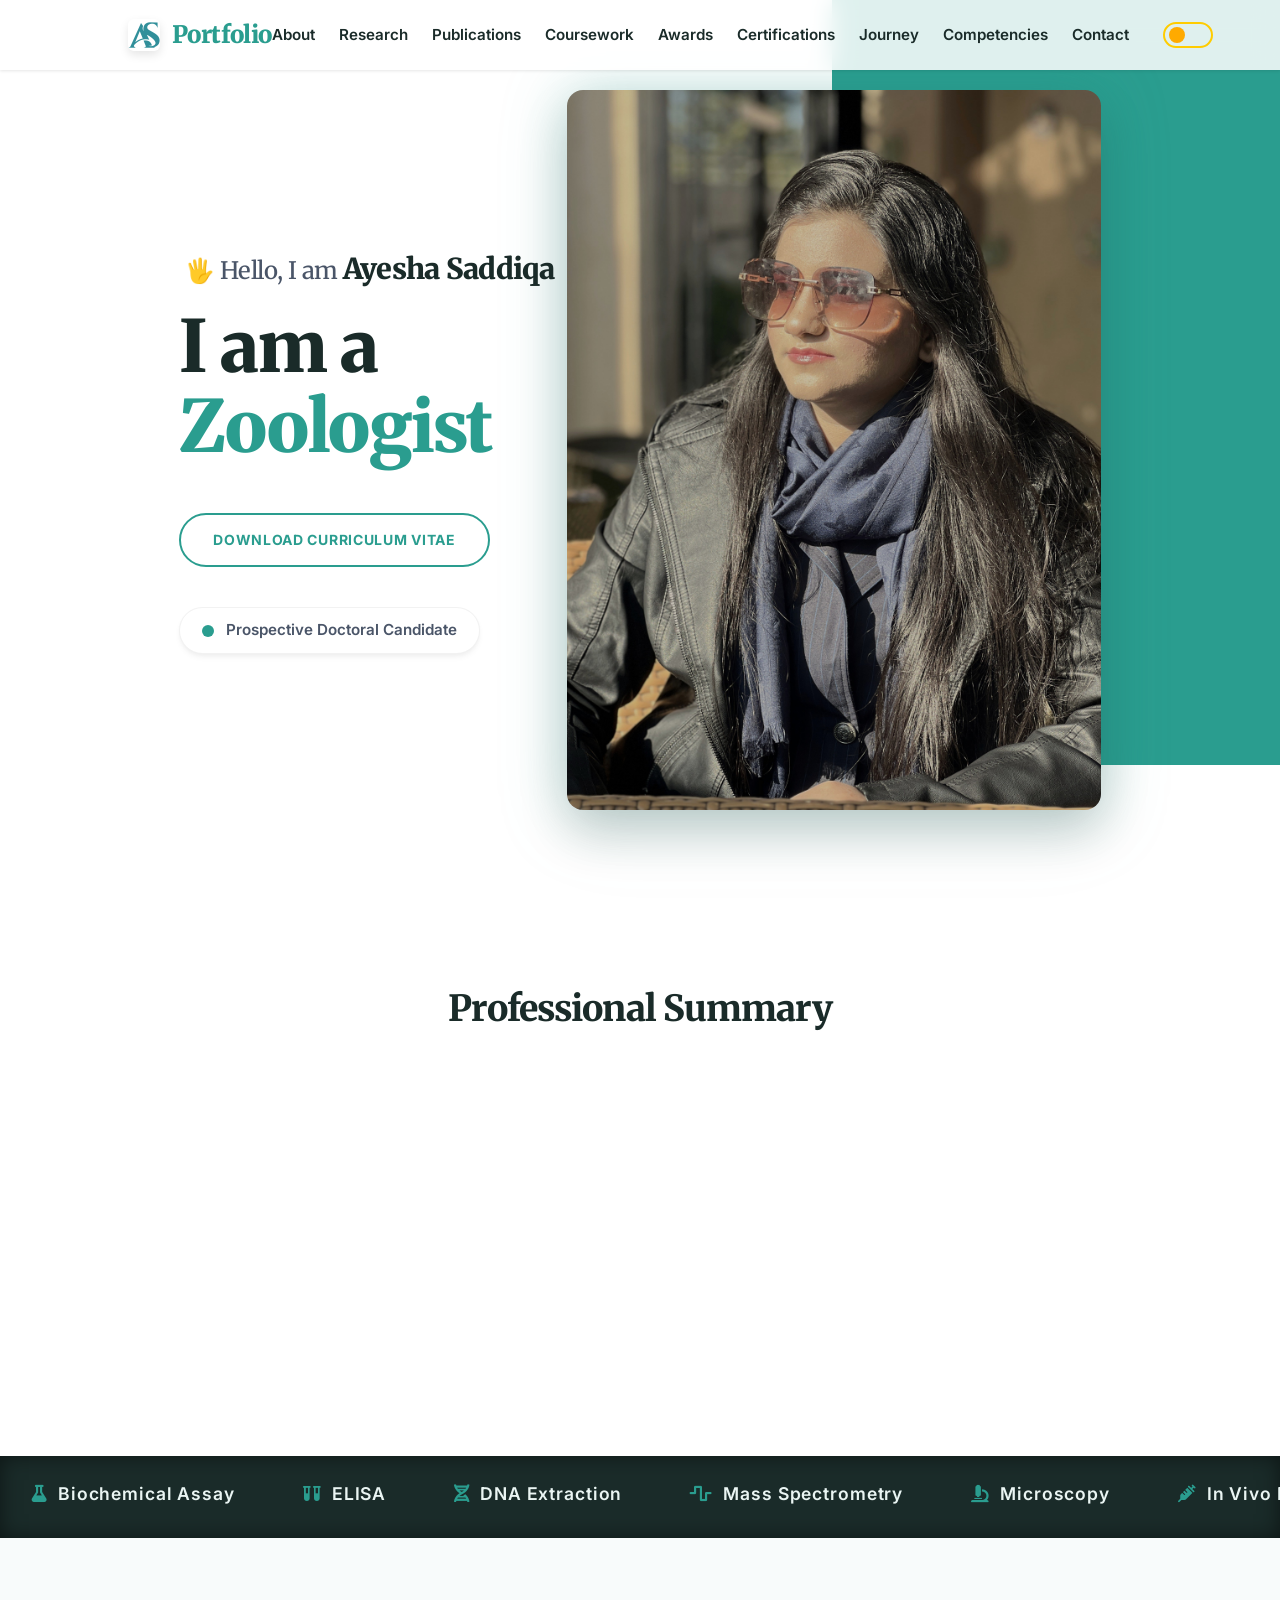
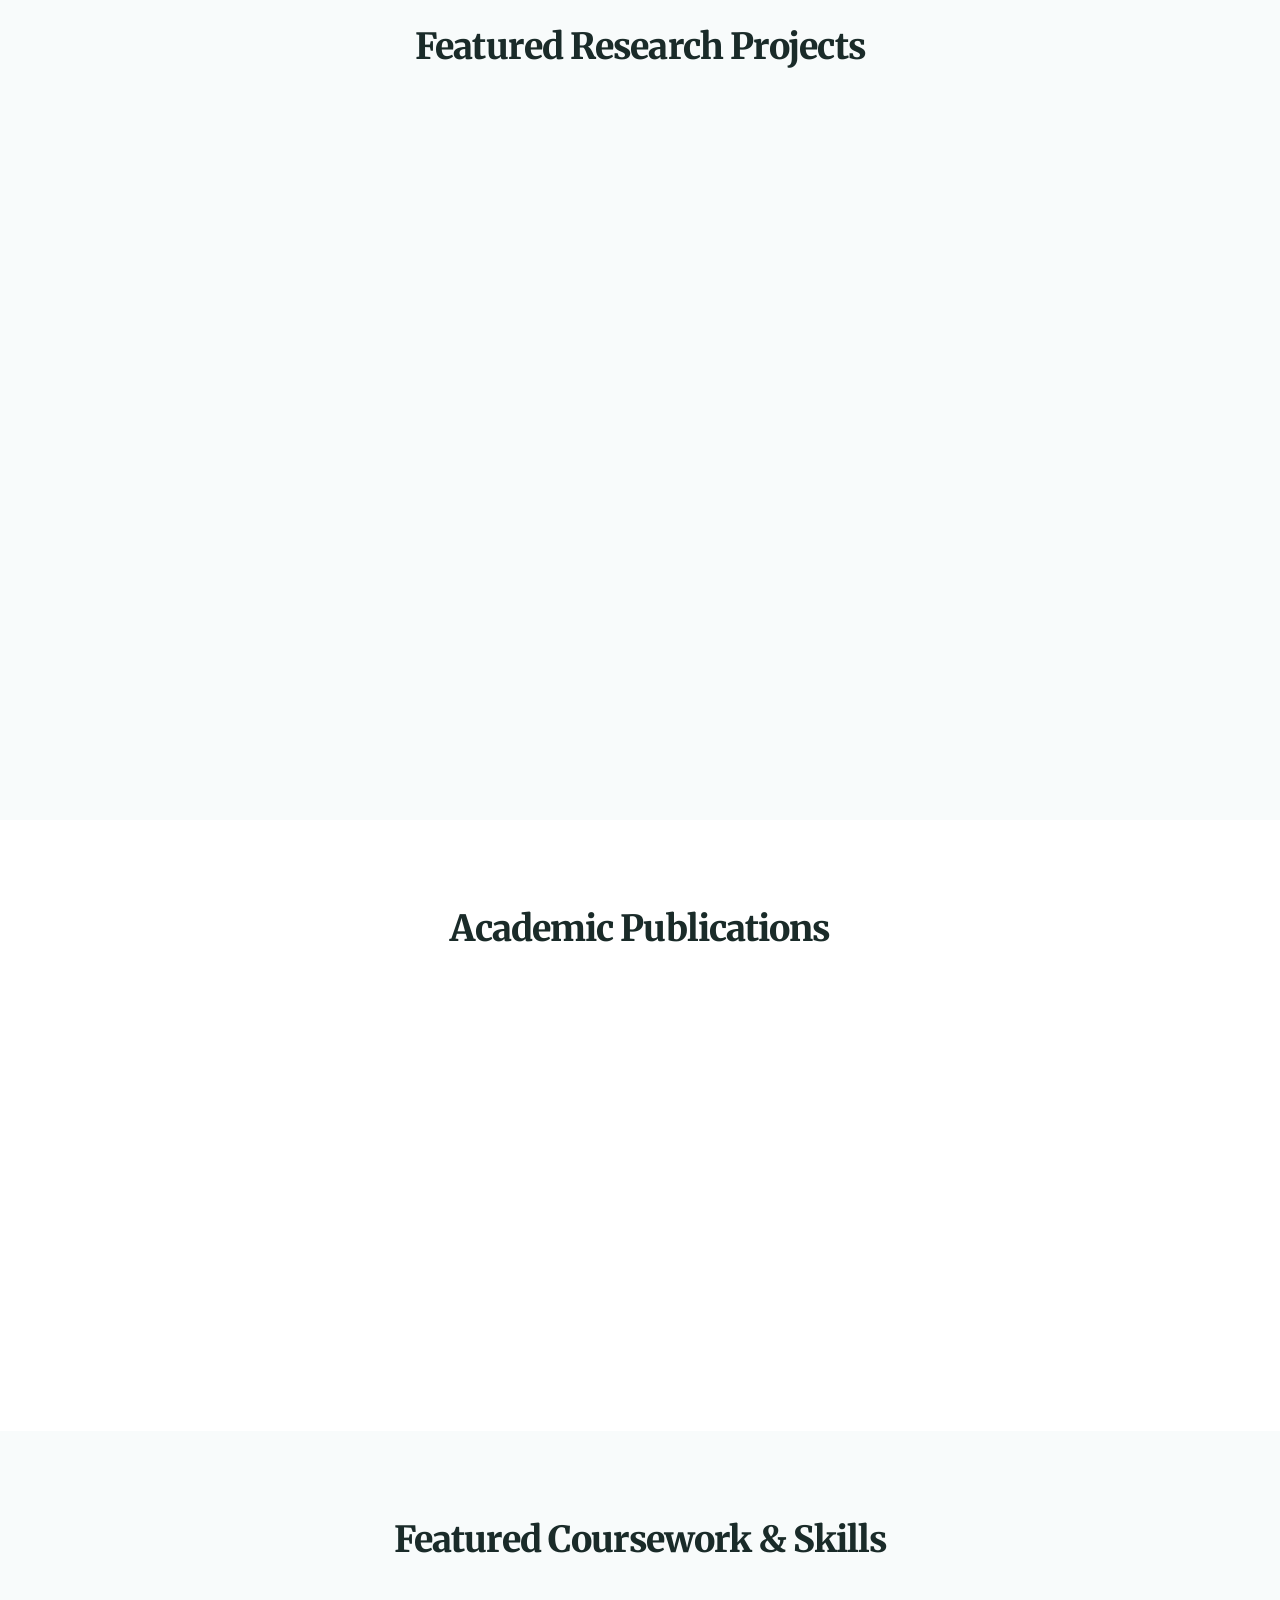
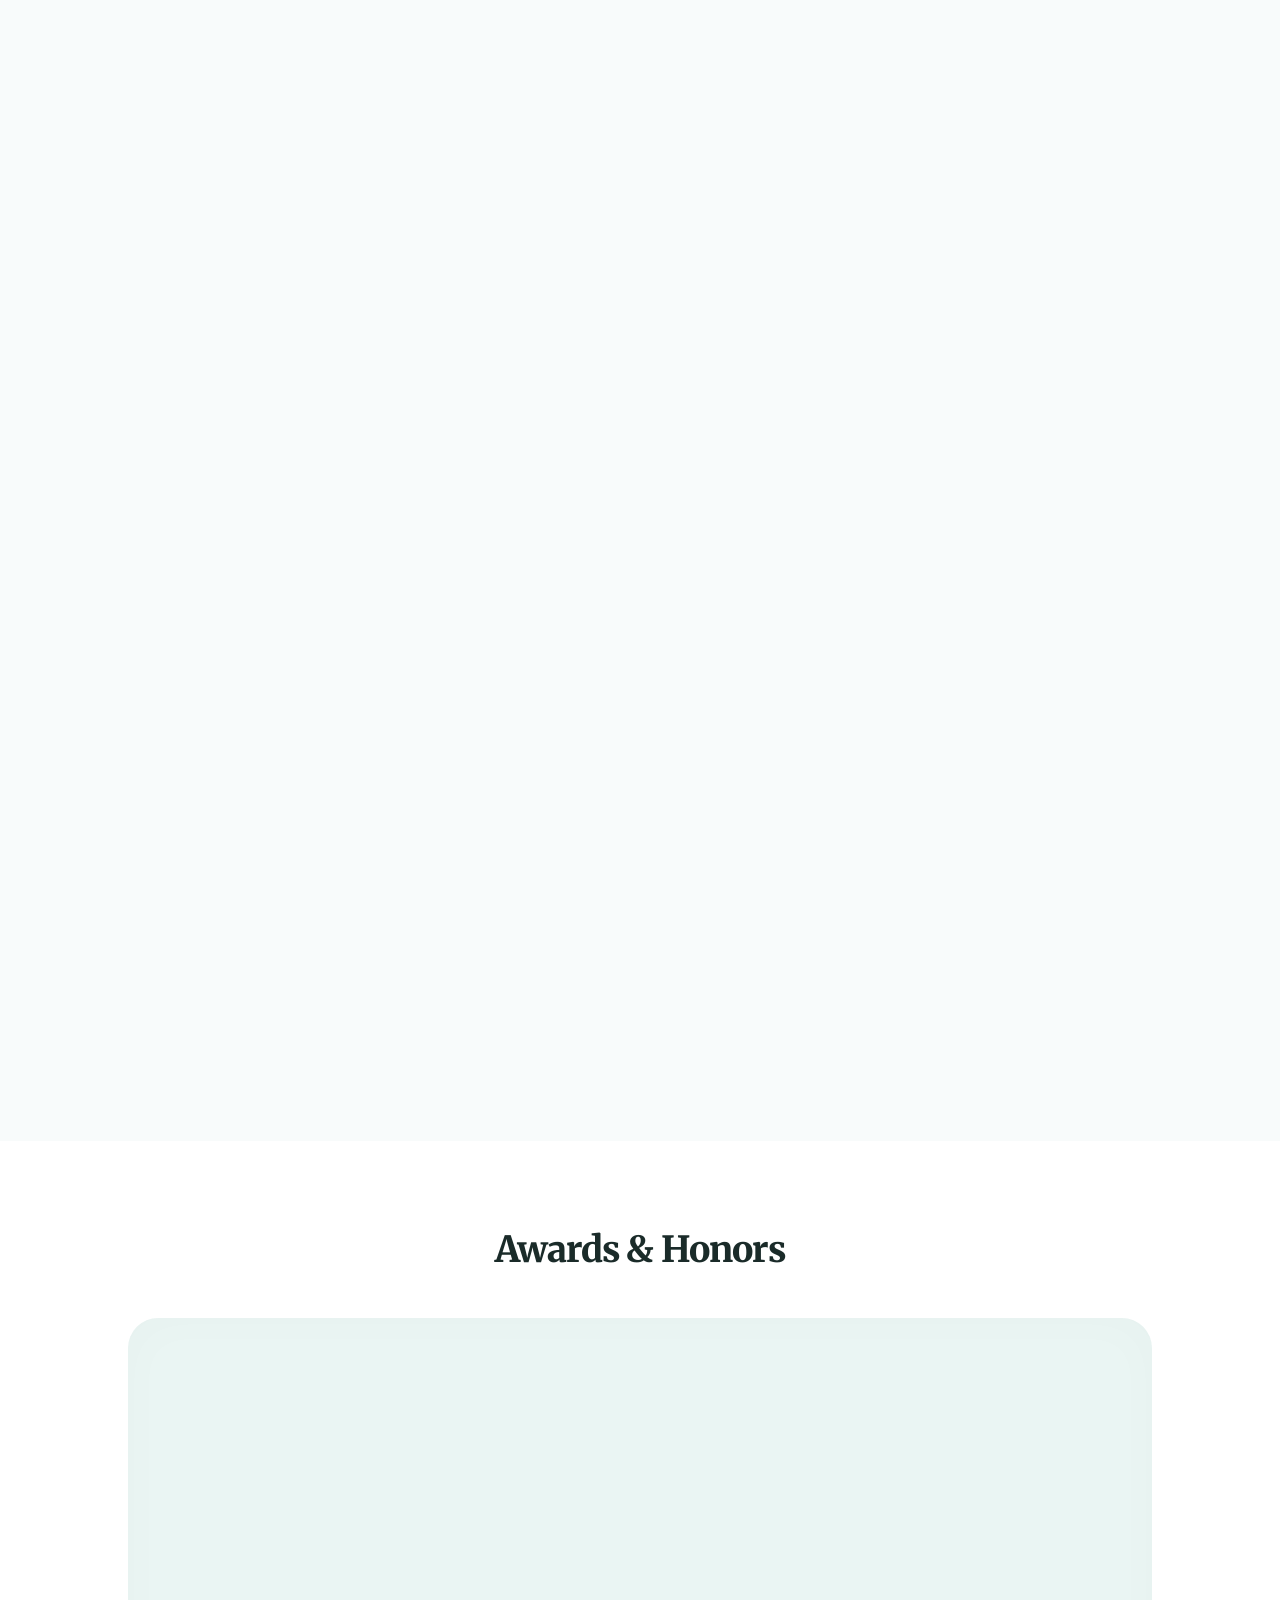
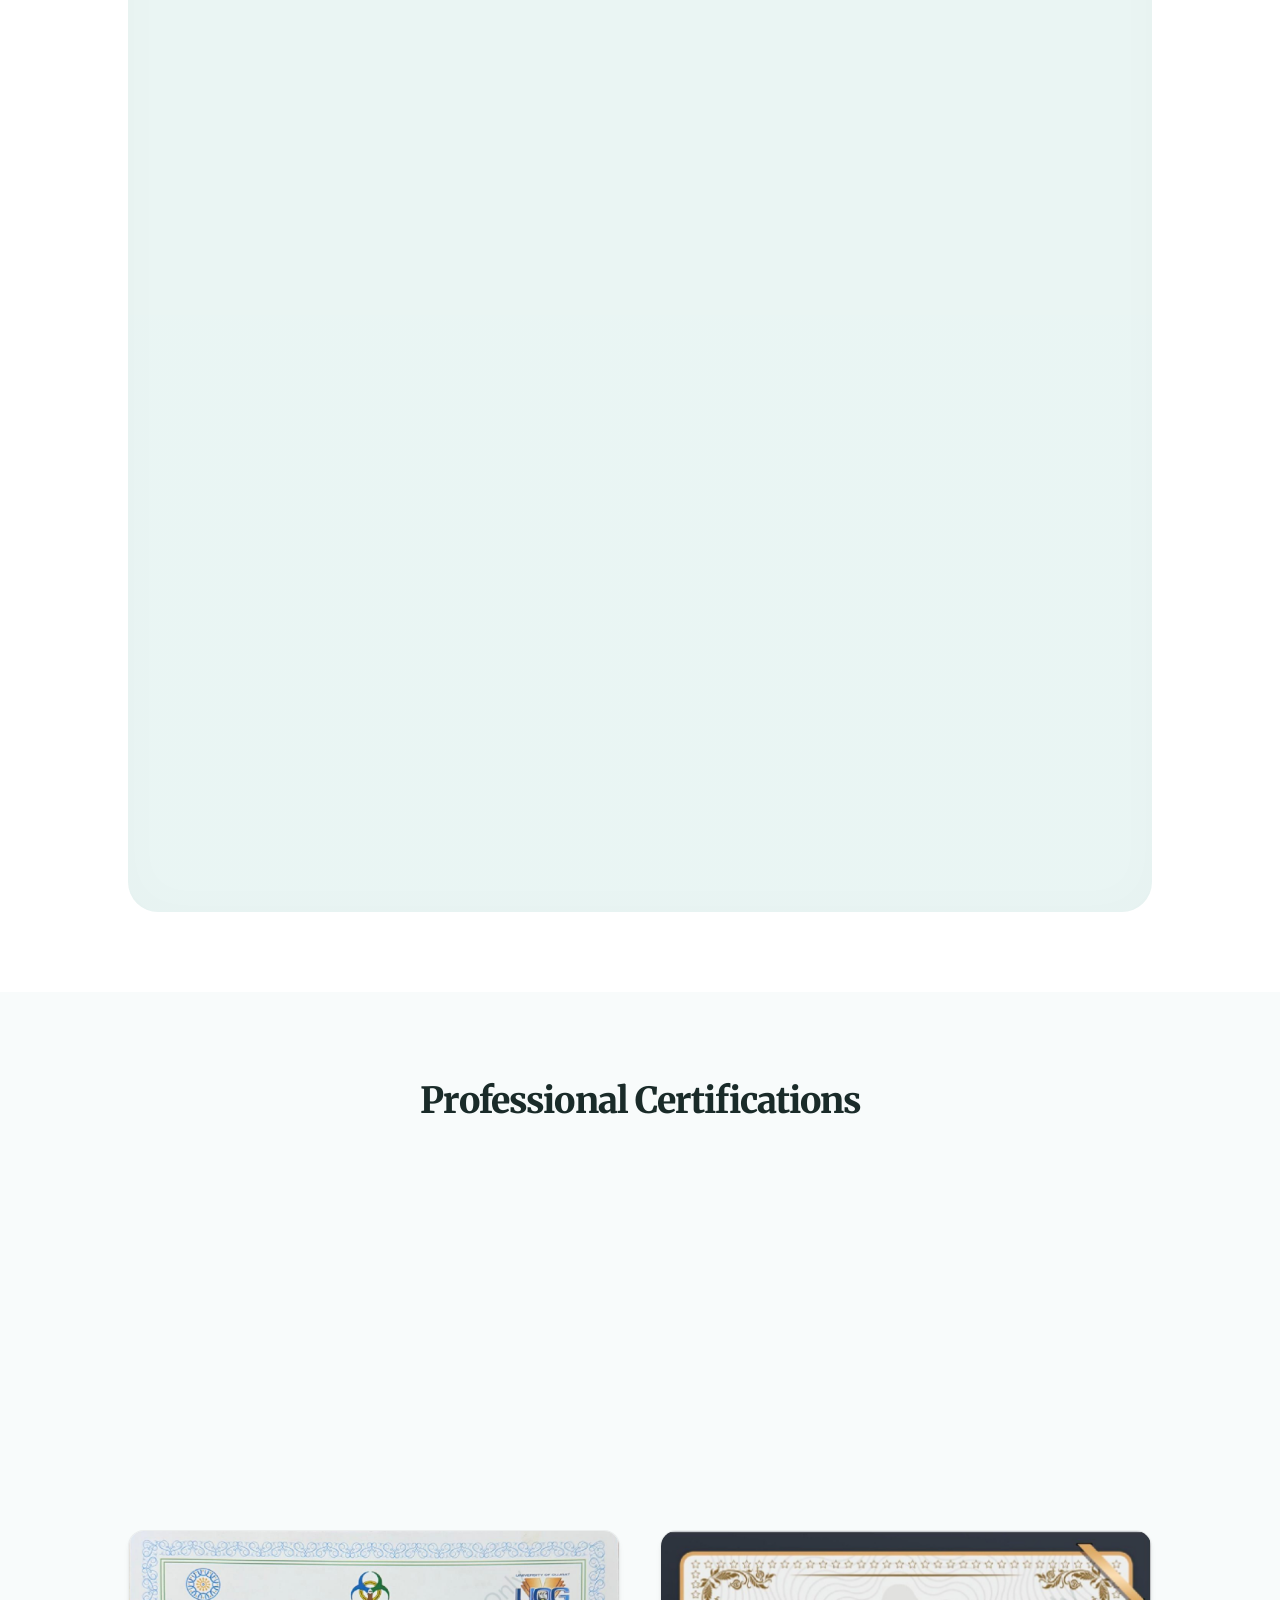
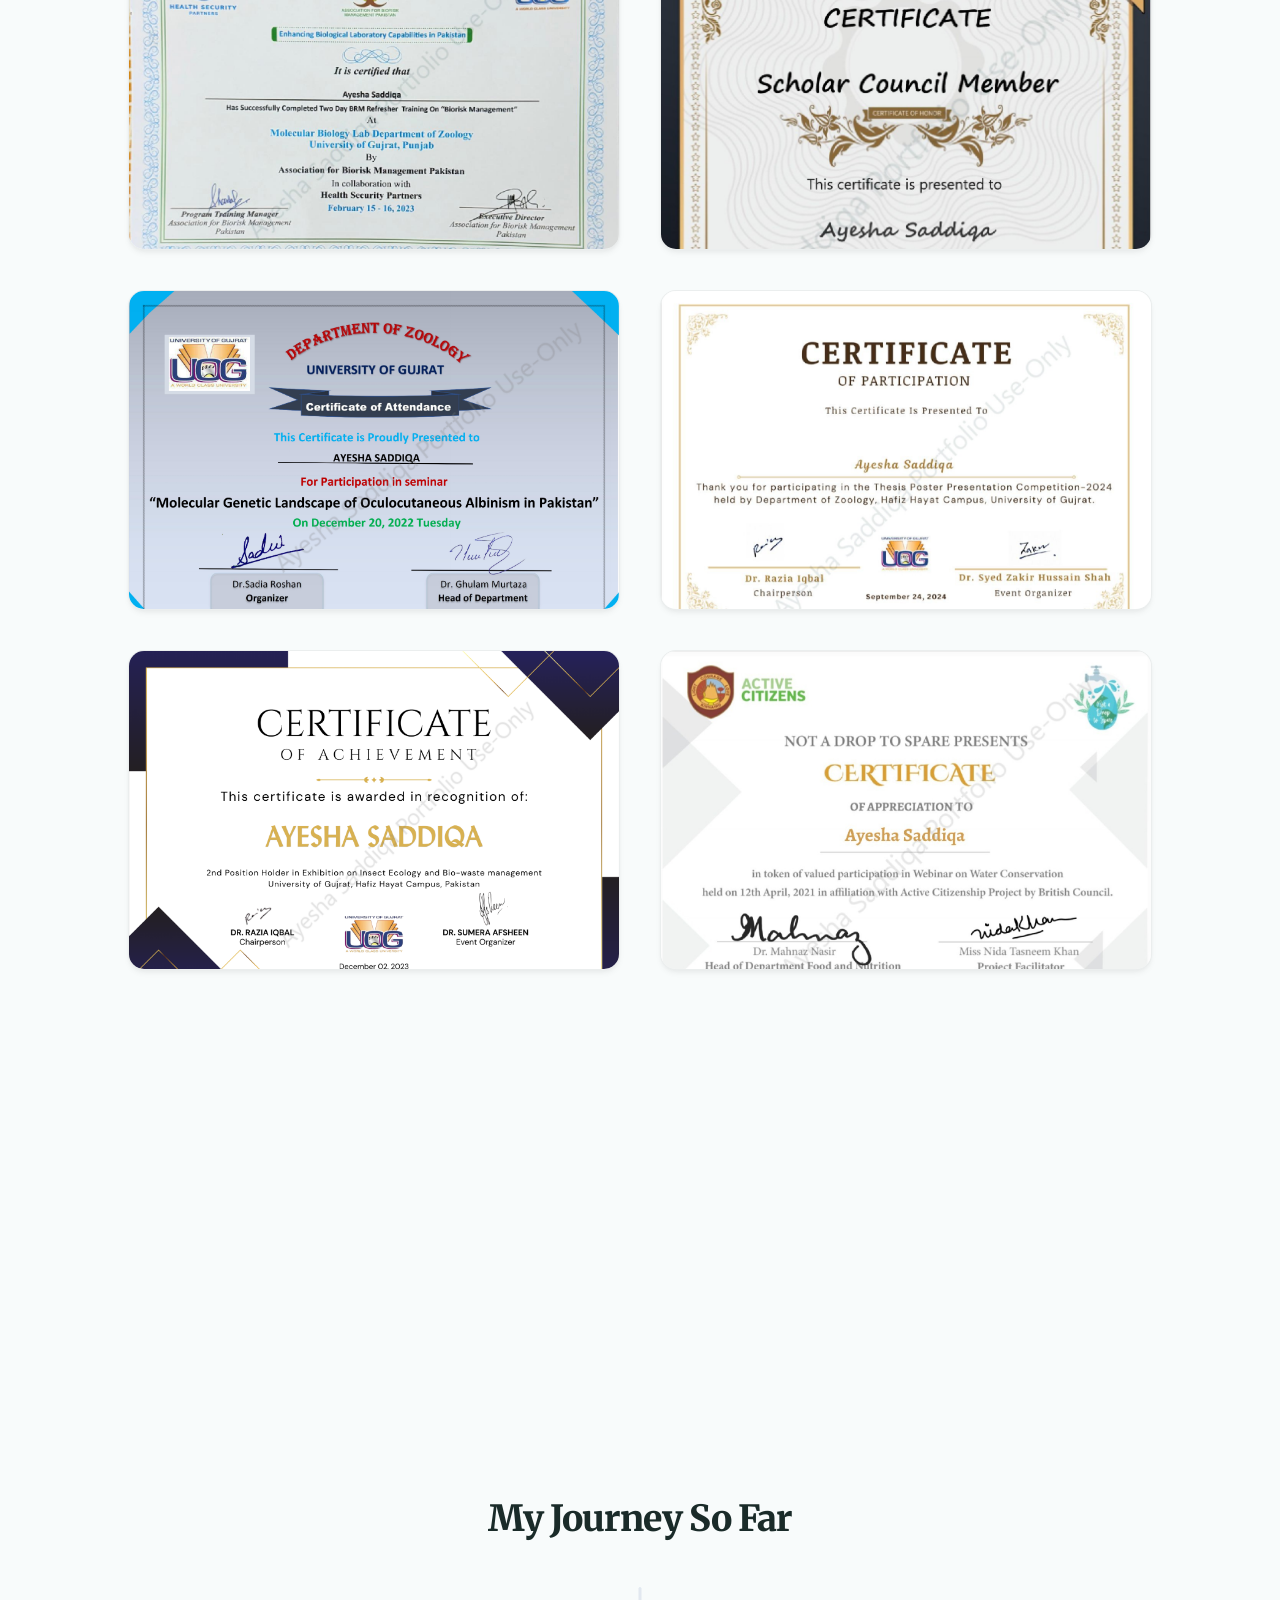
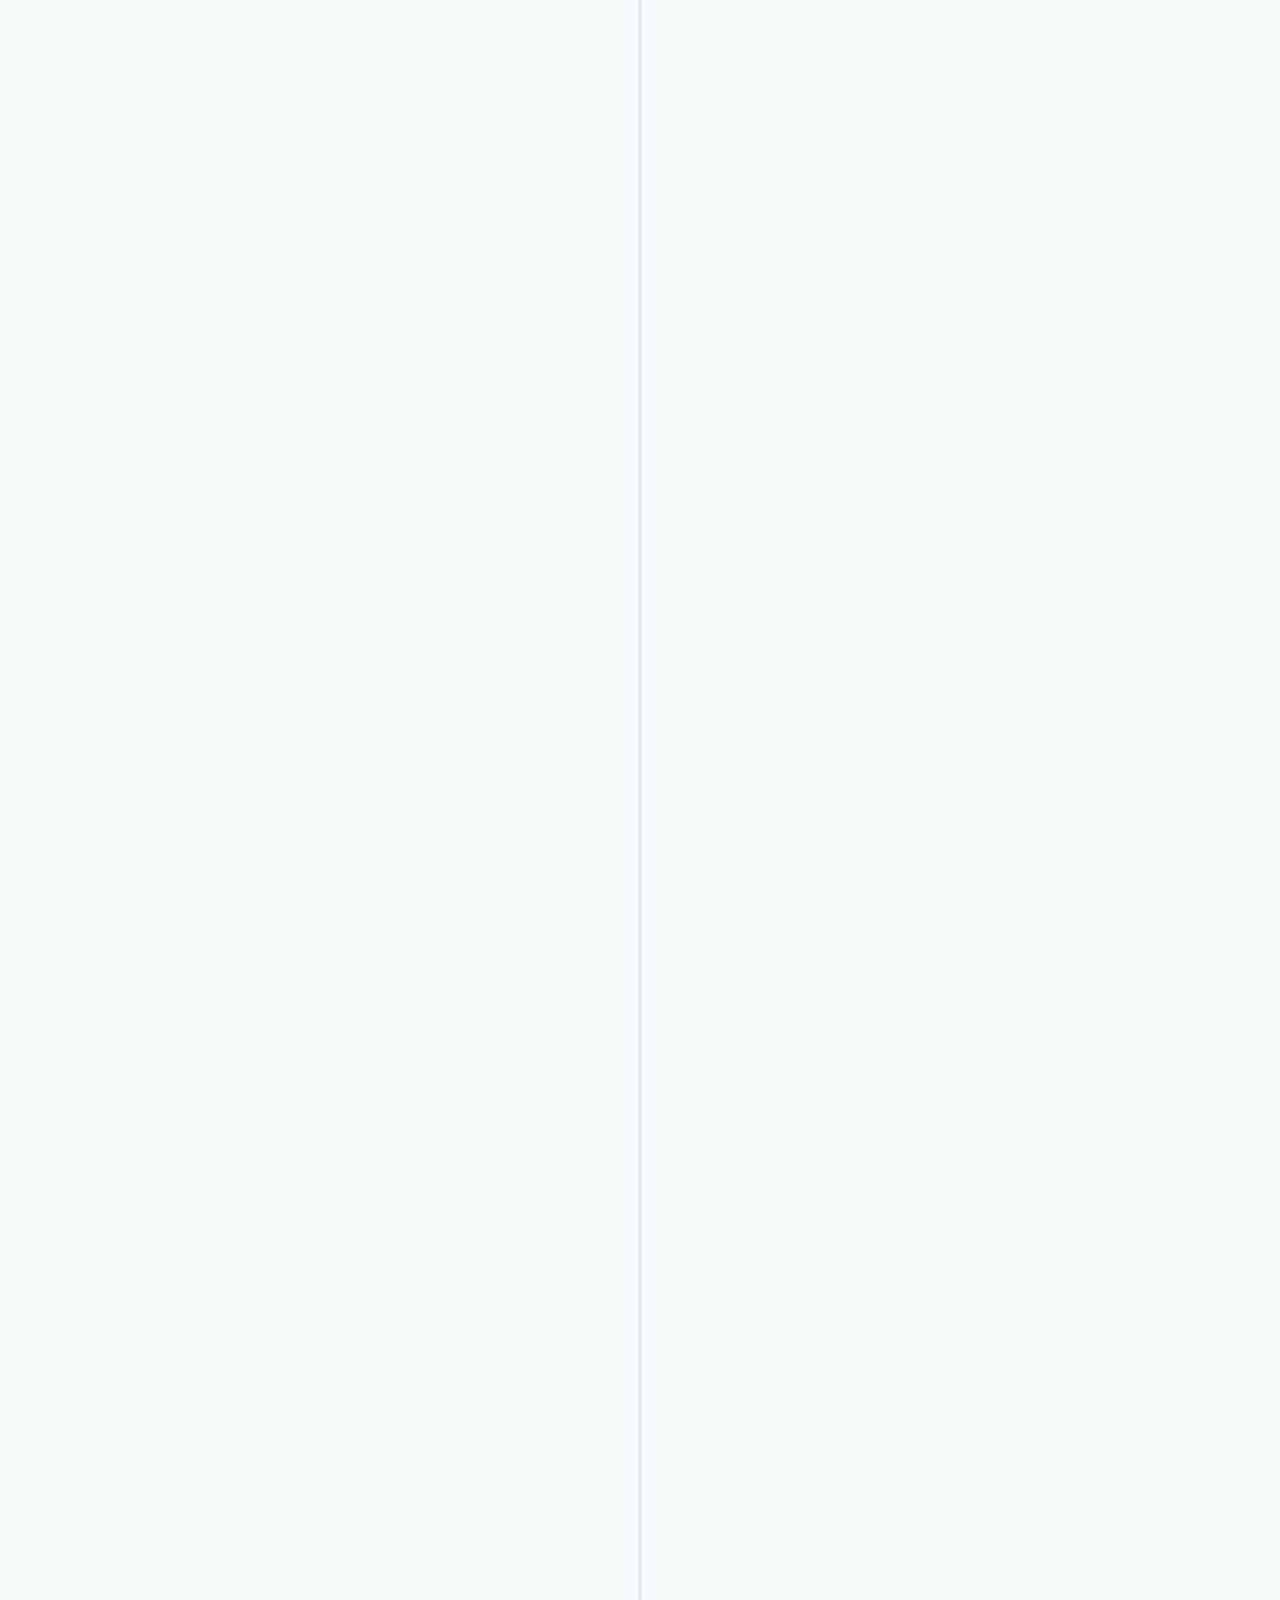
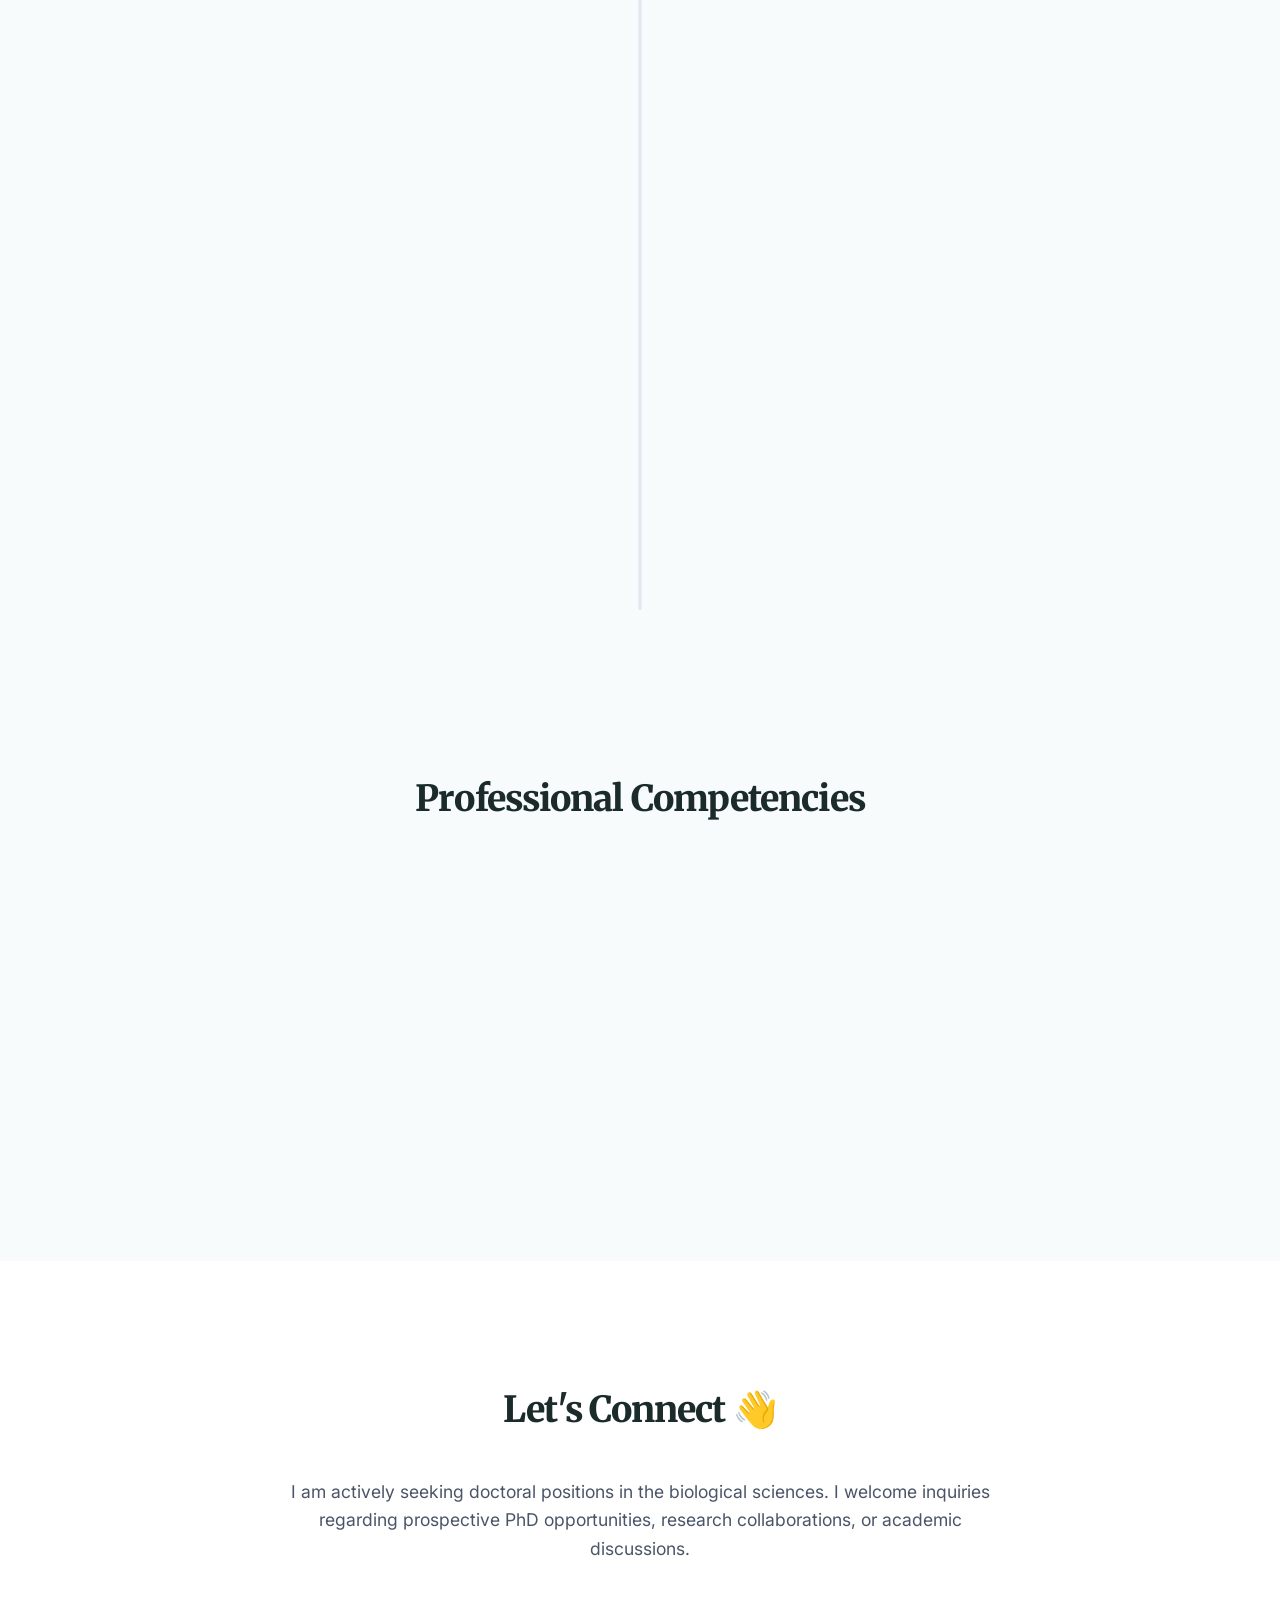
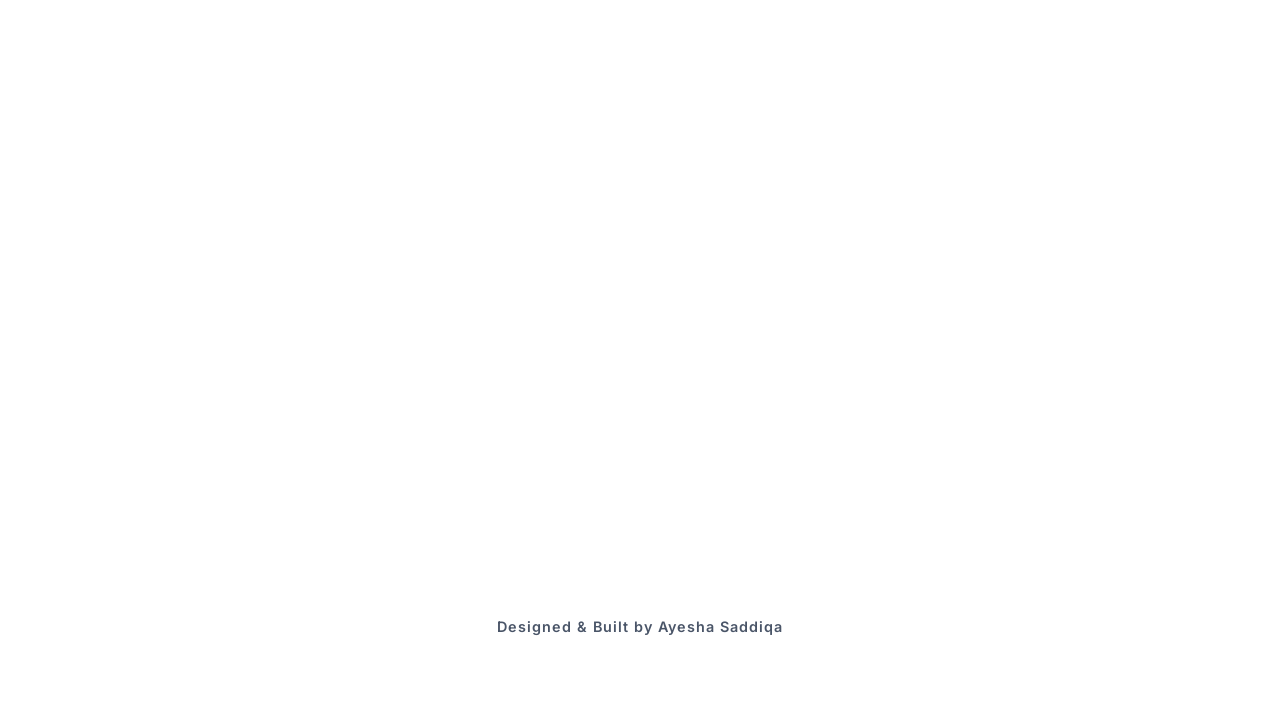
<file: index.html>
<!DOCTYPE html>
<html lang="en">
<head>
    <meta charset="UTF-8">
    <meta name="viewport" content="width=device-width, initial-scale=1.0">
    <meta name="description" content="Academic Portfolio of a Biologist & Zoologist specializing in physiology, immunology, and histology.">
    
    <meta property="og:title" content="Academic Portfolio | Biologist & Researcher">
    <meta property="og:description" content="MPhil Researcher specializing in animal physiology, histology, and immunology.">
    <meta property="og:image" content="URL.jpg">
    <meta property="og:type" content="website">

    <title>Ayesha Saddiqa | Biologist & Researcher</title>
    <link rel="icon" type="image/png" href="AS Portfolio Logo.png">
    <meta name="description" content="MPhil Biological Researcher specializing in animal physiology, histology, and toxicological assessments. View my academic portfolio and research projects.">
    
    <meta property="og:type" content="website">
    <meta property="og:title" content="Ayesha Saddiqa | Biological Researcher Portfolio">
    <meta property="og:description" content="MPhil Biological Researcher specializing in animal physiology, histology, and toxicological assessments.">
    <meta property="og:image" content="https://raw.githubusercontent.com/Ayesha-Saddiqa-Web/Portfolio/refs/heads/main/URL.jpg">

    <meta property="twitter:card" content="summary_large_image">
    <meta property="twitter:url" content="https://ayesha-saddiqa-web.github.io/Portfolio/">
    <meta property="twitter:title" content="Ayesha Saddiqa | Academic Portfolio">
    <meta property="twitter:description" content="Biological Sciences Researcher seeking PhD opportunities. Explore my academic journey, publications, and research projects.">
    <meta property="twitter:image" content="https://raw.githubusercontent.com/Ayesha-Saddiqa-Web/Portfolio/refs/heads/main/URL.jpg">
    
    <link rel="preconnect" href="https://fonts.googleapis.com">
    <link rel="preconnect" href="https://fonts.gstatic.com" crossorigin>
    <link href="https://fonts.googleapis.com/css2?family=Inter:wght@300;400;500;600;700&family=Merriweather:wght@300;400;700;900&display=swap" rel="stylesheet">
    
    <link rel="stylesheet" href="style.css">
    <link rel="stylesheet" href="https://cdnjs.cloudflare.com/ajax/libs/font-awesome/6.0.0/css/all.min.css">

        <meta charset="UTF-8">
    <title>Ayesha Saddiqa | Portfolio</title>

    <meta property="og:image" content="https://raw.githubusercontent.com/Ayesha-Saddiqa-Web/Portfolio/refs/heads/main/URL.jpg">
    <meta property="twitter:image" content="https://raw.githubusercontent.com/Ayesha-Saddiqa-Web/Portfolio/refs/heads/main/URL.jpg">
    <link rel="image_src" href="https://raw.githubusercontent.com/Ayesha-Saddiqa-Web/Portfolio/refs/heads/main/URL.jpg">

    <link rel="canonical" href="https://ayesha-saddiqa-web.github.io/Portfolio/">
</head>
<body>

    <div class="scroll-progress-container">
        <div class="scroll-progress-bar" id="myBar"></div>
    </div>

    <header>
        <nav aria-label="Main Navigation">
            <a href="index.html" class="logo">
    <img src="AS Portfolio Logo.png" alt="Logo" class="nav-logo-icon">
    Portfolio
</a>
            
            <button class="hamburger" id="hamburger" aria-label="Toggle menu" aria-expanded="false">
                <i class="fas fa-bars"></i>
            </button>

            <ul id="nav-links">
                <li><a href="#about">About</a></li>
                <li><a href="#projects">Research</a></li>
                <li><a href="#publications">Publications</a></li>
                <li><a href="#courses">Coursework</a></li>
                <li><a href="#awards">Awards</a></li>
                <li><a href="#certifications">Certifications</a></li>
                <li><a href="#journey">Journey</a></li>
                <li><a href="#skills">Competencies</a></li>
                <li><a href="#contact">Contact</a></li>
                
                <li class="theme-switch-wrapper">
                    <label class="theme-switch" for="checkbox" aria-label="Toggle Dark Mode">
                        <input type="checkbox" id="checkbox" />
                        <div class="slider round"></div>
                    </label>
                </li>
            </ul>
        </nav>
    </header>

    <main>
        <section id="hero">
            <div class="hero-bg-theme"></div>

            <div class="hero-container">
                <div class="hero-text-area">
                    <h2 class="hello-name"><span class="wave" role="img" aria-label="waving hand">🖐️</span> Hello, I am <span class="bold-name">Ayesha Saddiqa</span></h2>
                    
                    <h1 class="static-text">I am a <br>
                        <div class="text-slider" aria-hidden="true">
                            <span class="dynamic-text slide1-el active">Biologist</span>
                            <span class="dynamic-text slide2-el">Zoologist</span>
                        </div>
                    </h1>
                    
                <a href="CV.pdf" class="btn-outline" target="_blank" rel="noopener noreferrer" download>DOWNLOAD CURRICULUM VITAE</a>

                    <div class="phd-status">
                        <span class="green-dot"></span>
                        Prospective Doctoral Candidate
                    </div>
                </div>

                <div class="hero-image-area">
                    <div class="image-slider">
                        <img src="IMG_2584.JPG" alt="Portrait of Researcher in Laboratory" class="slide-img slide1-el active">
                        <img src="IMG_1.JPG" alt="Researcher conducting zoological fieldwork" class="slide-img slide2-el">
                    </div>
                </div>
            </div>
        </section>

        <section id="about">
            <h2>Professional Summary</Summary></h2>
            <div class="about-content fade-up">
                <p>Highly motivated life sciences researcher with an MPhil in Zoology and robust expertise at the intersection of immunology, pharmacology, and toxicology. My foundational research leverages in vivo models to evaluate the complex physiological impacts of therapeutic compounds. I bring a multidisciplinary edge to scientific inquiry, combining collaborative experience in molecular biology (CRISPR-Cas) and microbiology with advanced technical proficiencies in Python, rigorous biostatistical analysis, and scientific visual communication. Driven by a commitment to advancing human and animal health, I am actively seeking a funded PhD position where I can apply my versatile skill set to investigate complex biological systems and contribute to impactful discoveries across the life sciences.</p>
            </div>
        </section>

<div class="tech-marquee-wrapper">
            <div class="tech-marquee">
                <span><i class="fas fa-flask"></i> Biochemical Assay</span>
                <span><i class="fas fa-vials"></i> ELISA</span>
                <span><i class="fas fa-dna"></i> DNA Extraction</span>
                <span><i class="fas fa-wave-square"></i> Mass Spectrometry</span>
                <span><i class="fas fa-microscope"></i> Microscopy</span>
                <span><i class="fas fa-syringe"></i> In Vivo Dosing</span>
                <span><i class="fas fa-chart-area"></i> UV/VIS Spectroscopy</span>
                <span><i class="fas fa-ruler-combined"></i> Histomorphometry</span>
                <span><i class="fas fa-shield-halved"></i> Antioxidant Assay</span>
                <span><i class="fas fa-cut"></i> Microtomy</span>
                <span><i class="fas fa-droplet"></i> Hematological Assay</span>
                <span><i class="fas fa-bacterium"></i> Microbial Isolation & Characterization</span>
                <span><i class="fas fa-clone"></i> PCR</span>
                <span><i class="fas fa-filter"></i> Chromatography</span>
                <span><i class="fas fa-barcode"></i> Gel-Electrophoresis</span>
                <span><i class="fas fa-chart-line"></i> HPLC</span>
                <span><i class="fas fa-chart-simple"></i> GC/MS</span>
                <span><i class="fas fa-rss"></i> FTIR</span>
                <span><i class="fab fa-python"></i> Python Programming</span>
                <span><i class="fas fa-chart-pie"></i> SPSS Statistics</span>
                <span><i class="fas fa-palette"></i> Graphic Designing</span>
                <span><i class="fas fa-square-poll-vertical"></i> ANOVA & Mixed Models</span>

                <span aria-hidden="true"><i class="fas fa-flask"></i> Biochemical Assay</span>
                <span aria-hidden="true"><i class="fas fa-vials"></i> ELISA</span>
                <span aria-hidden="true"><i class="fas fa-dna"></i> DNA Extraction</span>
                <span aria-hidden="true"><i class="fas fa-wave-square"></i> Mass Spectrometry</span>
                <span aria-hidden="true"><i class="fas fa-microscope"></i> Microscopy</span>
                <span aria-hidden="true"><i class="fas fa-syringe"></i> In Vivo Dosing</span>
                <span aria-hidden="true"><i class="fas fa-chart-area"></i> UV/VIS Spectroscopy</span>
                <span aria-hidden="true"><i class="fas fa-ruler-combined"></i> Histomorphometry</span>
                <span aria-hidden="true"><i class="fas fa-shield-halved"></i> Antioxidant Assay</span>
                <span aria-hidden="true"><i class="fas fa-cut"></i> Microtomy</span>
                <span aria-hidden="true"><i class="fas fa-droplet"></i> Hematological Assay</span>
                <span aria-hidden="true"><i class="fas fa-bacterium"></i> Microbial Isolation & Characterization</span>
                <span aria-hidden="true"><i class="fas fa-clone"></i> PCR</span>
                <span aria-hidden="true"><i class="fas fa-filter"></i> Chromatography</span>
                <span aria-hidden="true"><i class="fas fa-barcode"></i> Gel-Electrophoresis</span>
                <span aria-hidden="true"><i class="fas fa-chart-line"></i> HPLC</span>
                <span aria-hidden="true"><i class="fas fa-chart-simple"></i> GC/MS</span>
                <span aria-hidden="true"><i class="fas fa-rss"></i> FTIR</span>
                <span aria-hidden="true"><i class="fab fa-python"></i> Python Programming</span>
                <span aria-hidden="true"><i class="fas fa-chart-pie"></i> SPSS Statistics</span>
                <span aria-hidden="true"><i class="fas fa-palette"></i> Graphic Designing</span>
                <span aria-hidden="true"><i class="fas fa-square-poll-vertical"></i> ANOVA & Mixed Models</span>
            </div>
        </div>

        <section id="projects">
            <h2>Featured Research Projects</h2>
            <div class="card-grid">
                
                <article class="card fade-up">
                    <a href="project11.html" class="card-link-wrapper">
                        <img src="A abstract .jpeg" alt="Image">
                        <div class="card-info">
                            <h3>Dose- and Time-Dependent Biphasic Modulation of Physiological Responses by Poppy Seed Supplementation in Rabbits</h3>
                            <div class="status-wrapper">
                                <span class="project-status-highlight pending-highlight">Status: Under Peer Review</span>
                                    <span class="project-status-highlight pending-highlight">MPhil Thesis Project</span>
                            </div>
                            <span class="read-more">Examine Research Details ➔</span>
                        </div>
                    </a>
                </article>

                <article class="card fade-up">
                    <a href="project12.html" class="card-link-wrapper">
                        <img src="a.y thesis 1.jpeg" alt="Image">
                        <div class="card-info">
                            <h3>Construction of Crispr-Cas9 Cassette for Bacterial Genome Insertion through Homologous Recombination</h3>
                            <div class="status-wrapper">
                            </div>
                            <span class="read-more">Examine Research Details ➔</span>
                        </div>
                    </a>
                </article>

                <article class="card fade-up">
                    <a href="project13.html" class="card-link-wrapper">
                        <img src="Abstract R.jpeg" alt="Image">
                        <div class="card-info">
                            <h3>A Multifaceted Investigation of Differential and Synergistic Effects of Ginger and Garlic Essential Oils on Rabbit Growth, Liver Redox Activity, and Immunity</h3>
                            <div class="status-wrapper">
                                <span class="project-status-highlight pending-highlight">Status: Under Peer Review</span>
                            </div>
                            <span class="read-more">Examine Research Details ➔</span>
                        </div>
                    </a>
                </article>

            </div>
        </section>

        <section id="publications">
            <h2>Academic Publications</h2>
            <div class="card-grid" style="max-width: 900px;">
                
                <article class="card pub-card fade-up">
                    <a href="https://link.springer.com/article/10.1007/s43450-025-00674-4" target="_blank" rel="noopener noreferrer">
                        <h3>Bridging the Gap Between Herbs and Pharmaceutics: The Science Behind Herbs’ Medicinal Properties and Potential in Modern Drugs</h3>
                        <p><em>Revista Brasileira de Farmacognosia-Brazilian Journal of Pharmacognosy</em>, (2025)</p>
                        <span class="status-badge" style="background-color: var(--primary);">Published</span>
                    </a>
                    <button class="btn-outline cite-btn" data-citation="Saddiqa, A., Yaseen, R., Hassan, M., Aftab, K., & Iqbal, R. (2025). Bridging the Gap Between Herbs and Pharmaceutics: The Science Behind Herbs’ Medicinal Properties and Potential in Modern Drugs. Revista Brasileira de Farmacognosia, 35(5), 861-877." style="margin-top: 20px; padding: 8px 20px; font-size: 0.85rem;">
                        <i class="fas fa-quote-right"></i> Copy Citation
                    </button>
                </article>

                <article class="card pub-card fade-up">
                    <a href="https://www.openveterinaryjournal.com/?mno=295020" target="_blank" rel="noopener noreferrer">
                        <h3>Ethanolic Chicory Leaf Extract Enhances Hematological Profile, Gut Microbiota, and Intestinal Morphology in Rabbits</h3>
                        <p><em>Open Veterinary Journal</em>, (2026)</p>
                        <span class="status-badge" style="background-color: var(--primary);">Published</span>
                    </a>
                    <button class="btn-outline cite-btn" data-citation="Hassan M, Saddiqa A, Iqbal R, Yaseen R, Aftab K. Ethanolic chicory leaf extract enhances hematological profile, gut microbiota, and intestinal morphology in rabbits. Open Vet. J.. 2026; 16(4): 2299-2312. doi:10.5455/OVJ.2026.v16.i4.30." style="margin-top: 20px; padding: 8px 20px; font-size: 0.85rem;">
                        <i class="fas fa-quote-right"></i> Copy Citation
                    </button> 
                </article>

            </div>
        </section>

<section id="courses">
            <h2>Featured Coursework & Skills</h2>
            <div class="homepage-courses-wrapper">
                
                <div class="course-column fade-up">
                    <h3 class="column-title">Formal Degree Coursework</h3>
                    <a href="courses.html#course-acad1" class="mini-course-row"><i class="fas fa-brain"></i><div><h4>Advanced Physiology</h4><p>MPhil Level Coursework</p></div></a>
                    <a href="courses.html#course-acad2" class="mini-course-row"><i class="fas fa-droplet"></i><div><h4>Hematology</h4><p>MPhil Level Coursework</p></div></a>
                    <a href="courses.html#course-acad3" class="mini-course-row"><i class="fas fa-wave-square"></i><div><h4>Proteomics</h4><p>MPhil Level Coursework</p></div></a>
                    <a href="courses.html#course-acad4" class="mini-course-row"><i class="fas fa-leaf"></i><div><h4>Environmental Sciences</h4><p>MPhil & MSc Level Coursework</p></div></a>
                    <a href="courses.html#course-acad5" class="mini-course-row"><i class="fas fa-chart-bar"></i><div><h4>Basic and Applied Biostatistics</h4><p>MSc & MPhil Level Coursework</p></div></a>
                    <a href="courses.html#course-acad6" class="mini-course-row"><i class="fas fa-atom"></i><div><h4>Cell and Molecular Biology<p>MSc Level Coursework</p></div></a>
                    <a href="courses.html#course-acad5" class="mini-course-row"><i class="fas fa-bacterium"></i><div><h4>Microbiology<p>MSc Level Coursework</p></div></a>
                    <a href="courses.html#course-acad6" class="mini-course-row"><i class="fas fa-bug"></i><div><h4>Applied Entomology</h4><p>MSc Level Coursework</p></div></a>
                </div>

                <div class="course-column fade-up" style="transition-delay: 0.2s;">
                    <h3 class="column-title">Independent Technical Training</h3>
                    <a href="courses.html#course-tech1" class="mini-course-row"><i class="fab fa-python"></i><div><h4>Python Programming</h4><p>Data & Workflow Automation</p></div></a>
                    <a href="courses.html#course-tech2" class="mini-course-row"><i class="fas fa-palette"></i><div><h4>Graphic Designing</h4><p>Scientific Illustration</p></div></a>
                    <a href="courses.html#course-tech3" class="mini-course-row"><i class="fas fa-biohazard"></i><div><h4>Training on Bio-risk Management</h4><p>Computational Analysis</p></div></a>
                    <a href="courses.html#course-tech4" class="mini-course-row"><i class="fas fa-virus-slash"></i><div><h4>Let's Break the Chain of COVID-19 Infection</h4><p>Outbreak Control</p></div></a>
                </div>

            </div>
            <div style="text-align: center; margin-top: 40px;">
                <a href="courses.html" class="btn-outline fade-up">VIEW FULL SYLLABI</a>
            </div>
        </section>

        <section id="awards">
            <h2>Awards & Honors</h2>
            <div class="awards-canvas">
                <div class="award-card corner-left fade-up">
                    <img src="MSc merit certificate.jpeg" alt="MSc Merit Certificate" class="award-img">
                    <div class="award-text">
                        <h3>MSc Merit Certificate</h3>
                        <p class="award-date">Awarded 2024</p>
                        <p>Awarded for outstanding academic performance, rigorous laboratory work, and overall excellence.</p>
                    </div>
                </div>
                <div class="award-card corner-right fade-up">
                    <div class="pending-award-img"><i class="fas fa-user-graduate"></i><p>Certificate Pending</p></div>
                    <div class="award-text">
                        <h3>MPhil Merit Award</h3>
                        <p class="award-date">2026 (Official Document Pending)</p>
                        <p>Recognized for exceptional research and academic achievements during my MPhil in Zoology.</p>
                    </div>
                </div>
            </div>
        </section>

        <section id="certifications">
            <h2>Professional Certifications</h2>
            <div class="cert-modern-grid">
                <div class="cert-card fade-up"><img src="IELTS SCORE.jpeg" alt="Certificate 1" class="cert-img"><div class="cert-overlay"><div class="cert-text"><h4>IELTS English Proficiency</h4><p>Overall Band Score: 6.5</p></div></div></div>
                <div class="cert-card fade-up"><img src="myImage.jpg" alt="Certificate 2" class="cert-img"><div class="cert-overlay"><div class="cert-text"><h4>MCE Webinar on Making Cell Therapy Affordable and Accessible: Off-the-Shelf CAR γδT Cells Generated
Using CRISPR/AAV</h4><p>2025</p></div></div></div>
                <div class="cert-card fade-up"><img src="myImage (8).jpg" alt="Certificate 3" class="cert-img"><div class="cert-overlay"><div class="cert-text"><h4>Biorisk Management Training</h4><p>2023</p></div></div></div>
                <div class="cert-card fade-up"><img src="myImage (6).jpg" alt="Certificate 4" class="cert-img"><div class="cert-overlay"><div class="cert-text"><h4>Honor Certificate</h4><p>Scholar Council Member</p></div></div></div>
                <div class="cert-card fade-up"><img src="myImage (3).jpg" alt="Certificate 5" class="cert-img"><div class="cert-overlay"><div class="cert-text"><h4> Seminar on Molecular Genetic Landscape of Oculocutaneous Albinism</h4><p>2022</p></div></div></div>
                <div class="cert-card fade-up"><img src="myImage (5).jpg" alt="Certificate 6" class="cert-img"><div class="cert-overlay"><div class="cert-text"><h4>Participation in Thesis Poster Presentation Competition</h4><p>2024</p></div></div></div>
                <div class="cert-card fade-up"><img src="myImage 10.png" alt="Certificate 6" class="cert-img"><div class="cert-overlay"><div class="cert-text"><h4>Certificate of Achievement for Exhibition on Insect Ecology & Bio-waste Management</h4><p>2023</p></div></div></div>
                <div class="cert-card fade-up"><img src="myImage (7).jpg" alt="Certificate 6" class="cert-img"><div class="cert-overlay"><div class="cert-text"><h4> Webinar on Water Conservation</h4><p>Active Citizenship Project by British Council</p></div></div></div>
                <div class="cert-card fade-up"><img src="myImage (9).jpg" alt="Certificate 6" class="cert-img"><div class="cert-overlay"><div class="cert-text"><h4>Revamped Scientific Outlook of 21st Century 2023</h4><p>2nd International Conference of Sciences</p></div></div></div>
                <div class="cert-card fade-up"><img src="myImage (4).jpg" alt="Certificate 6" class="cert-img"><div class="cert-overlay"><div class="cert-text"><h4>Let’s Break the Chain of COVID-19 Infection</h4><p>2020</p></div></div></div>
            </div>
        </section>

        <section id="journey">
            <h2>My Journey So Far</h2>
            <div class="timeline">
                <div class="timeline-item right fade-up"><div class="timeline-date">2026</div><div class="timeline-dot"></div><div class="timeline-content"><h3>Enrolled in Python programming course</h3><p>Currently learning Python for data analysis in life sciences.</p></div></div>
                <div class="timeline-item left fade-up"><div class="timeline-content"><h3>Research assistant</h3><p>Laboratory of Animal physiology, Hematology & Immunology, Department of Zoology, University of Gujrat.</p></div><div class="timeline-dot"></div><div class="timeline-date">2024 - Present</div></div>
                <div class="timeline-item right fade-up"><div class="timeline-date">2023 - 2024</div><div class="timeline-dot"></div><div class="timeline-content"><h3>Ecommerce business owner & marketing manager</h3><p>Marketing and selling of beauty products.</p></div></div>
                <div class="timeline-item left fade-up"><div class="timeline-content"><h3>Course on Ecommerce and marketing strategy</h3><p>To gain knowledge of brand development & selling products.</p></div><div class="timeline-dot"></div><div class="timeline-date">2023</div></div>
                <div class="timeline-item right fade-up"><div class="timeline-date">2022 - 2024</div><div class="timeline-dot"></div><div class="timeline-content"><h3>MPhil in Zoology</h3><p>Conducted rigorous thesis research exploring mechanistic pathways.</p></div></div>
                <div class="timeline-item left fade-up"><div class="timeline-content"><h3>Diploma in Graphic designing</h3><p>Visual storytelling, branding, print and digital design solutions.</p></div><div class="timeline-dot"></div><div class="timeline-date">2021</div></div>
                <div class="timeline-item right fade-up"><div class="timeline-date">2020 - 2023</div><div class="timeline-dot"></div><div class="timeline-content"><h3>Worked as a Freelancer</h3><p>Provided specialized scientific content writing services as an independent professional.</p></div></div>
                <div class="timeline-item left fade-up"><div class="timeline-content"><h3>MSc in Zoology</h3><p>Advanced study and research in animal cell & molecular; physiology, microbiology, bioinformatics, insect ecology, biostatistics and biochemistry.</p></div><div class="timeline-dot"></div><div class="timeline-date">2019-2021</div></div>
                <div class="timeline-item right fade-up"><div class="timeline-date">2018-2019</div><div class="timeline-dot"></div><div class="timeline-content"><h3>Subject Teacher</h3><p>Taught Biology & Chemistry in Dar-e-Arqam School Kharian.</p></div></div>
                <div class="timeline-item left fade-up"><div class="timeline-content"><h3>BSc in Zoology, Botany & Psychology</h3><p>Built a Strong foundation in biological and psychological sciences.</p></div><div class="timeline-dot"></div><div class="timeline-date">2016 - 2018</div></div>
            </div>
        </section>

        <section id="skills">
            <h2>Professional Competencies</h2>
            <div class="skills-container fade-up">
                <div class="skill-box"><div class="skill-info"><span class="skill-name"><i class="fas fa-users"></i> Team Work</span><span class="skill-percent">95%</span></div><div class="skill-bar"><div class="skill-fill" data-width="95%"></div></div></div>
                <div class="skill-box"><div class="skill-info"><span class="skill-name"><i class="fas fa-microscope"></i> Laboratory Work</span><span class="skill-percent">85%</span></div><div class="skill-bar"><div class="skill-fill" data-width="85%"></div></div></div>
                <div class="skill-box"><div class="skill-info"><span class="skill-name"><i class="fas fa-chart-line"></i> Statistics</span><span class="skill-percent">80%</span></div><div class="skill-bar"><div class="skill-fill" data-width="80%"></div></div></div>
                <div class="skill-box"><div class="skill-info"><span class="skill-name"><i class="fas fa-leaf"></i> Field Work</span><span class="skill-percent">80%</span></div><div class="skill-bar"><div class="skill-fill" data-width="80%"></div></div></div>
                <div class="skill-box"><div class="skill-info"><span class="skill-name"><i class="fas fa-laptop-code"></i> Computer Skills</span><span class="skill-percent">75%</span></div><div class="skill-bar"><div class="skill-fill" data-width="75%"></div></div></div>
                <div class="skill-box"><div class="skill-info"><span class="skill-name"><i class="fas fa-language"></i> English (IELTS 6.5)</span><span class="skill-percent">72%</span></div><div class="skill-bar"><div class="skill-fill" data-width="72%"></div></div></div>
                <div class="skill-box full-width-skill"><div class="skill-info"><span class="skill-name"><i class="fas fa-crown"></i> Leadership</span><span class="skill-percent">90%</span></div><div class="skill-bar"><div class="skill-fill" data-width="90%"></div></div></div>
            </div>
        </section>

<section id="contact">
            <h2>Let's Connect <span class="wave">👋</span></h2>
            <p class="contact-subtext">I am actively seeking doctoral positions in the biological sciences. I welcome inquiries regarding prospective PhD opportunities, research collaborations, or academic discussions.</p>
            
            <div class="contact-container fade-up">
                
                <div class="contact-info-box">
                    <div class="info-item"><i class="fas fa-map-marker-alt"></i><div><h4>Location</h4><p>Gujrat, Pakistan</p></div></div>
                    <div class="info-item"><i class="fas fa-envelope"></i><div><h4>Email</h4><p><a href="mailto:ayesha.azeem125@gmail.com">ayesha.azeem125@gmail.com</a></p></div></div>
                    <div class="info-item"><i class="fas fa-phone-alt"></i><div><h4>Phone</h4><p><a href="tel:+923087220863">+92 308 7220863</a></p></div></div>
                    
                    <div class="social-icons-left">
                        <a href="www.linkedin.com/in/ayesha-saddiqa-researcher" target="_blank" aria-label="LinkedIn"><i class="fab fa-linkedin-in"></i></a>
                        <a href="https://scholar.google.com/citations?hl=en&authuser=2&user=f3Ahf2MAAAAJ" target="_blank" aria-label="Google Scholar"><i class="fas fa-graduation-cap"></i></a>
                        <a href="https://orcid.org/0009-0007-4302-9873" target="_blank" aria-label="ORCID"><i class="fab fa-orcid"></i></a>
                        <a href="https://www.researchgate.net/profile/Ayesha-Saddiqa-17?ev=hdr_xprf" target="_blank" aria-label="ResearchGate" target="_blank" aria-label="ResearchGate"><i class="fab fa-researchgate"></i></a>
                    </div>
                </div>

                <div class="contact-form-box">
                    <form action="https://formspree.io/f/mqegplpk" method="POST">
                        <div class="input-group">
                            <input type="text" name="name" placeholder="Your Name" required>
                            <input type="email" name="email" placeholder="Your Email" required>
                        </div>
                        <input type="text" name="subject" class="full-width" placeholder="Subject" required>
                        <textarea name="message" rows="6" placeholder="Your Message" required></textarea>
                        
                        <button type="submit" class="btn-submit">
                            Send Message <i class="fas fa-paper-plane"></i>
                        </button>
                    </form>
                </div>

            </div> <p class="footer-credit">Designed & Built by Ayesha Saddiqa</p>

        </section>

</main>

<button id="scrollToTopBtn" aria-label="Scroll to top of page" title="Go to top">
    <i class="fas fa-chevron-up" aria-hidden="true"></i>
</button>

<div id="cert-modal" class="modal-overlay">
    <span class="close-modal">&times;</span>
    <img class="modal-content" id="modal-img">
    <div id="modal-caption"></div>
</div>

<script src="script.js"></script>
</body>
</html>
</file>
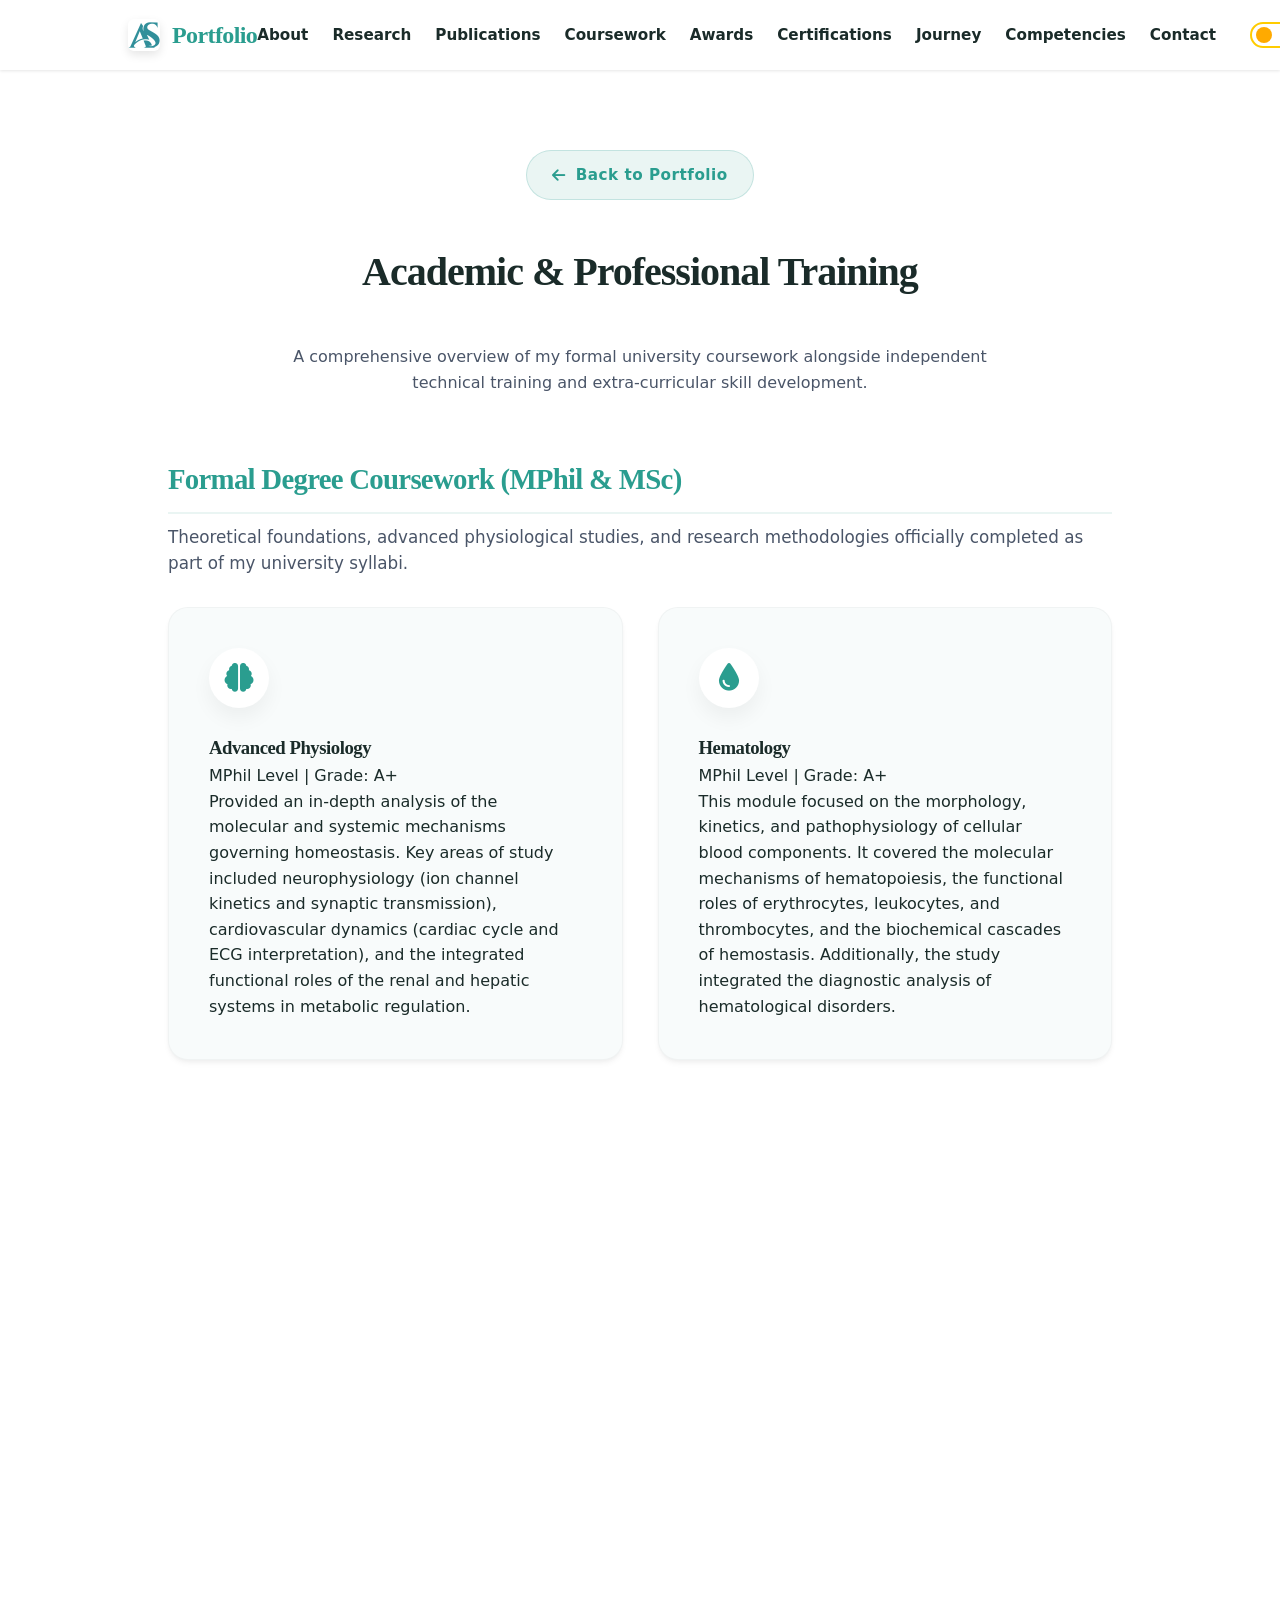
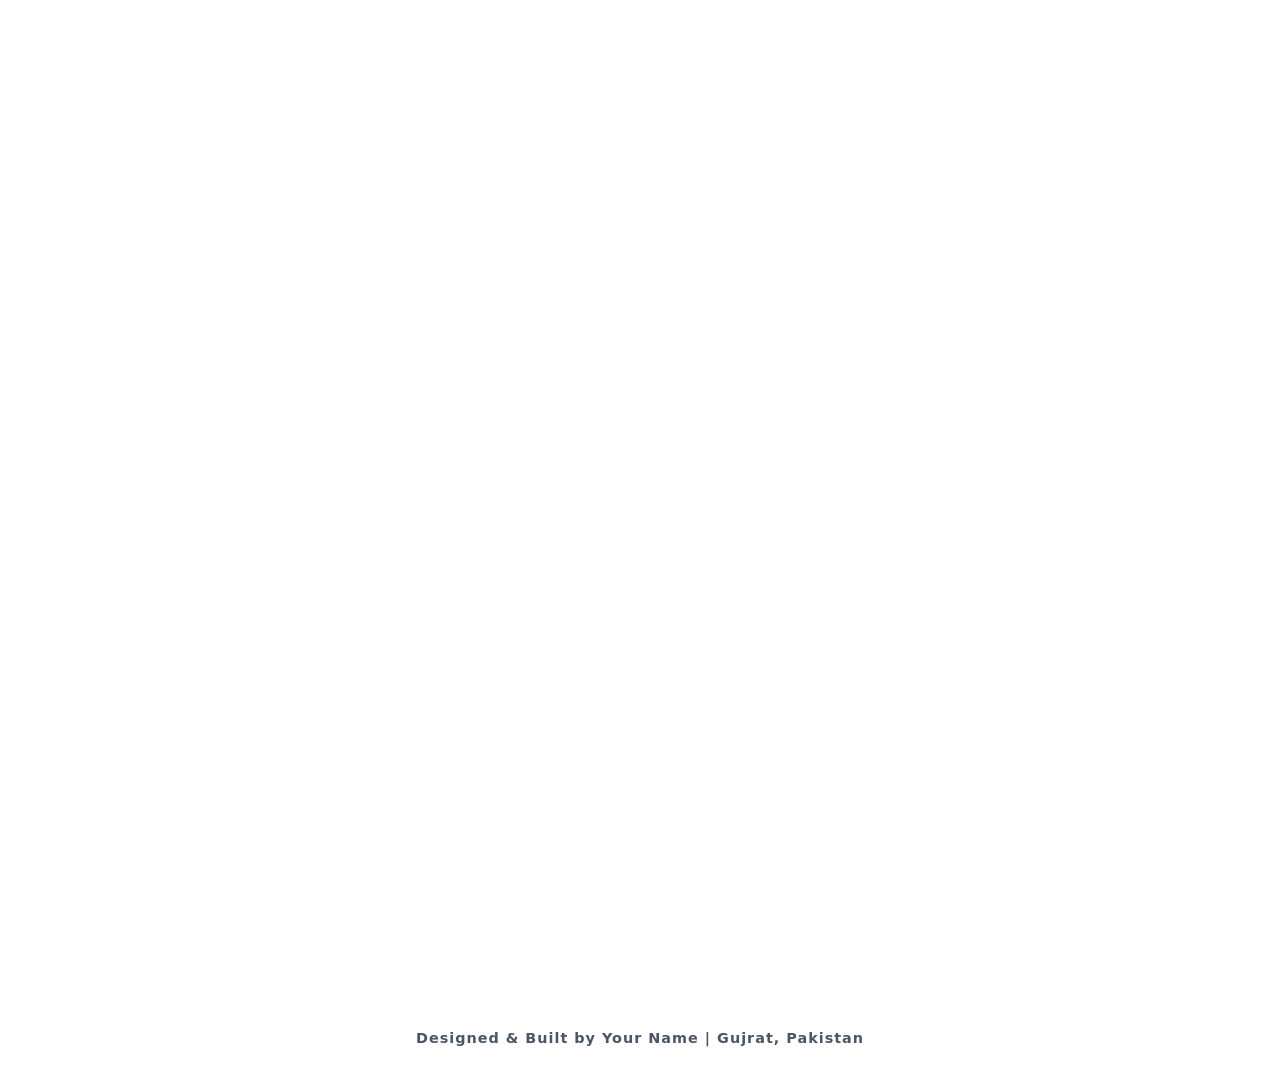
<file: courses.html>
<!DOCTYPE html>
<html lang="en">
<head>
    <meta charset="UTF-8">
    <meta name="viewport" content="width=device-width, initial-scale=1.0">
    <title>Academic & Technical Training | Biological Research</title>
    <link rel="icon" type="image/png" href="AS Portfolio Logo.png">
    <link rel="stylesheet" href="style.css">
    <link rel="stylesheet" href="https://cdnjs.cloudflare.com/ajax/libs/font-awesome/6.0.0/css/all.min.css">
</head>
<body>

    <div class="scroll-progress-container"><div class="scroll-progress-bar" id="myBar"></div></div>

    <header>
        <nav aria-label="Main Navigation">
            <a href="index.html" class="logo">
    <img src="AS Portfolio Logo.png" alt="Logo" class="nav-logo-icon">
    Portfolio
</a>
            <button class="hamburger" id="hamburger" aria-label="Toggle menu" aria-expanded="false"><i class="fas fa-bars"></i></button>
            <ul id="nav-links">
                <li><a href="index.html#about">About</a></li>
                <li><a href="index.html#projects">Research</a></li>
                <li><a href="index.html#publications">Publications</a></li>
                <li><a href="index.html#courses">Coursework</a></li>
                <li><a href="index.html#awards">Awards</a></li>
                <li><a href="index.html#certifications">Certifications</a></li>
                <li><a href="index.html#journey">Journey</a></li>
                <li><a href="index.html#skills">Competencies</a></li>
                <li><a href="index.html#contact">Contact</a></li>
                <li class="theme-switch-wrapper"><label class="theme-switch" for="checkbox"><input type="checkbox" id="checkbox" /><div class="slider round"></div></label></li>
            </ul>
        </nav>
    </header>

    <main>
        <section id="courses-page-main" class="courses-page-section" style="max-width: 1200px; padding-top: 150px; margin: 0 auto;">
            
            <div class="courses-header fade-up" style="display: flex; flex-direction: column; align-items: center; text-align: center; margin-bottom: 60px;">
                <a href="index1.html#courses" class="back-btn"><i class="fas fa-arrow-left"></i> Back to Portfolio</a>
                <h2 style="font-size: 2.5rem; margin-top: 10px;">Academic & Professional Training</h2>
                <p style="color: var(--text-muted); max-width: 700px; margin: 0 auto;">A comprehensive overview of my formal university coursework alongside independent technical training and extra-curricular skill development.</p>
            </div>

            <div id="featured-course-area" style="margin-bottom: 60px;"></div>

            <div id="all-courses-container" style="display: flex; flex-direction: column;">

                <div id="acad-section" style="margin-bottom: 80px;">
                    <h3 class="fade-up" style="color: var(--primary); margin-bottom: 10px; font-size: 1.8rem; border-bottom: 2px solid var(--primary-light); padding-bottom: 10px;">Formal Degree Coursework (MPhil & MSc)</h3>
                    <p class="fade-up" style="color: var(--text-muted); margin-bottom: 30px; font-size: 1.05rem;">Theoretical foundations, advanced physiological studies, and research methodologies officially completed as part of my university syllabi.</p>
                    
                    <div class="course-modern-grid">
                        <div class="course-block fade-up" id="course-acad1">
                            <div class="course-icon"><i class="fas fa-brain"></i></div>
                            <div class="course-text">
                                <h3>Advanced Physiology</h3>
                                <span class="course-meta">MPhil Level | Grade: A+</span>
                                <p>Provided an in-depth analysis of the molecular and systemic mechanisms governing homeostasis. Key areas of study included neurophysiology (ion channel kinetics and synaptic transmission), cardiovascular dynamics (cardiac cycle and ECG interpretation), and the integrated functional roles of the renal and hepatic systems in metabolic regulation.</p>
                            </div>
                        </div>

                        <div class="course-block fade-up" id="course-acad2">
                            <div class="course-icon"><i class="fas fa-droplet"></i></div>
                            <div class="course-text">
                                <h3>Hematology</h3>
                                <span class="course-meta">MPhil Level | Grade: A+</span>
                                <p>This module focused on the morphology, kinetics, and pathophysiology of cellular blood components. It covered the molecular mechanisms of hematopoiesis, the functional roles of erythrocytes, leukocytes, and thrombocytes, and the biochemical cascades of hemostasis. Additionally, the study integrated the diagnostic analysis of hematological disorders.</p>
                            </div>
                        </div>

                        <div class="course-block fade-up" id="course-acad3">
                            <div class="course-icon"><i class="fas fa-wave-square"></i></div>
                            <div class="course-text">
                                <h3>Proteomics</h3>
                                <span class="course-meta">MPhil Level | Grade: A+</span>
                                <p>Examined the large-scale study of proteomes, focusing on protein structure, function, and expression. It covered high-throughput analytical techniques, including Mass Spectrometry (MS), SDS-PAGE, and 2D-Gel Electrophoresis. Key topics included post-translational modifications, protein-protein interactions, and the application of bioinformatics to map complex signaling pathways and identify functional biomarkers.</p>
                            </div>
                        </div>

                        <div class="course-block fade-up" id="course-acad4">
                            <div class="course-icon"><i class="fas fa-leaf"></i></div>
                            <div class="course-text">
                                <h3>Environmental Sciences</h3>
                                <span class="course-meta">MPhil Level | Grade: A</span>
                                <p>Detailed exploration of ecosystem dynamics, biogeochemical cycling, and environmental toxicology. This course provided a comprehensive understanding of biodiversity conservation and the physiological impact of anthropogenic stressors. Through this curriculum, I mastered the analytical frameworks required to assess ecological health and mitigate environmental pollutants.</p>
                            </div>
                        </div>

                        <div class="course-block fade-up" id="course-acad5">
                            <div class="course-icon"><i class="fas fa-chart-bar"></i></div>
                            <div class="course-text">
                                <h3>Basic & Applied Biostatistics</h3>
                                <span class="course-meta">MSc & MPhil Level | Grade: A</span>
                                <p>Detailed exploration of experimental design and hypothesis testing within biological research. This course provided a comprehensive understanding of Two-Way ANOVA, Mixed Models, and regression analysis. Through this curriculum, I mastered the application of SPSS to ensure statistical rigor in animal & human physiology datasets.</p>
                            </div>
                        </div>

                        <div class="course-block fade-up" id="course-acad6">
                            <div class="course-icon"><i class="fas fa-atom"></i></div>
                            <div class="course-text">
                                <h3>Cell & Molecular Biology</h3>
                                <span class="course-meta">MSc Level | Grade: A+</span>
                                <p>Detailed exploration of cellular architecture and molecular signaling pathways. This course provided a comprehensive understanding of DNA replication, transcription, translation, and the regulation of gene expression. Through this curriculum, I mastered the fundamental mechanisms of signal transduction, the cell cycle, and the molecular basis of inheritance and cellular differentiation.</p>
                            </div>
                        </div>

                        <div class="course-block fade-up" id="course-acad7">
                            <div class="course-icon"><i class="fas fa-bacterium"></i></div>
                            <div class="course-text">
                                <h3>Microbiology</h3>
                                <span class="course-meta">MSc Level | Grade: A+</span>
                                <p>In-depth analysis of microbial taxonomy, physiology, and pathogenesis. This curriculum offered a rigorous study of bacterial genetics, virology, and immunology. Through these modules, I refined my expertise in aseptic techniques and metabolic pathways, focusing on their roles in infectious disease and biotechnology.</p>
                            </div>
                        </div>

                        <div class="course-block fade-up" id="course-acad8">
                            <div class="course-icon"><i class="fas fa-bug"></i></div>
                            <div class="course-text">
                                <h3>Applied Entomology</h3>
                                <span class="course-meta">MSc Level | Grade: A</span>
                                <p>Advanced synthesis of insect biology, ecological impact, and pest management strategies. This curriculum provided a foundational mastery of Integrated Pest Management (IPM), biological control, and the physiological mechanisms of insecticide resistance. Through these modules, I cultivated specialized proficiency in taxonomic identification and the strategic application of entomological principles to agricultural and public health challenges.</p>
                            </div>
                        </div>
                    </div>
                </div>

                <div id="tech-section" style="margin-bottom: 80px;">
                    <h3 class="fade-up" style="color: var(--primary); margin-bottom: 10px; font-size: 1.8rem; border-bottom: 2px solid var(--primary-light); padding-bottom: 10px;">Independent Technical Training & Side Courses</h3>
                    <p class="fade-up" style="color: var(--text-muted); margin-bottom: 30px; font-size: 1.05rem;">Practical competencies, computational skills, and software proficiency acquired outside the standard academic curriculum to enhance my independent research capabilities.</p>
                    
                    <div class="course-modern-grid">
                        <div class="course-block fade-up" id="course-tech1">
                            <div class="course-icon"><i class="fab fa-python"></i></div>
                            <div class="course-text">
                                <h3>Python Programming</h3>
                                <span class="course-meta">Hunarmand Punjab, Punjab University, Lahore | Year: 2026</span>
                                <p>Currently enrolled in comprehensive training regarding Python syntax, data structures, and automation. Focuses on applying programming concepts to handle biological datasets and optimize research workflows.</p>
                            </div>
                        </div>

                        <div class="course-block fade-up" id="course-tech2">
                            <div class="course-icon"><i class="fas fa-biohazard"></i></div>
                            <div class="course-text">
                                <h3>Training on Bio-risk Management</h3>
                                <span class="course-meta">University of Gujrat | Year: 2023</span>
                                <p>Technical evaluation of laboratory biosafety and biosecurity protocols within research environments. This curriculum provided a strategic overview of risk assessment methodologies, containment levels (BSL-1 to BSL-4), and the mitigation of biological hazards. Through these modules, I acquired advanced competency in the implementation of standard operating procedures (SOPs), waste management, and the ethical frameworks required to prevent the accidental or intentional release of pathogens.</p>
                            </div>
                        </div>

                        <div class="course-block fade-up" id="course-tech3">
                                <div class="course-icon"><i class="fas fa-palette"></i></div>
                            <div class="course-text">
                                <h3>Graphic Designing</h3>
                                <span class="course-meta">Infotech Institute of Computer Education | Year: 2021</span>
                                <p>Mastered modern design principles and digital tools to translate complex biological data into professional, high-impact scientific posters and graphical abstracts.</p>
                            </div>
                        </div>

                        <div class="course-block fade-up" id="course-tech4">
                            <div class="course-icon"><i class="fas fa-virus-slash"></i></div>
                            <div class="course-text">
                                <h3>Let's Break the Chain of COVID-19 Infection</h3>
                                <span class="course-meta">Mohammed Bin Rasshid University of Medicine and Health Sciences | Year: 2020</span>
                                <p>Technical appraisal of SARS-CoV-2 transmission dynamics and containment strategies. This course provided a strategic overview of zoonotic spillover, diagnostic protocols (RT-PCR), and vaccine development. Through these modules, I solidified expertise in epidemiological modeling and the implementation of public health measures to mitigate global viral outbreaks.</p>
                            </div>
                        </div>
                    </div>
                </div>

            </div> 
        </section>
        
        <section id="contact" style="padding: 40px 10%; margin-top: 20px; text-align: center;">
            <p class="footer-credit" style="color: var(--text-muted); font-weight: 600;">Designed & Built by Your Name | Gujrat, Pakistan</p>
        </section>
    </main>

    <button id="scrollToTopBtn" aria-label="Scroll to top of page" title="Go to top"><i class="fas fa-chevron-up"></i></button>
    <script src="script.js"></script>
</body>
</html>
</file>
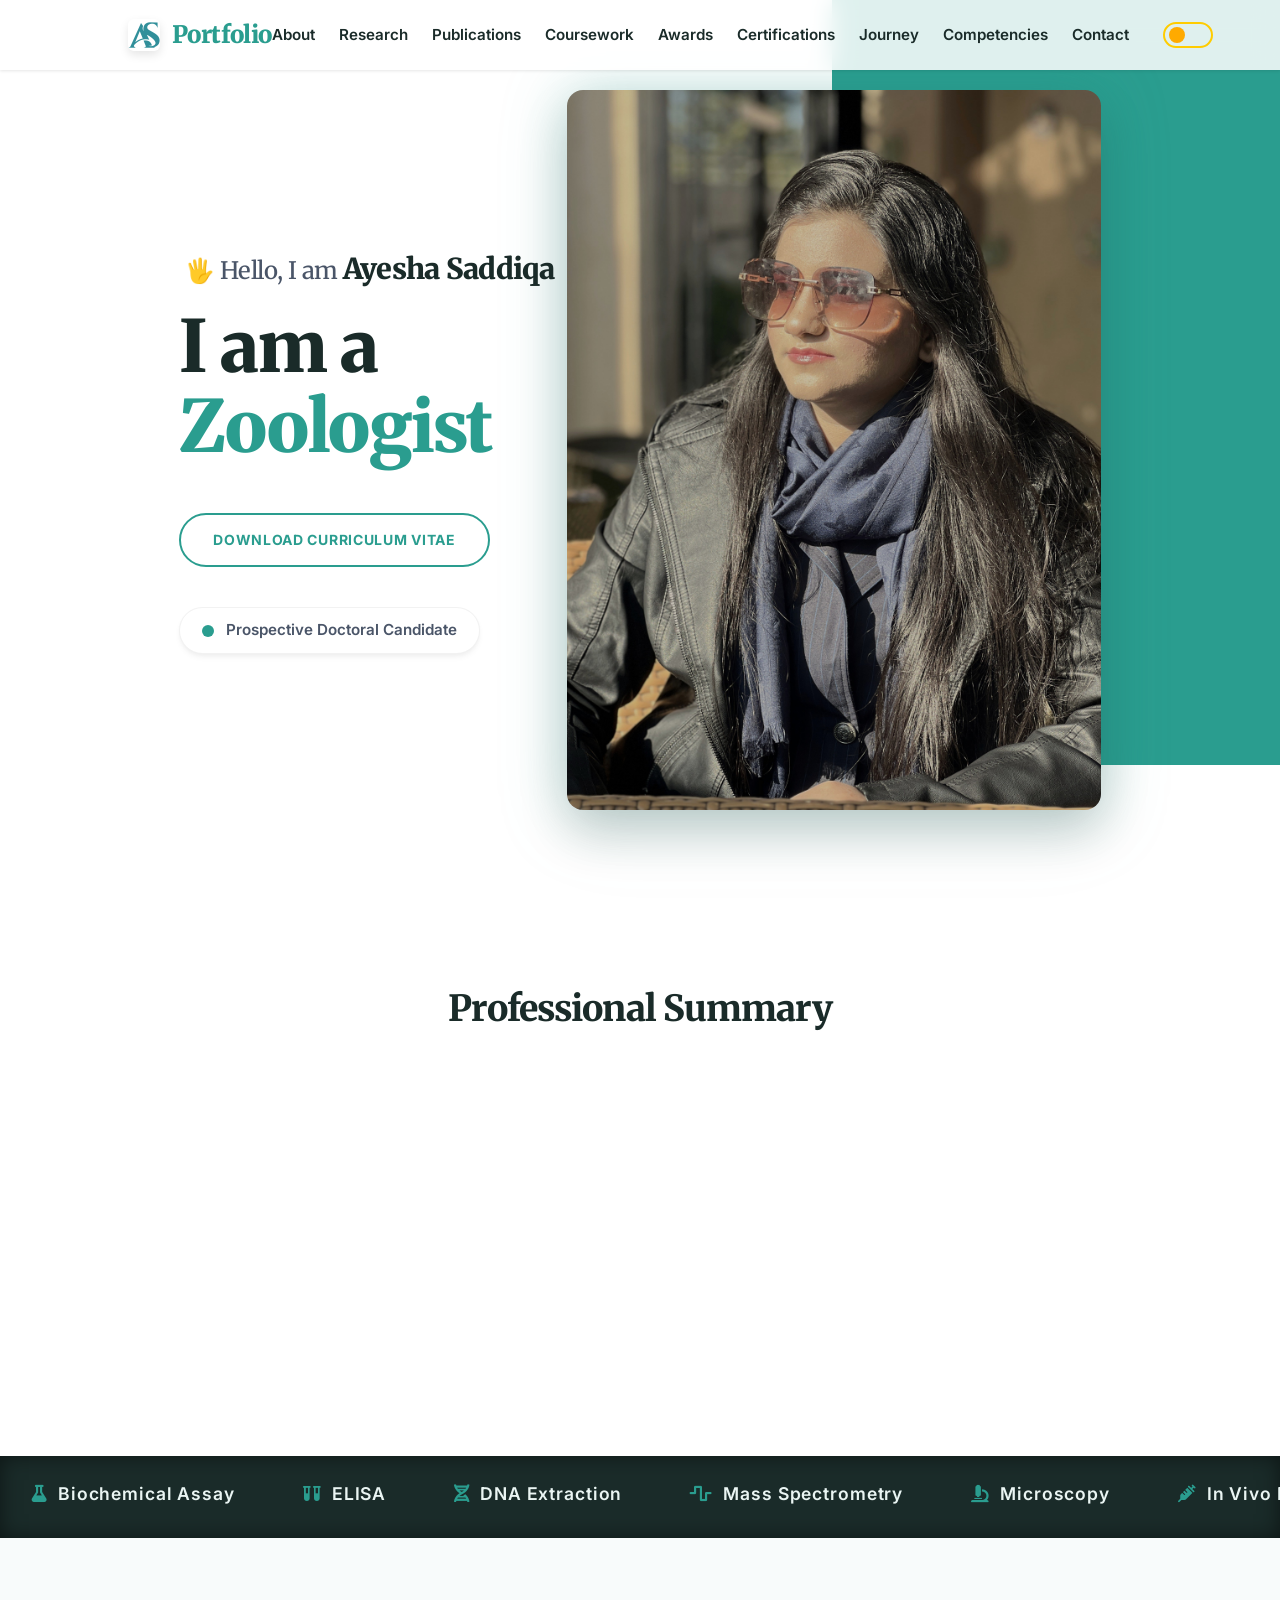
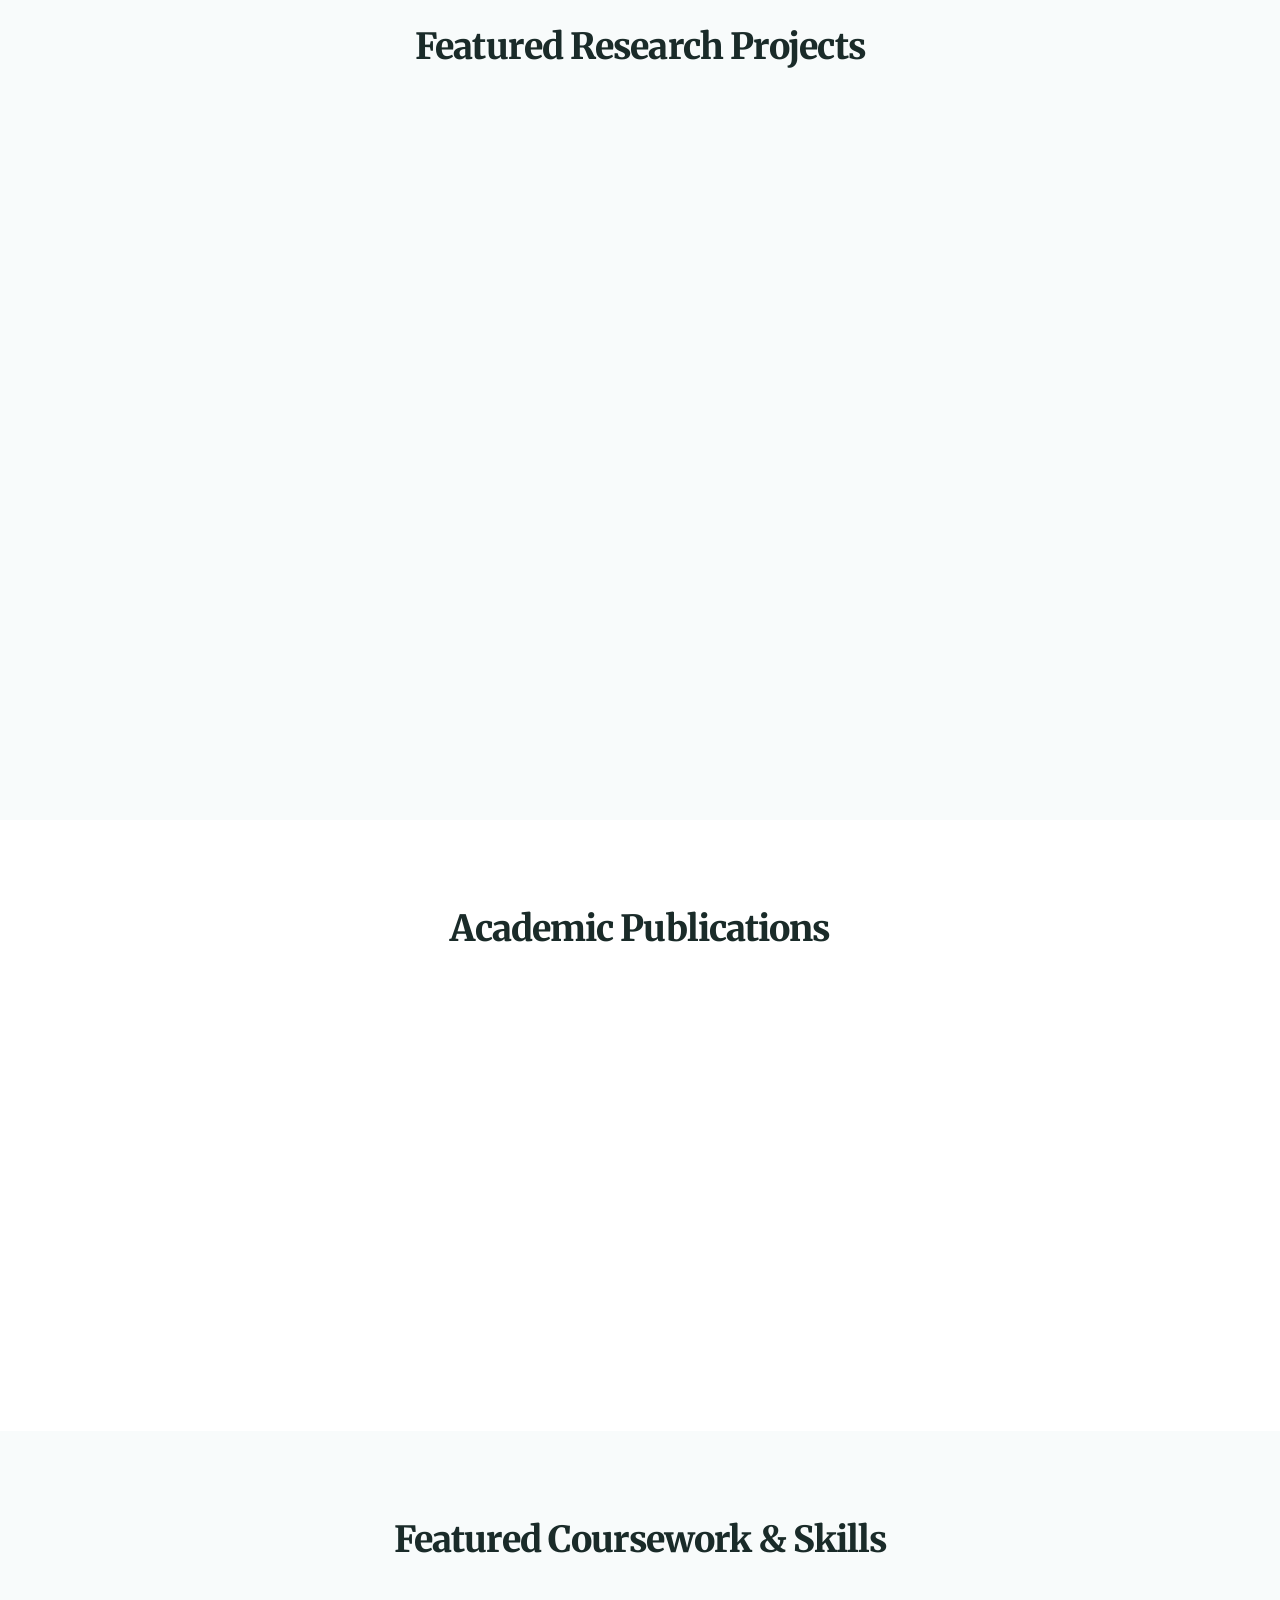
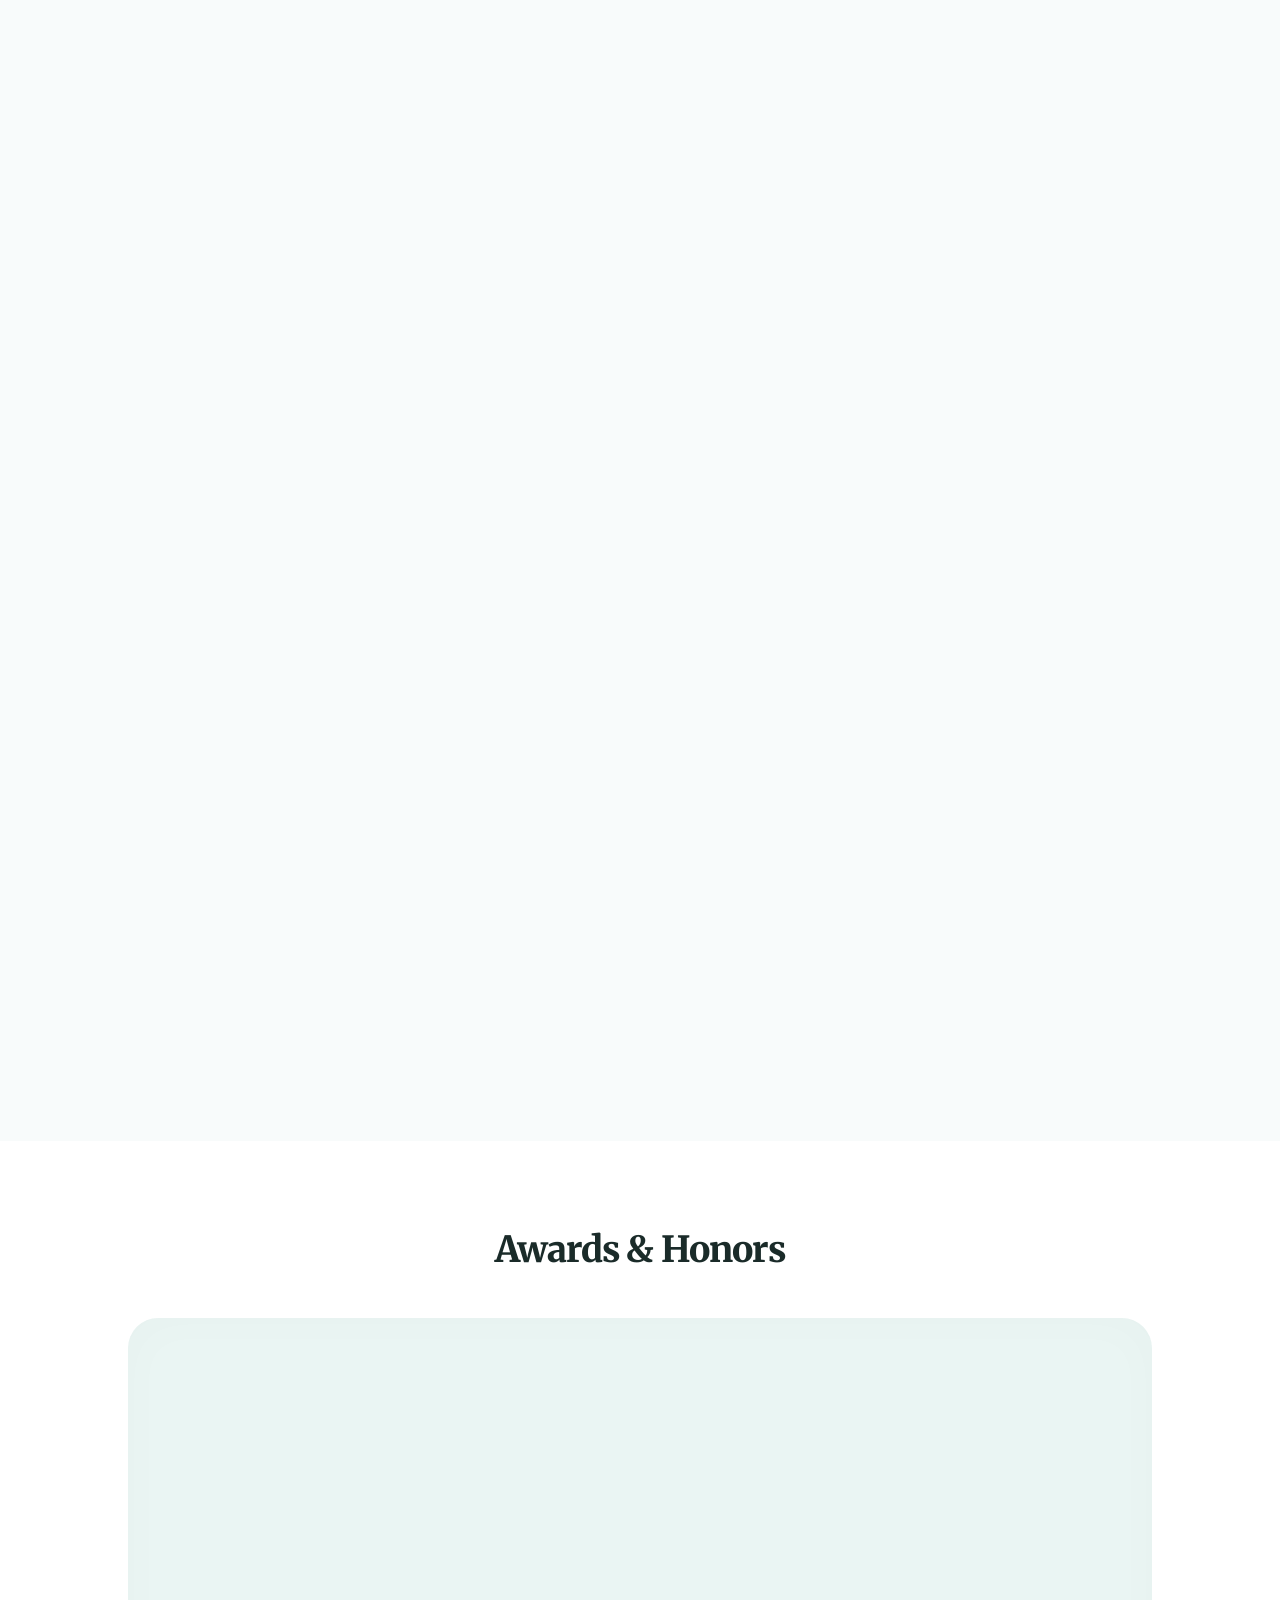
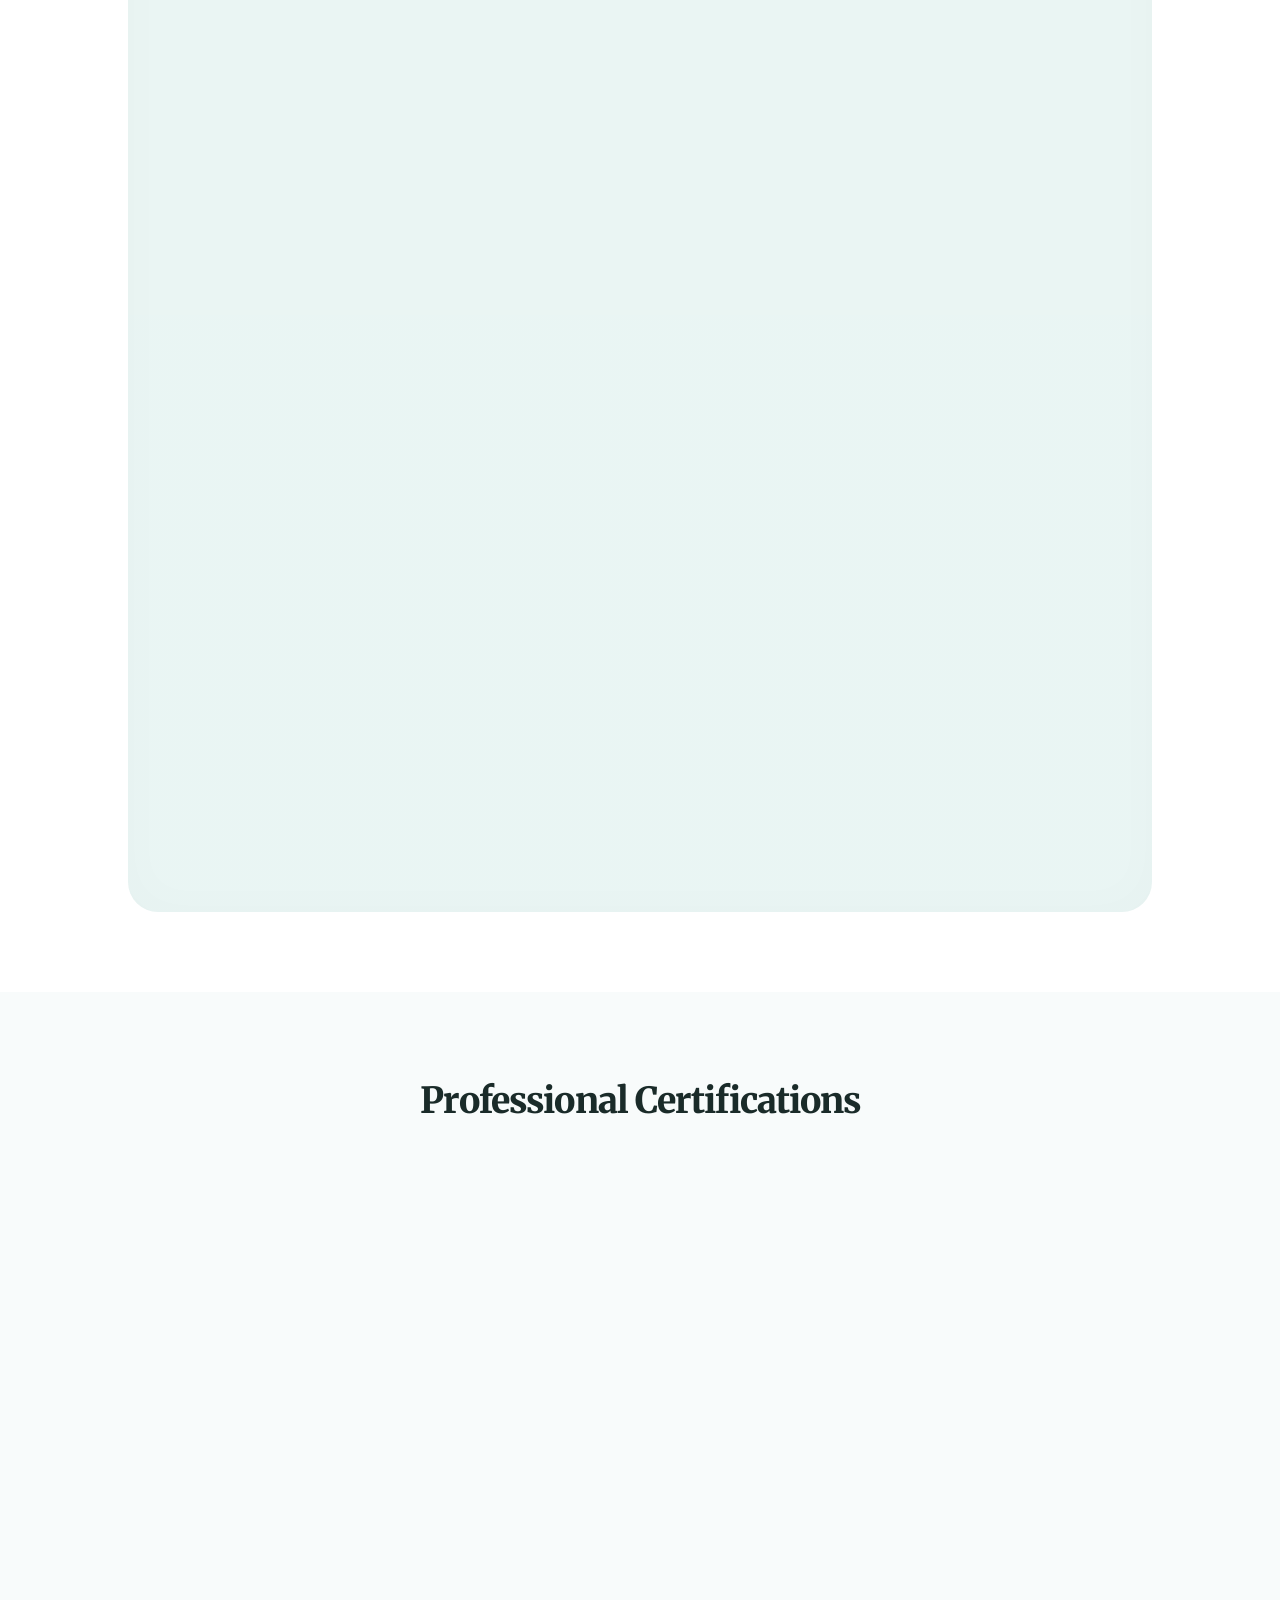
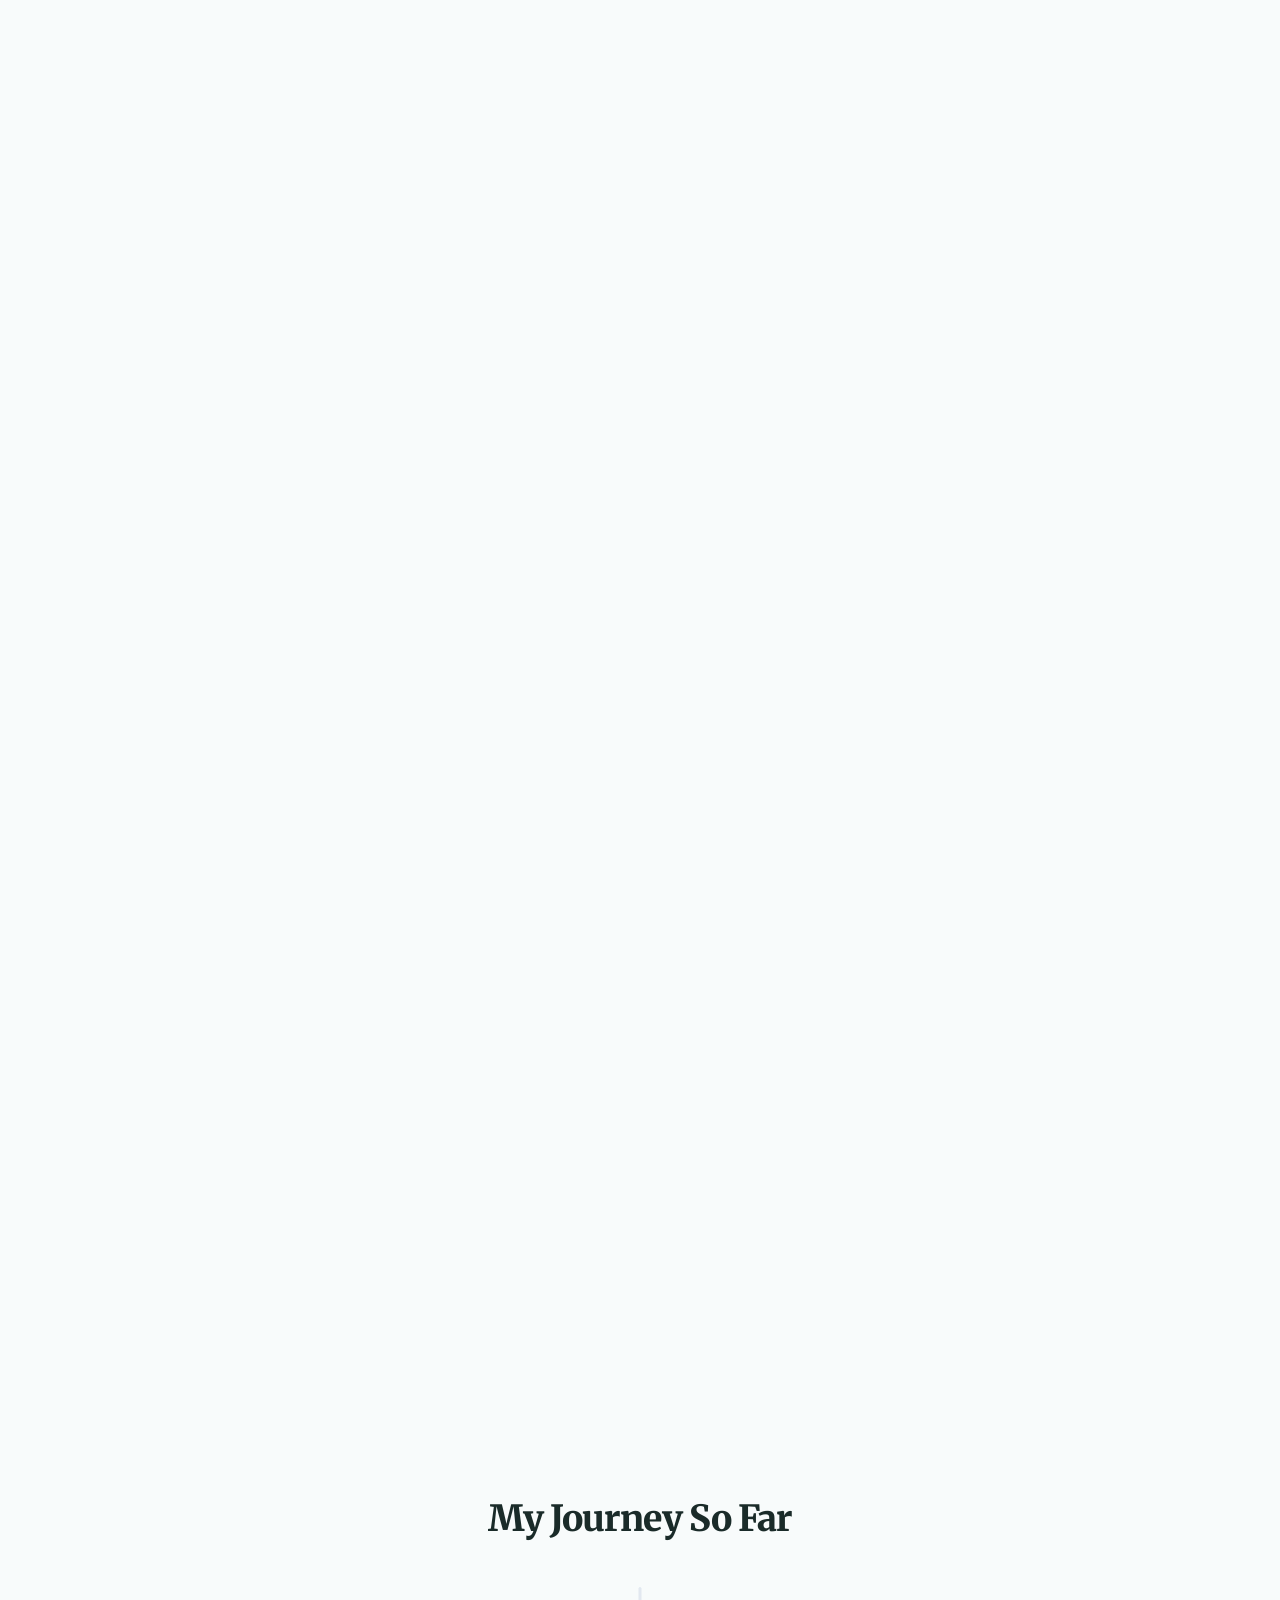
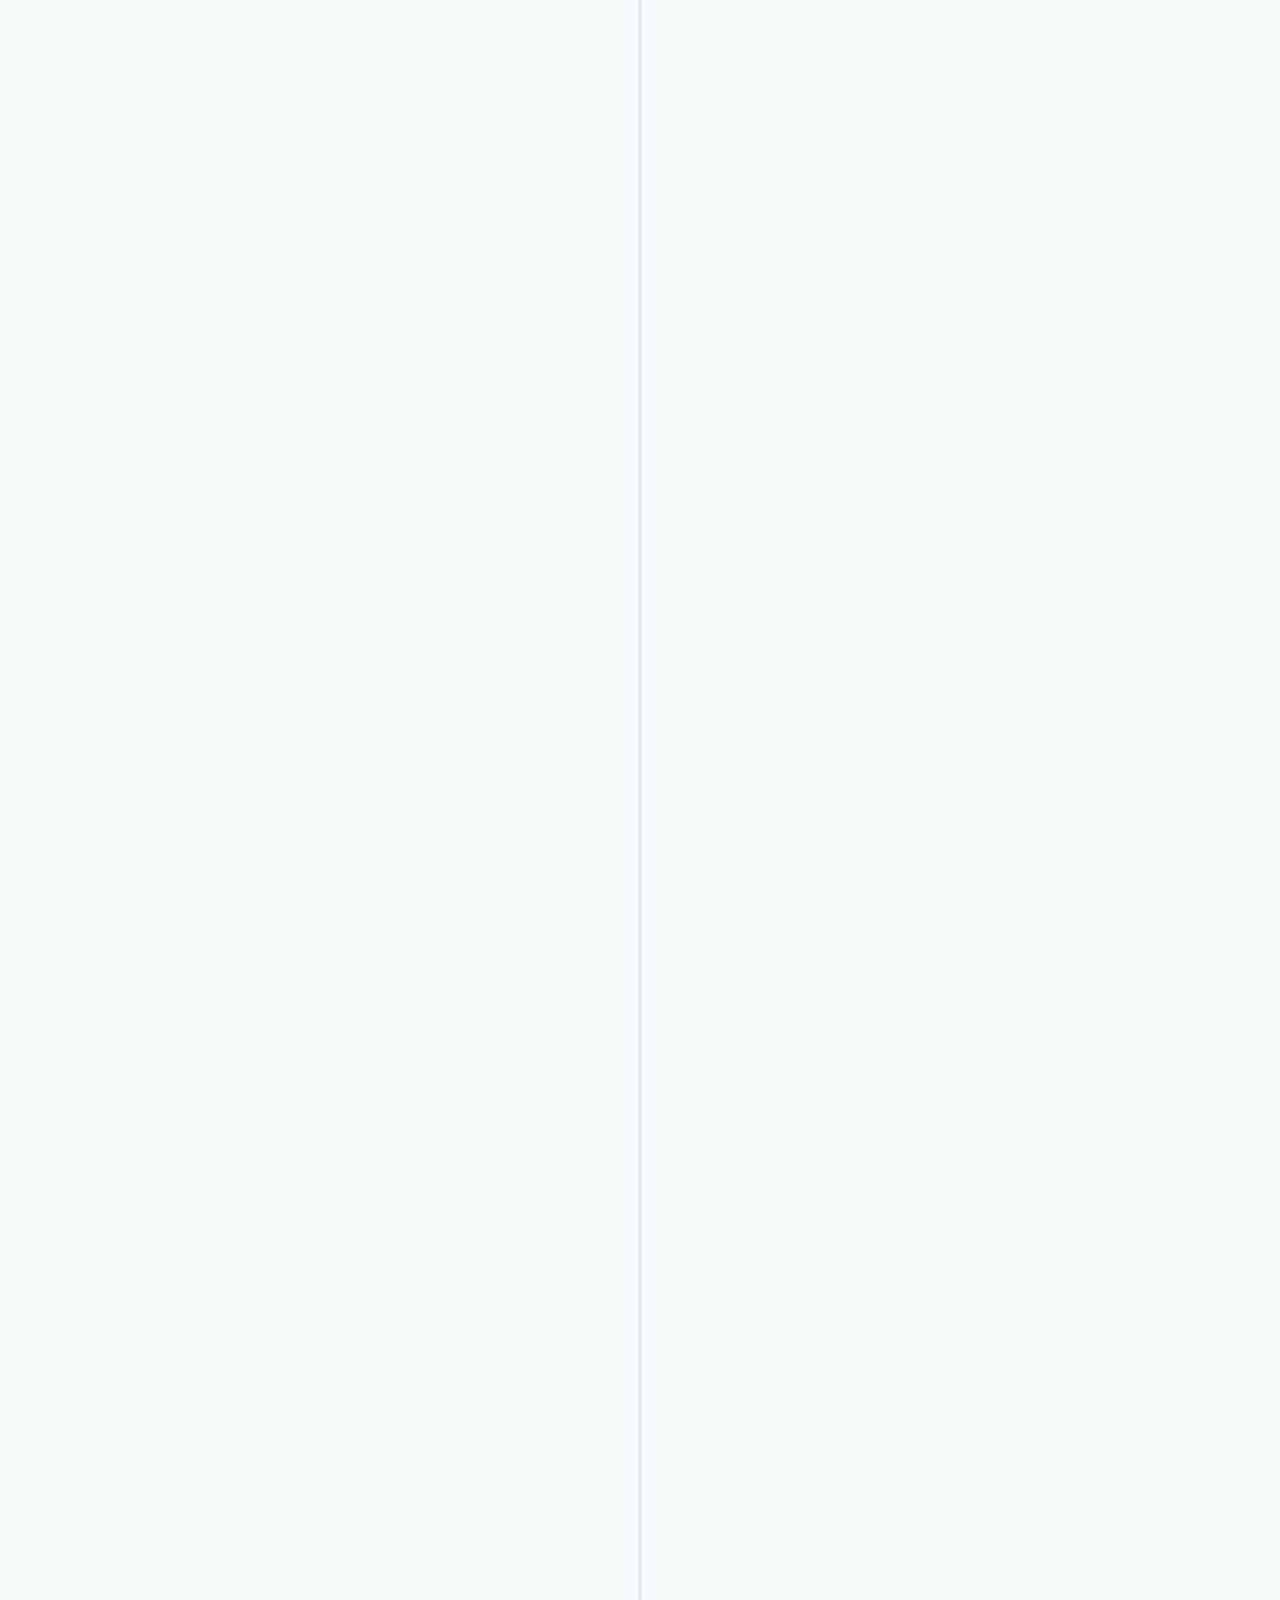
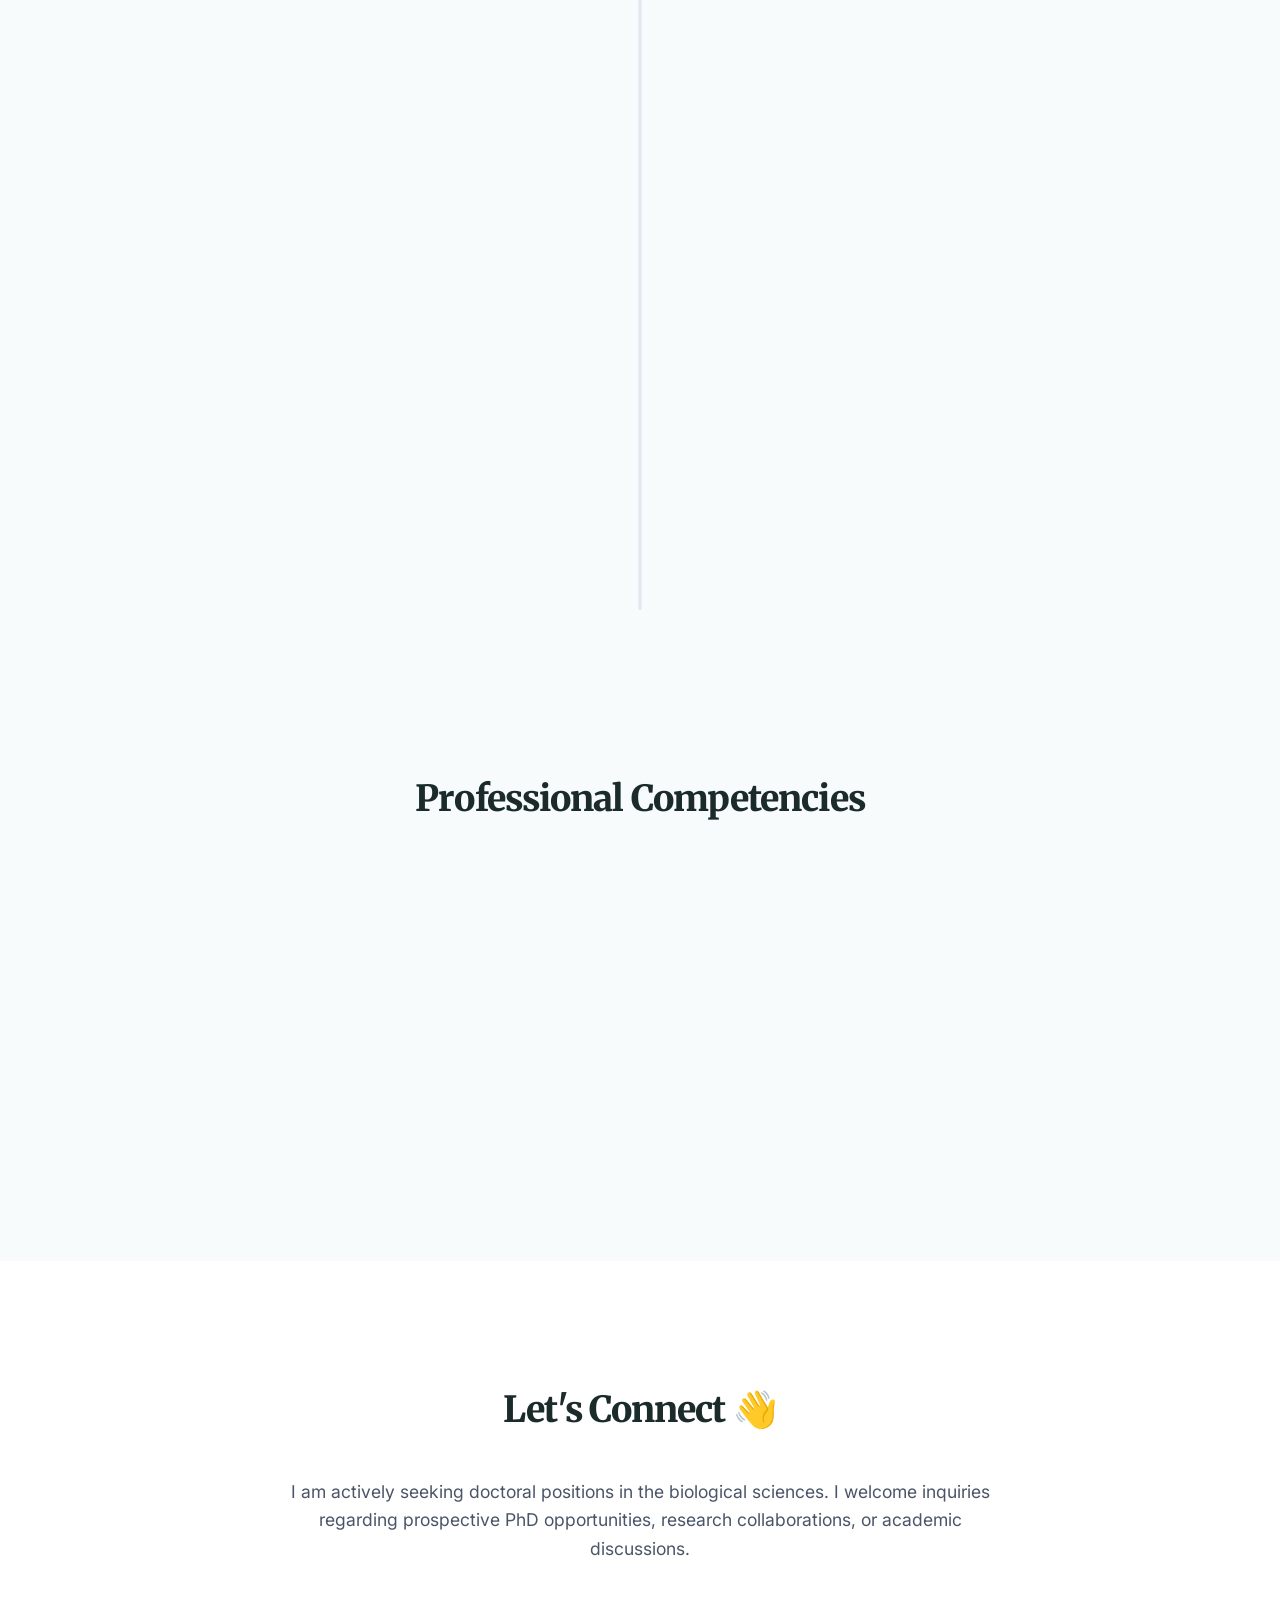
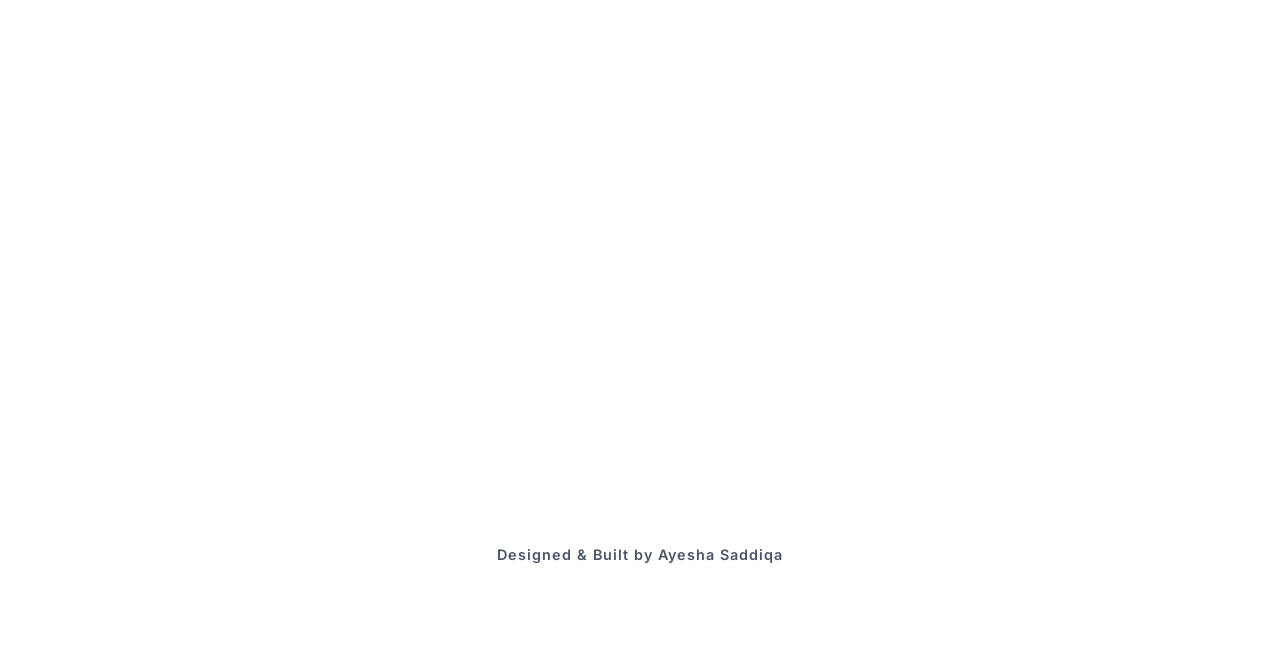
<file: index1.html>
<!DOCTYPE html>
<html lang="en">
<head>
    <meta charset="UTF-8">
    <meta name="viewport" content="width=device-width, initial-scale=1.0">
    <meta name="description" content="Academic Portfolio of a Biologist & Zoologist specializing in physiology, immunology, and histology.">
    
    <meta property="og:title" content="Academic Portfolio | Biologist & Researcher">
    <meta property="og:description" content="MPhil Researcher specializing in animal physiology, histology, and immunology.">
    <meta property="og:image" content="IMG_2584.JPG">
    <meta property="og:type" content="website">

    <title>Ayesha Saddiqa | Biologist & Researcher</title>
    <link rel="icon" type="image/png" href="AS Portfolio Logo.png">
    <meta name="description" content="MPhil Biological Researcher specializing in animal physiology, histology, and toxicological assessments. View my academic portfolio and research projects.">
    
    <meta property="og:type" content="website">
    <meta property="og:title" content="Ayesha Saddiqa | Biological Researcher Portfolio">
    <meta property="og:description" content="MPhil Biological Researcher specializing in animal physiology, histology, and toxicological assessments.">
    <meta property="og:image" content="IMG_2584.jpg"> <meta property="og:url" content="https://yourwebsite.com">
    
    <link rel="preconnect" href="https://fonts.googleapis.com">
    <link rel="preconnect" href="https://fonts.gstatic.com" crossorigin>
    <link href="https://fonts.googleapis.com/css2?family=Inter:wght@300;400;500;600;700&family=Merriweather:wght@300;400;700;900&display=swap" rel="stylesheet">
    
    <link rel="stylesheet" href="style1.css">
    <link rel="stylesheet" href="https://cdnjs.cloudflare.com/ajax/libs/font-awesome/6.0.0/css/all.min.css">
</head>
<body>

    <div class="scroll-progress-container">
        <div class="scroll-progress-bar" id="myBar"></div>
    </div>

    <header>
        <nav aria-label="Main Navigation">
            <a href="index1.html" class="logo">
    <img src="AS Portfolio Logo.png" alt="Logo" class="nav-logo-icon">
    Portfolio
</a>
            
            <button class="hamburger" id="hamburger" aria-label="Toggle menu" aria-expanded="false">
                <i class="fas fa-bars"></i>
            </button>

            <ul id="nav-links">
                <li><a href="#about">About</a></li>
                <li><a href="#projects">Research</a></li>
                <li><a href="#publications">Publications</a></li>
                <li><a href="#courses">Coursework</a></li>
                <li><a href="#awards">Awards</a></li>
                <li><a href="#certifications">Certifications</a></li>
                <li><a href="#journey">Journey</a></li>
                <li><a href="#skills">Competencies</a></li>
                <li><a href="#contact">Contact</a></li>
                
                <li class="theme-switch-wrapper">
                    <label class="theme-switch" for="checkbox" aria-label="Toggle Dark Mode">
                        <input type="checkbox" id="checkbox" />
                        <div class="slider round"></div>
                    </label>
                </li>
            </ul>
        </nav>
    </header>

    <main>
        <section id="hero">
            <div class="hero-bg-theme"></div>

            <div class="hero-container">
                <div class="hero-text-area">
                    <h2 class="hello-name"><span class="wave" role="img" aria-label="waving hand">🖐️</span> Hello, I am <span class="bold-name">Ayesha Saddiqa</span></h2>
                    
                    <h1 class="static-text">I am a <br>
                        <div class="text-slider" aria-hidden="true">
                            <span class="dynamic-text slide1-el active">Biologist</span>
                            <span class="dynamic-text slide2-el">Zoologist</span>
                        </div>
                    </h1>
                    
                <a href="CV.pdf" class="btn-outline" target="_blank" rel="noopener noreferrer" download>DOWNLOAD CURRICULUM VITAE</a>

                    <div class="phd-status">
                        <span class="green-dot"></span>
                        Prospective Doctoral Candidate
                    </div>
                </div>

                <div class="hero-image-area">
                    <div class="image-slider">
                        <img src="IMG_2584.JPG" alt="Portrait of Researcher in Laboratory" class="slide-img slide1-el active">
                        <img src="IMG_1.JPG" alt="Researcher conducting zoological fieldwork" class="slide-img slide2-el">
                    </div>
                </div>
            </div>
        </section>

        <section id="about">
            <h2>Professional Summary</Summary></h2>
            <div class="about-content fade-up">
                <p>Highly motivated life sciences researcher with an MPhil in Zoology and robust expertise at the intersection of immunology, pharmacology, and toxicology. My foundational research leverages in vivo models to evaluate the complex physiological impacts of therapeutic compounds. I bring a multidisciplinary edge to scientific inquiry, combining collaborative experience in molecular biology (CRISPR-Cas) and microbiology with advanced technical proficiencies in Python, rigorous biostatistical analysis, and scientific visual communication. Driven by a commitment to advancing human and animal health, I am actively seeking a funded PhD position where I can apply my versatile skill set to investigate complex biological systems and contribute to impactful discoveries across the life sciences.</p>
            </div>
        </section>

<div class="tech-marquee-wrapper">
            <div class="tech-marquee">
                <span><i class="fas fa-flask"></i> Biochemical Assay</span>
                <span><i class="fas fa-vials"></i> ELISA</span>
                <span><i class="fas fa-dna"></i> DNA Extraction</span>
                <span><i class="fas fa-wave-square"></i> Mass Spectrometry</span>
                <span><i class="fas fa-microscope"></i> Microscopy</span>
                <span><i class="fas fa-syringe"></i> In Vivo Dosing</span>
                <span><i class="fas fa-chart-area"></i> UV/VIS Spectroscopy</span>
                <span><i class="fas fa-ruler-combined"></i> Histomorphometry</span>
                <span><i class="fas fa-shield-halved"></i> Antioxidant Assay</span>
                <span><i class="fas fa-cut"></i> Microtomy</span>
                <span><i class="fas fa-droplet"></i> Hematological Assay</span>
                <span><i class="fas fa-bacterium"></i> Microbial Isolation & Characterization</span>
                <span><i class="fas fa-clone"></i> PCR</span>
                <span><i class="fas fa-filter"></i> Chromatography</span>
                <span><i class="fas fa-barcode"></i> Gel-Electrophoresis</span>
                <span><i class="fas fa-chart-line"></i> HPLC</span>
                <span><i class="fas fa-chart-simple"></i> GC/MS</span>
                <span><i class="fas fa-rss"></i> FTIR</span>
                <span><i class="fab fa-python"></i> Python Programming</span>
                <span><i class="fas fa-chart-pie"></i> SPSS Statistics</span>
                <span><i class="fas fa-palette"></i> Graphic Designing</span>
                <span><i class="fas fa-square-poll-vertical"></i> ANOVA & Mixed Models</span>

                <span aria-hidden="true"><i class="fas fa-flask"></i> Biochemical Assay</span>
                <span aria-hidden="true"><i class="fas fa-vials"></i> ELISA</span>
                <span aria-hidden="true"><i class="fas fa-dna"></i> DNA Extraction</span>
                <span aria-hidden="true"><i class="fas fa-wave-square"></i> Mass Spectrometry</span>
                <span aria-hidden="true"><i class="fas fa-microscope"></i> Microscopy</span>
                <span aria-hidden="true"><i class="fas fa-syringe"></i> In Vivo Dosing</span>
                <span aria-hidden="true"><i class="fas fa-chart-area"></i> UV/VIS Spectroscopy</span>
                <span aria-hidden="true"><i class="fas fa-ruler-combined"></i> Histomorphometry</span>
                <span aria-hidden="true"><i class="fas fa-shield-halved"></i> Antioxidant Assay</span>
                <span aria-hidden="true"><i class="fas fa-cut"></i> Microtomy</span>
                <span aria-hidden="true"><i class="fas fa-droplet"></i> Hematological Assay</span>
                <span aria-hidden="true"><i class="fas fa-bacterium"></i> Microbial Isolation & Characterization</span>
                <span aria-hidden="true"><i class="fas fa-clone"></i> PCR</span>
                <span aria-hidden="true"><i class="fas fa-filter"></i> Chromatography</span>
                <span aria-hidden="true"><i class="fas fa-barcode"></i> Gel-Electrophoresis</span>
                <span aria-hidden="true"><i class="fas fa-chart-line"></i> HPLC</span>
                <span aria-hidden="true"><i class="fas fa-chart-simple"></i> GC/MS</span>
                <span aria-hidden="true"><i class="fas fa-rss"></i> FTIR</span>
                <span aria-hidden="true"><i class="fab fa-python"></i> Python Programming</span>
                <span aria-hidden="true"><i class="fas fa-chart-pie"></i> SPSS Statistics</span>
                <span aria-hidden="true"><i class="fas fa-palette"></i> Graphic Designing</span>
                <span aria-hidden="true"><i class="fas fa-square-poll-vertical"></i> ANOVA & Mixed Models</span>
            </div>
        </div>

        <section id="projects">
            <h2>Featured Research Projects</h2>
            <div class="card-grid">
                
                <article class="card fade-up">
                    <a href="project11.html" class="card-link-wrapper">
                        <img src="A abstract .jpeg" alt="Image">
                        <div class="card-info">
                            <h3>Dose- and Time-Dependent Biphasic Modulation of Physiological Responses by Poppy Seed Supplementation in Rabbits</h3>
                            <div class="status-wrapper">
                                <span class="project-status-highlight pending-highlight">Status: Under Peer Review</span>
                                    <span class="project-status-highlight pending-highlight">MPhil Thesis Project</span>
                            </div>
                            <span class="read-more">Examine Research Details ➔</span>
                        </div>
                    </a>
                </article>

                <article class="card fade-up">
                    <a href="project12.html" class="card-link-wrapper">
                        <img src="a.y thesis 1.jpeg" alt="Image">
                        <div class="card-info">
                            <h3>Construction of Crispr-Cas9 Cassette for Bacterial Genome Insertion through Homologous Recombination</h3>
                            <div class="status-wrapper">
                            </div>
                            <span class="read-more">Examine Research Details ➔</span>
                        </div>
                    </a>
                </article>

                <article class="card fade-up">
                    <a href="project13.html" class="card-link-wrapper">
                        <img src="Abstract R.jpeg" alt="Image">
                        <div class="card-info">
                            <h3>A Multifaceted Investigation of Differential and Synergistic Effects of Ginger and Garlic Essential Oils on Rabbit Growth, Liver Redox Activity, and Immunity</h3>
                            <div class="status-wrapper">
                                <span class="project-status-highlight pending-highlight">Status: Under Peer Review</span>
                            </div>
                            <span class="read-more">Examine Research Details ➔</span>
                        </div>
                    </a>
                </article>

            </div>
        </section>

        <section id="publications">
            <h2>Academic Publications</h2>
            <div class="card-grid" style="max-width: 900px;">
                
                <article class="card pub-card fade-up">
                    <a href="https://link.springer.com/article/10.1007/s43450-025-00674-4" target="_blank" rel="noopener noreferrer">
                        <h3>Bridging the Gap Between Herbs and Pharmaceutics: The Science Behind Herbs’ Medicinal Properties and Potential in Modern Drugs</h3>
                        <p><em>Revista Brasileira de Farmacognosia-Brazilian Journal of Pharmacognosy</em>, (2025)</p>
                        <span class="status-badge" style="background-color: var(--primary);">Published</span>
                    </a>
                    <button class="btn-outline cite-btn" data-citation="Saddiqa, A., Yaseen, R., Hassan, M., Aftab, K., & Iqbal, R. (2025). Bridging the Gap Between Herbs and Pharmaceutics: The Science Behind Herbs’ Medicinal Properties and Potential in Modern Drugs. Revista Brasileira de Farmacognosia, 35(5), 861-877." style="margin-top: 20px; padding: 8px 20px; font-size: 0.85rem;">
                        <i class="fas fa-quote-right"></i> Copy Citation
                    </button>
                </article>

                <article class="card pub-card fade-up">
                    <div style="cursor: default;">
                        <h3>Ethanolic Chicory Leaf Extract Enhances Hematological Profile, Gut Microbiota, and Intestinal Morphology in Rabbits</h3>
                        <p><em>Open Veterinary Journal</em>, (2026)</p>
                        <span class="status-badge pending">Accepted & In Press</span>
                        <p style="font-size: 0.85rem; margin-top: 15px; font-weight: 600; color: var(--primary);">
                            <i class="fas fa-file-signature"></i> Official acceptance letter available upon request
                        </p>
                    </div>
                </article>

            </div>
        </section>

<section id="courses">
            <h2>Featured Coursework & Skills</h2>
            <div class="homepage-courses-wrapper">
                
                <div class="course-column fade-up">
                    <h3 class="column-title">Formal Degree Coursework</h3>
                    <a href="courses.html#course-acad1" class="mini-course-row"><i class="fas fa-brain"></i><div><h4>Advanced Physiology</h4><p>MPhil Level Coursework</p></div></a>
                    <a href="courses.html#course-acad2" class="mini-course-row"><i class="fas fa-droplet"></i><div><h4>Hematology</h4><p>MPhil Level Coursework</p></div></a>
                    <a href="courses.html#course-acad3" class="mini-course-row"><i class="fas fa-wave-square"></i><div><h4>Proteomics</h4><p>MPhil Level Coursework</p></div></a>
                    <a href="courses.html#course-acad4" class="mini-course-row"><i class="fas fa-leaf"></i><div><h4>Environmental Sciences</h4><p>MPhil & MSc Level Coursework</p></div></a>
                    <a href="courses.html#course-acad5" class="mini-course-row"><i class="fas fa-chart-bar"></i><div><h4>Basic and Applied Biostatistics</h4><p>MSc & MPhil Level Coursework</p></div></a>
                    <a href="courses.html#course-acad6" class="mini-course-row"><i class="fas fa-atom"></i><div><h4>Cell and Molecular Biology<p>MSc Level Coursework</p></div></a>
                    <a href="courses.html#course-acad5" class="mini-course-row"><i class="fas fa-bacterium"></i><div><h4>Microbiology<p>MSc Level Coursework</p></div></a>
                    <a href="courses.html#course-acad6" class="mini-course-row"><i class="fas fa-bug"></i><div><h4>Applied Entomology</h4><p>MSc Level Coursework</p></div></a>
                </div>

                <div class="course-column fade-up" style="transition-delay: 0.2s;">
                    <h3 class="column-title">Independent Technical Training</h3>
                    <a href="courses.html#course-tech1" class="mini-course-row"><i class="fab fa-python"></i><div><h4>Python Programming</h4><p>Data & Workflow Automation</p></div></a>
                    <a href="courses.html#course-tech2" class="mini-course-row"><i class="fas fa-palette"></i><div><h4>Graphic Designing</h4><p>Scientific Illustration</p></div></a>
                    <a href="courses.html#course-tech3" class="mini-course-row"><i class="fas fa-biohazard"></i><div><h4>Training on Bio-risk Management</h4><p>Computational Analysis</p></div></a>
                    <a href="courses.html#course-tech4" class="mini-course-row"><i class="fas fa-virus-slash"></i><div><h4>Let's Break the Chain of COVID-19 Infection</h4><p>Outbreak Control</p></div></a>
                </div>

            </div>
            <div style="text-align: center; margin-top: 40px;">
                <a href="courses.html" class="btn-outline fade-up">VIEW FULL SYLLABI</a>
            </div>
        </section>

        <section id="awards">
            <h2>Awards & Honors</h2>
            <div class="awards-canvas">
                <div class="award-card corner-left fade-up">
                    <img src="MSc merit certificate.jpeg" alt="MSc Merit Certificate" class="award-img">
                    <div class="award-text">
                        <h3>MSc Merit Certificate</h3>
                        <p class="award-date">Awarded 2024</p>
                        <p>Awarded for outstanding academic performance, rigorous laboratory work, and overall excellence.</p>
                    </div>
                </div>
                <div class="award-card corner-right fade-up">
                    <div class="pending-award-img"><i class="fas fa-user-graduate"></i><p>Certificate Pending</p></div>
                    <div class="award-text">
                        <h3>MPhil Merit Award</h3>
                        <p class="award-date">2026 (Official Document Pending)</p>
                        <p>Recognized for exceptional research and academic achievements during my MPhil in Zoology.</p>
                    </div>
                </div>
            </div>
        </section>

        <section id="certifications">
            <h2>Professional Certifications</h2>
            <div class="cert-modern-grid">
                <div class="cert-card fade-up"><img src="IELTS SCORE.jpeg" alt="Certificate 1" class="cert-img"><div class="cert-overlay"><div class="cert-text"><h4>IELTS English Proficiency</h4><p>Overall Band Score: 6.5</p></div></div></div>
                <div class="cert-card fade-up"><img src="myImage.jpg" alt="Certificate 2" class="cert-img"><div class="cert-overlay"><div class="cert-text"><h4>MCE Webinar on Making Cell Therapy Affordable and Accessible: Off-the-Shelf CAR γδT Cells Generated
Using CRISPR/AAV</h4><p>2025</p></div></div></div>
                <div class="cert-card fade-up"><img src="myImage (8).jpg" alt="Certificate 3" class="cert-img"><div class="cert-overlay"><div class="cert-text"><h4>Biorisk Management Training</h4><p>2023</p></div></div></div>
                <div class="cert-card fade-up"><img src="myImage (6).jpg" alt="Certificate 4" class="cert-img"><div class="cert-overlay"><div class="cert-text"><h4>Honor Certificate</h4><p>Scholar Council Member</p></div></div></div>
                <div class="cert-card fade-up"><img src="myImage (3).jpg" alt="Certificate 5" class="cert-img"><div class="cert-overlay"><div class="cert-text"><h4> Seminar on Molecular Genetic Landscape of Oculocutaneous Albinism</h4><p>2022</p></div></div></div>
                <div class="cert-card fade-up"><img src="myImage (5).jpg" alt="Certificate 6" class="cert-img"><div class="cert-overlay"><div class="cert-text"><h4>Participation in Thesis Poster Presentation Competition</h4><p>2024</p></div></div></div>
                <div class="cert-card fade-up"><img src="myImage 10.png" alt="Certificate 6" class="cert-img"><div class="cert-overlay"><div class="cert-text"><h4>Certificate of Achievement for Exhibition on Insect Ecology & Bio-waste Management</h4><p>2023</p></div></div></div>
                <div class="cert-card fade-up"><img src="myImage (7).jpg" alt="Certificate 6" class="cert-img"><div class="cert-overlay"><div class="cert-text"><h4> Webinar on Water Conservation</h4><p>Active Citizenship Project by British Council</p></div></div></div>
                <div class="cert-card fade-up"><img src="myImage (9).jpg" alt="Certificate 6" class="cert-img"><div class="cert-overlay"><div class="cert-text"><h4>Revamped Scientific Outlook of 21st Century 2023</h4><p>2nd International Conference of Sciences</p></div></div></div>
                <div class="cert-card fade-up"><img src="myImage (4).jpg" alt="Certificate 6" class="cert-img"><div class="cert-overlay"><div class="cert-text"><h4>Let’s Break the Chain of COVID-19 Infection</h4><p>2020</p></div></div></div>
            </div>
        </section>

        <section id="journey">
            <h2>My Journey So Far</h2>
            <div class="timeline">
                <div class="timeline-item right fade-up"><div class="timeline-date">2026</div><div class="timeline-dot"></div><div class="timeline-content"><h3>Enrolled in Python programming course</h3><p>Currently learning Python for data analysis in life sciences.</p></div></div>
                <div class="timeline-item left fade-up"><div class="timeline-content"><h3>Research assistant</h3><p>Laboratory of Animal physiology, Hematology & Immunology, Department of Zoology, University of Gujrat.</p></div><div class="timeline-dot"></div><div class="timeline-date">2024 - Present</div></div>
                <div class="timeline-item right fade-up"><div class="timeline-date">2023 - 2024</div><div class="timeline-dot"></div><div class="timeline-content"><h3>Ecommerce business owner & marketing manager</h3><p>Marketing and selling of beauty products.</p></div></div>
                <div class="timeline-item left fade-up"><div class="timeline-content"><h3>Course on Ecommerce and marketing strategy</h3><p>To gain knowledge of brand development & selling products.</p></div><div class="timeline-dot"></div><div class="timeline-date">2023</div></div>
                <div class="timeline-item right fade-up"><div class="timeline-date">2022 - 2024</div><div class="timeline-dot"></div><div class="timeline-content"><h3>MPhil in Zoology</h3><p>Conducted rigorous thesis research exploring mechanistic pathways.</p></div></div>
                <div class="timeline-item left fade-up"><div class="timeline-content"><h3>Diploma in Graphic designing</h3><p>Visual storytelling, branding, print and digital design solutions.</p></div><div class="timeline-dot"></div><div class="timeline-date">2021</div></div>
                <div class="timeline-item right fade-up"><div class="timeline-date">2020 - 2023</div><div class="timeline-dot"></div><div class="timeline-content"><h3>Worked as a Freelancer</h3><p>Provided specialized scientific content writing services as an independent professional.</p></div></div>
                <div class="timeline-item left fade-up"><div class="timeline-content"><h3>MSc in Zoology</h3><p>Advanced study and research in animal cell & molecular; physiology, microbiology, bioinformatics, insect ecology, biostatistics and biochemistry.</p></div><div class="timeline-dot"></div><div class="timeline-date">2019-2021</div></div>
                <div class="timeline-item right fade-up"><div class="timeline-date">2018-2019</div><div class="timeline-dot"></div><div class="timeline-content"><h3>Subject Teacher</h3><p>Taught Biology & Chemistry in Dar-e-Arqam School Kharian.</p></div></div>
                <div class="timeline-item left fade-up"><div class="timeline-content"><h3>BSc in Zoology, Botany & Psychology</h3><p>Built a Strong oundation in biological and psychological sciences.</p></div><div class="timeline-dot"></div><div class="timeline-date">2016 - 2018</div></div>
            </div>
        </section>

        <section id="skills">
            <h2>Professional Competencies</h2>
            <div class="skills-container fade-up">
                <div class="skill-box"><div class="skill-info"><span class="skill-name"><i class="fas fa-users"></i> Team Work</span><span class="skill-percent">95%</span></div><div class="skill-bar"><div class="skill-fill" data-width="95%"></div></div></div>
                <div class="skill-box"><div class="skill-info"><span class="skill-name"><i class="fas fa-microscope"></i> Laboratory Work</span><span class="skill-percent">85%</span></div><div class="skill-bar"><div class="skill-fill" data-width="85%"></div></div></div>
                <div class="skill-box"><div class="skill-info"><span class="skill-name"><i class="fas fa-chart-line"></i> Statistics</span><span class="skill-percent">80%</span></div><div class="skill-bar"><div class="skill-fill" data-width="80%"></div></div></div>
                <div class="skill-box"><div class="skill-info"><span class="skill-name"><i class="fas fa-leaf"></i> Field Work</span><span class="skill-percent">80%</span></div><div class="skill-bar"><div class="skill-fill" data-width="80%"></div></div></div>
                <div class="skill-box"><div class="skill-info"><span class="skill-name"><i class="fas fa-laptop-code"></i> Computer Skills</span><span class="skill-percent">75%</span></div><div class="skill-bar"><div class="skill-fill" data-width="75%"></div></div></div>
                <div class="skill-box"><div class="skill-info"><span class="skill-name"><i class="fas fa-language"></i> English (IELTS 6.5)</span><span class="skill-percent">72%</span></div><div class="skill-bar"><div class="skill-fill" data-width="72%"></div></div></div>
                <div class="skill-box full-width-skill"><div class="skill-info"><span class="skill-name"><i class="fas fa-crown"></i> Leadership</span><span class="skill-percent">90%</span></div><div class="skill-bar"><div class="skill-fill" data-width="90%"></div></div></div>
            </div>
        </section>

        <section id="contact">
            <h2>Let's Connect <span class="wave">👋</span></h2>
            <p class="contact-subtext">I am actively seeking doctoral positions in the biological sciences. I welcome inquiries regarding prospective PhD opportunities, research collaborations, or academic discussions.</p>
            
            <div class="contact-container fade-up">
                <div class="contact-info-box">
                    <div class="info-item"><i class="fas fa-map-marker-alt"></i><div><h4>Location</h4><p>Gujrat, Pakistan</p></div></div>
                    <div class="info-item"><i class="fas fa-envelope"></i><div><h4>Email</h4><p><a href="mailto:ayesha.azeem125@@gmail.com">ayesha.azeem125@gmail.com</a></p></div></div>
                    <div class="info-item"><i class="fas fa-phone-alt"></i><div><h4>Phone</h4><p><a href="tel:+923087220863">+92 308 7220863</a></p></div></div>
                    
            <div class="social-icons-left">
                  <a href="http://linkedin.com/in/ayesha-saddiqa-02b35b19a" target="_blank" aria-label="LinkedIn"><i class="fab fa-linkedin-in"></i></a>
                  <a href="https://scholar.google.com/citations?hl=en&authuser=2&user=f3Ahf2MAAAAJ" target="_blank" aria-label="Google Scholar"><i class="fas fa-graduation-cap"></i></a>
                  <a href="https://orcid.org/0009-0007-4302-9873" target="_blank" aria-label="ORCID"><i class="fab fa-orcid"></i></a>
                 <a href="https://www.researchgate.net/profile/Ayesha-Saddiqa-17?ev=hdr_xprf" target="_blank" aria-label="ResearchGate"><i class="fab fa-researchgate"></i></a>
                    </div>
                </div>

                <div class="contact-form-box"
                    <form action="#" method="POST">
                        <div class="input-group">
                            <input type="text" placeholder="Your Name" required>
                            <input type="email" placeholder="Your Email" required>
                        </div>
                        <input type="text" placeholder="Subject" class="full-width" required>
                        <textarea placeholder="Your Message" rows="5" required></textarea>
                        <button type="submit" class="btn-submit">Send Message <i class="fas fa-paper-plane"></i></button>
                    <form action="https://formspree.io/f/mqegplpk" method="POST">
                </div>
            </div>
            
            <p class="footer-credit">Designed & Built by Ayesha Saddiqa</p>
        </section>
    </main>
    
    <button id="scrollToTopBtn" aria-label="Scroll to top of page" title="Go to top">
        <i class="fas fa-chevron-up" aria-hidden="true"></i>
    </button>

    <div id="cert-modal" class="modal-overlay">
        <span class="close-modal">&times;</span>
        <img class="modal-content" id="modal-img">
        <div id="modal-caption"></div>
    </div>

    <script src="script1.js"></script>
</body>
</html>
</file>
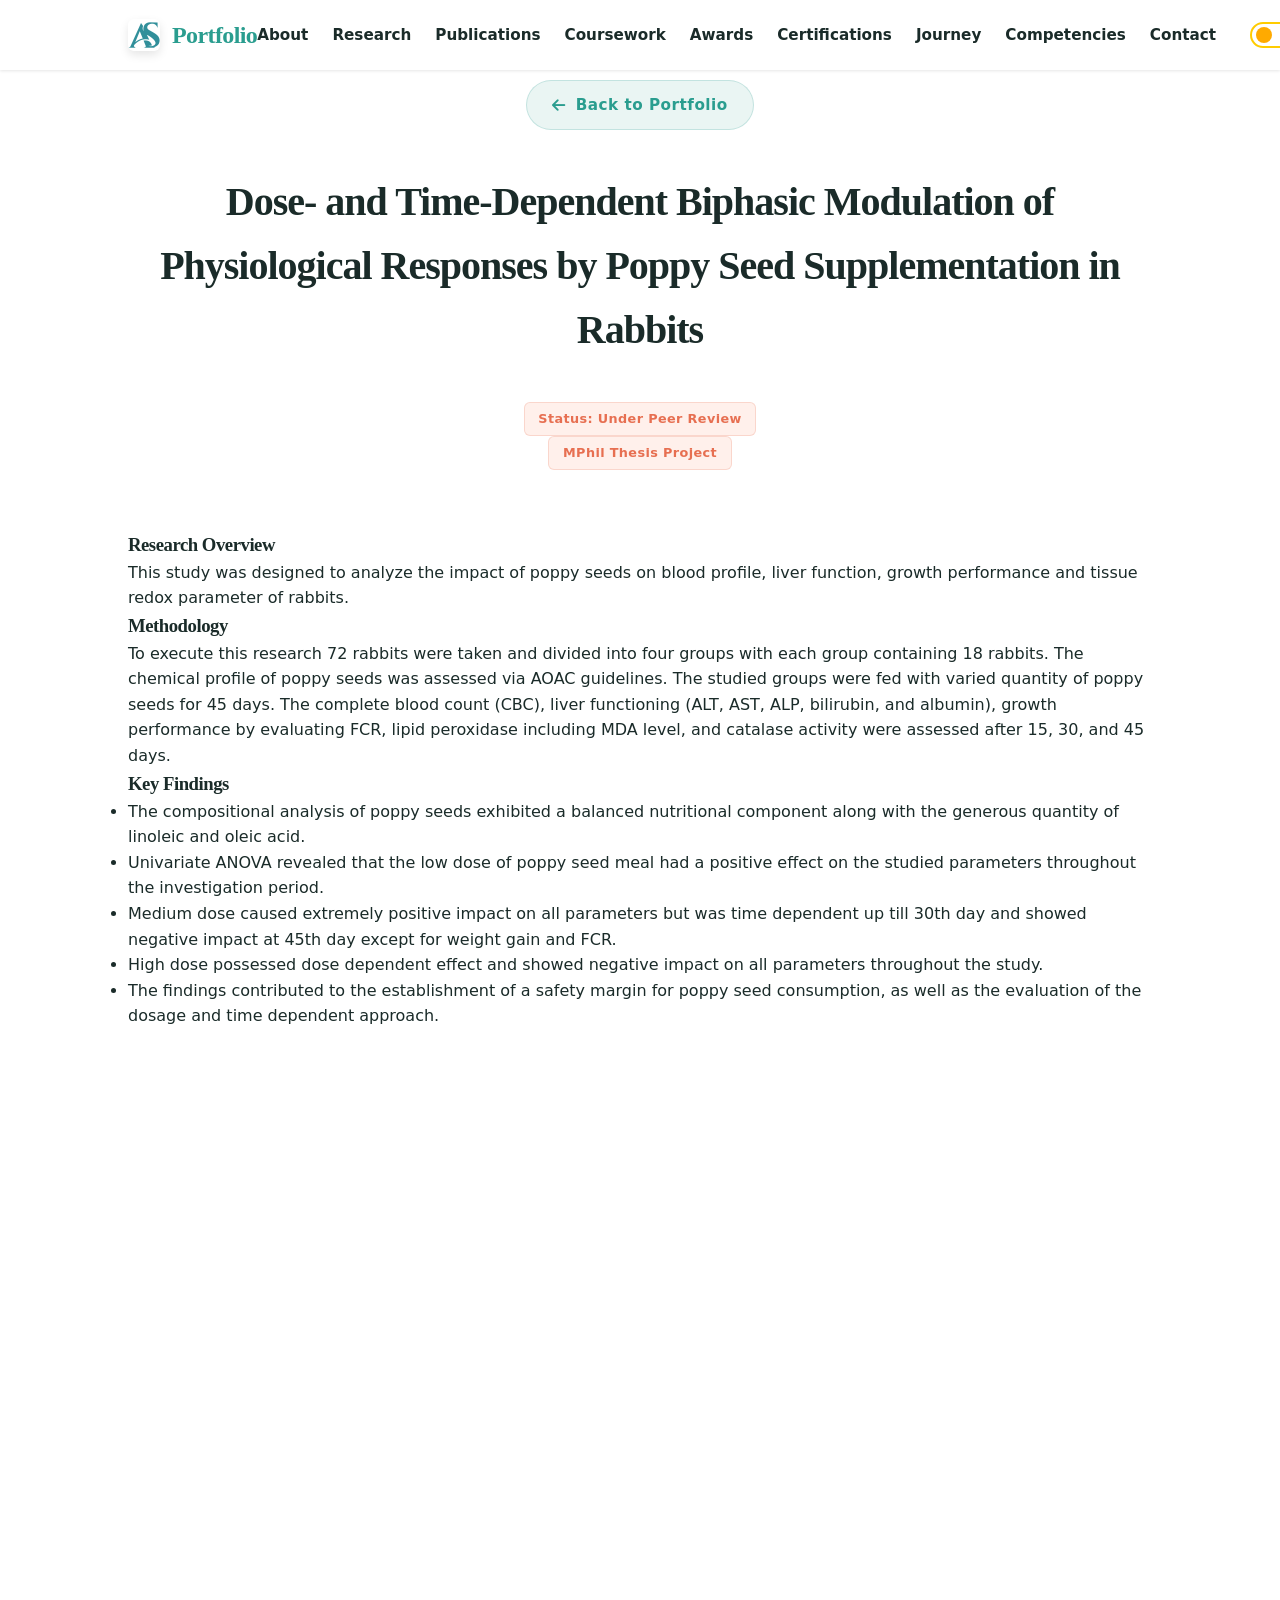
<file: project11.html>
<!DOCTYPE html>
<html lang="en">
<head>
    <meta charset="UTF-8">
    <meta name="viewport" content="width=device-width, initial-scale=1.0">
    <title>Toxicological Assessment | Biological Research</title>
    <link rel="icon" type="image/png" href="AS Portfolio Logo.png">
    <link rel="stylesheet" href="style.css">
    <link rel="stylesheet" href="https://cdnjs.cloudflare.com/ajax/libs/font-awesome/6.0.0/css/all.min.css">
</head>
<body>
    <div class="scroll-progress-container"><div class="scroll-progress-bar" id="myBar"></div></div>
    <header>
        <nav aria-label="Main Navigation">
            <a href="index.html" class="logo">
    <img src="AS Portfolio Logo.png" alt="Logo" class="nav-logo-icon">
    Portfolio
</a>
            <button class="hamburger" id="hamburger" aria-label="Toggle menu" aria-expanded="false"><i class="fas fa-bars"></i></button>
            <ul id="nav-links">
                <li><a href="index.html#about">About</a></li>
                <li><a href="index.html#projects">Research</a></li>
                <li><a href="index.html#publications">Publications</a></li>
                <li><a href="index.html#courses">Coursework</a></li>
                <li><a href="index.html#awards">Awards</a></li>
                <li><a href="index.html#certifications">Certifications</a></li>
                <li><a href="index.html#journey">Journey</a></li>
                <li><a href="index.html#skills">Competencies</a></li>
                <li><a href="index.html#contact">Contact</a></li>
                <li class="theme-switch-wrapper"><label class="theme-switch" for="checkbox"><input type="checkbox" id="checkbox" /><div class="slider round"></div></label></li>
            </ul>
        </nav>
    </header>

    <main>
        <section class="project-detail-section" id="proj1">
            <div class="project-header fade-up" style="display: flex; flex-direction: column; align-items: center; text-align: center; margin-bottom: 60px;">
                <a href="index.html#projects" class="back-btn"><i class="fas fa-arrow-left"></i> Back to Portfolio</a>
                <h2 style="font-size: 2.5rem; margin-top: 10px;">Dose- and Time-Dependent Biphasic Modulation of Physiological Responses by Poppy Seed Supplementation in Rabbits</h2>
                <span class="project-status-highlight pending-highlight">Status: Under Peer Review</span>
                <span class="project-status-highlight pending-highlight">MPhil Thesis Project</span>
            </div>

            <div class="project-row">
                <div class="project-text fade-up">
                    <h3>Research Overview</h3>
                    <p>This study was designed to analyze the impact of poppy seeds on blood profile, liver function, growth performance and tissue redox parameter of rabbits.</p>
                    <h3>Methodology</h3>
                    <p>To execute this research 72 rabbits were taken and divided into four groups with each group containing 18 rabbits. The chemical profile of poppy seeds was assessed via AOAC guidelines. The studied groups were fed with varied quantity of poppy seeds for 45 days. The complete blood count (CBC), liver functioning (ALT, AST, ALP, bilirubin, and albumin), growth performance by evaluating FCR, lipid peroxidase including MDA level, and catalase activity were assessed after 15, 30, and 45 days.</p>
                    <h3>Key Findings</h3>
                    <ul>
                        <li>The compositional analysis of poppy seeds exhibited a balanced nutritional component along with the generous quantity of linoleic and oleic acid.</li>
                        <li>Univariate ANOVA revealed that the low dose of poppy seed meal had a positive effect on the studied parameters throughout the investigation period.</li>
                        <li>Medium dose caused extremely positive impact on all parameters but was time dependent up till 30th day and showed negative impact at 45th day except for weight gain and FCR.</li>
                        <li>High dose possessed dose dependent effect and showed negative impact on all parameters throughout the study.</li>
                        <li>The findings contributed to the establishment of a safety margin for poppy seed consumption, as well as the evaluation of the dosage and time dependent approach.</li>
                    </ul>
                </div>

                <div class="project-images fade-up">
                    <img src="A abstract .jpeg" alt="Image 1">
                    <img src="IMG_Rabbits.jpg" alt="Image 2">
                    <img src="LFT,CBC.jpeg" alt="Image 3">
                </div>
            </div> 

            <div class="project-navigation fade-up">
                <a href="project12.html" class="next-project-banner">
                    <div class="next-banner-text"><span>Up Next</span><h3>Construction of Crispr-Cas9 Cassette for Bacterial Genome Insertion through Homologous Recombination</h3></div>
                    <div class="next-banner-icon"><i class="fas fa-arrow-right"></i></div>
                </a>
            </div>
        </section>
    </main>
    <script src="script.js"></script>
    <div id="imageModal" class="modal-overlay">
        <span class="close-modal">&times;</span>
        <img class="modal-content" id="expandedImg">
        <div id="modal-caption"></div>
    </div>

    <script>
        document.addEventListener("DOMContentLoaded", function() {
            const modal = document.getElementById("imageModal");
            const modalImg = document.getElementById("expandedImg");
            const captionText = document.getElementById("modal-caption");
            const closeModal = document.querySelector(".close-modal");

            // Look for any image inside the project-images grid
            const clickableImages = document.querySelectorAll(".project-images img");

            clickableImages.forEach(img => {
                img.style.cursor = "pointer"; 
                
                img.addEventListener("click", function() {
                    modal.classList.add("show-modal");
                    modalImg.src = this.src;
                    captionText.innerHTML = this.alt || ""; 
                });
            });

            if (closeModal) {
                closeModal.addEventListener("click", () => {
                    modal.classList.remove("show-modal");
                });
            }

            if (modal) {
                modal.addEventListener("click", (e) => {
                    if (e.target === modal) {
                        modal.classList.remove("show-modal");
                    }
                });
            }
        });
    </script>
</body>
</html>
</file>
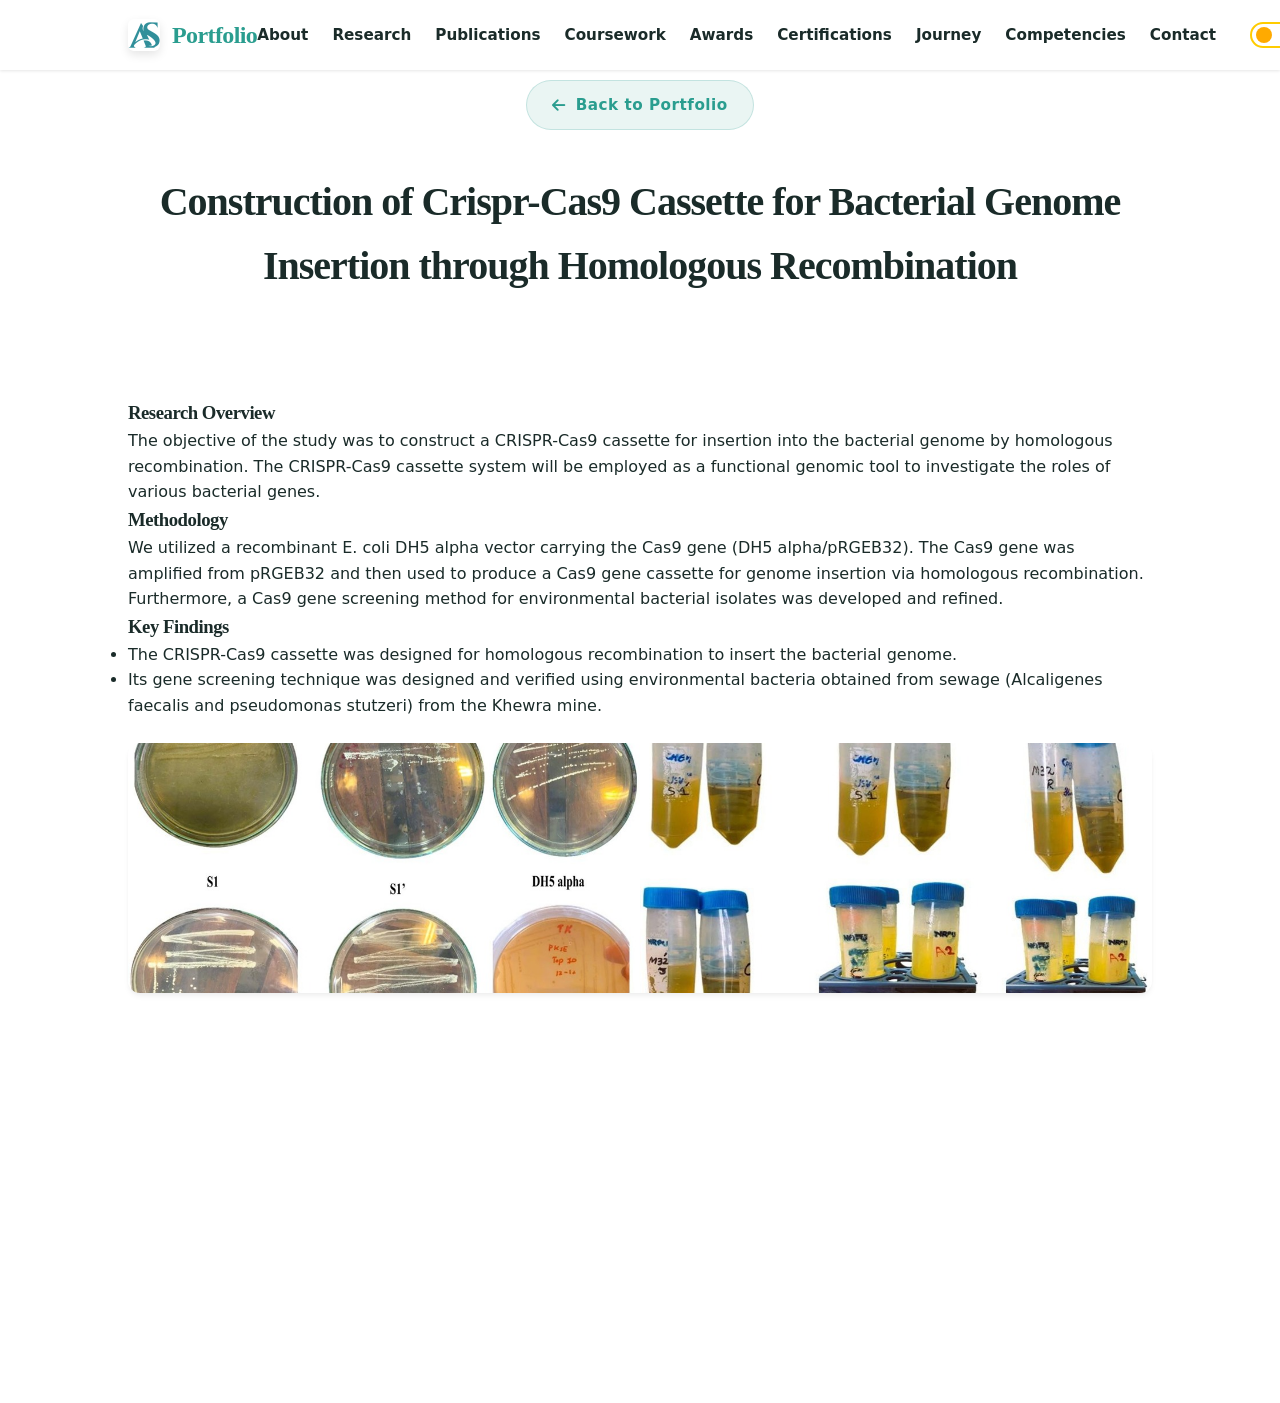
<file: project12.html>
<!DOCTYPE html>
<html lang="en">
<head>
    <meta charset="UTF-8">
    <meta name="viewport" content="width=device-width, initial-scale=1.0">
    <title>Genomic DNA Extraction | Biological Research</title>
    <link rel="icon" type="image/png" href="AS Portfolio Logo.png">
    <link rel="stylesheet" href="style.css">
    <link rel="stylesheet" href="https://cdnjs.cloudflare.com/ajax/libs/font-awesome/6.0.0/css/all.min.css">
</head>
<body>
    <div class="scroll-progress-container"><div class="scroll-progress-bar" id="myBar"></div></div>
    <header>
        <nav aria-label="Main Navigation">
            <a href="index.html" class="logo">
    <img src="AS Portfolio Logo.png" alt="Logo" class="nav-logo-icon">
    Portfolio
</a>
            <button class="hamburger" id="hamburger" aria-label="Toggle menu" aria-expanded="false"><i class="fas fa-bars"></i></button>
            <ul id="nav-links">
                <li><a href="index.html#about">About</a></li>
                <li><a href="index.html#projects">Research</a></li>
                <li><a href="index.html#publications">Publications</a></li>
                <li><a href="index.html#courses">Coursework</a></li>
                <li><a href="index.html#awards">Awards</a></li>
                <li><a href="index.html#certifications">Certifications</a></li>
                <li><a href="index.html#journey">Journey</a></li>
                <li><a href="index.html#skills">Competencies</a></li>
                <li><a href="index.html#contact">Contact</a></li>
                <li class="theme-switch-wrapper"><label class="theme-switch" for="checkbox"><input type="checkbox" id="checkbox" /><div class="slider round"></div></label></li>
            </ul>
        </nav>
    </header>

    <main>
        <section class="project-detail-section" id="proj2">
            <div class="project-header fade-up" style="display: flex; flex-direction: column; align-items: center; text-align: center; margin-bottom: 60px;">
                <a href="index.html#projects" class="back-btn"><i class="fas fa-arrow-left"></i> Back to Portfolio</a>
                <h2 style="font-size: 2.5rem; margin-top: 10px;">Construction of Crispr-Cas9 Cassette for Bacterial Genome Insertion through Homologous Recombination</h2>
            </div>

            <div class="project-row">
                <div class="project-text fade-up">
                    <h3>Research Overview</h3>
                    <p>The objective of the study was to construct a CRISPR-Cas9 cassette for insertion into the bacterial genome by homologous recombination. The CRISPR-Cas9 cassette system will be employed as a functional genomic tool to investigate the roles of various bacterial genes.</p>
                    <h3>Methodology</h3>
                    <p>We utilized a recombinant E. coli DH5 alpha vector carrying the Cas9 gene (DH5 alpha/pRGEB32). The Cas9 gene was amplified from pRGEB32 and then used to produce a Cas9 gene cassette for genome insertion via homologous recombination. Furthermore, a Cas9 gene screening method for environmental bacterial isolates was developed and refined.</p>
                    <h3>Key Findings</h3>
                    <ul>
                        <li>The CRISPR-Cas9 cassette was designed for homologous recombination to insert the bacterial genome.</li>
                        <li>Its gene screening technique was designed and verified using environmental bacteria obtained from sewage (Alcaligenes faecalis and pseudomonas stutzeri) from the Khewra mine.</li>
                    </ul>
                </div>

                <div class="project-images fade-up">
                    <img src="a.y thesis 1.jpeg" alt="Image 1">
                    <img src="a.y thesis 2.jpeg" alt="Image 2">
                </div>
            </div> 

            <div class="project-navigation fade-up">
                <a href="project13.html" class="next-project-banner">
                    <div class="next-banner-text"><span>Up Next</span><h3>A Multifaceted Investigation of Differential and Synergistic Effects of Ginger and Garlic Essential Oils on Rabbit Growth, Liver Redox Activity, and Immunity</h3></div>
                    <div class="next-banner-icon"><i class="fas fa-arrow-right"></i></div>
                </a>
            </div>
        </section>
    </main>
    <script src="script.js"></script>
    <div id="imageModal" class="modal-overlay">
        <span class="close-modal">&times;</span>
        <img class="modal-content" id="expandedImg">
        <div id="modal-caption"></div>
    </div>

    <script>
        document.addEventListener("DOMContentLoaded", function() {
            const modal = document.getElementById("imageModal");
            const modalImg = document.getElementById("expandedImg");
            const captionText = document.getElementById("modal-caption");
            const closeModal = document.querySelector(".close-modal");

            // Look for any image inside the project-images grid
            const clickableImages = document.querySelectorAll(".project-images img");

            clickableImages.forEach(img => {
                img.style.cursor = "pointer"; 
                
                img.addEventListener("click", function() {
                    modal.classList.add("show-modal");
                    modalImg.src = this.src;
                    captionText.innerHTML = this.alt || ""; 
                });
            });

            if (closeModal) {
                closeModal.addEventListener("click", () => {
                    modal.classList.remove("show-modal");
                });
            }

            if (modal) {
                modal.addEventListener("click", (e) => {
                    if (e.target === modal) {
                        modal.classList.remove("show-modal");
                    }
                });
            }
        });
    </script>
</body>
</html>
</file>
<file: style.css>
/* =========================================
   1. GLOBAL VARIABLES & RESET
   ========================================= */
:root {
    --primary: #2a9d8f; 
    --primary-light: #eaf5f3; 
    --bg-light: #f8fbfb; 
    --dark: #1a2b29; 
    --text-muted: #4a5568;
    --white: #ffffff;
    --glass-bg: rgba(255, 255, 255, 0.85);
    
    --shadow-soft: 0 4px 6px -1px rgba(0, 0, 0, 0.05), 0 2px 4px -1px rgba(0, 0, 0, 0.03);
    --shadow-hover: 0 20px 25px -5px rgba(42, 157, 143, 0.15), 0 10px 10px -5px rgba(42, 157, 143, 0.04); 
    
    --transition-snappy: all 0.2s cubic-bezier(0.4, 0, 0.2, 1);
    --transition-smooth: all 0.4s cubic-bezier(0.25, 0.8, 0.25, 1); 
    
    --font-body: 'Inter', system-ui, sans-serif;
    --font-heading: 'Merriweather', Georgia, serif;
}

body.dark-mode { 
    --bg-light: #121212; --white: #1e1e1e; --dark: #f0f0f0; 
    --text-muted: #a0aec0; --primary-light: #1a2b29; 
    --glass-bg: rgba(30, 30, 30, 0.85); --shadow-soft: 0 10px 30px rgba(0, 0, 0, 0.4); 
}

* { margin: 0; padding: 0; box-sizing: border-box; }
html { scroll-behavior: smooth; font-size: 16px; }

body { 
    background-color: var(--white); color: var(--dark); line-height: 1.6; 
    overflow-x: hidden; font-family: var(--font-body); 
    transition: background-color 0.4s ease, color 0.4s ease;
}

section { padding: 5rem 10%; }

h1, h2, h3, h4, h5, h6, .logo, .bold-name, .static-text {
    font-family: var(--font-heading); letter-spacing: -0.025em; color: var(--dark);
}

h2 { text-align: center; font-size: 2.25rem; margin-bottom: 2.5rem; font-weight: 800; }
a { text-decoration: none; color: inherit; }

#about, #publications, #awards, #contact { background-color: var(--white); }
#projects, #courses, #certifications, #journey, #skills { background-color: var(--bg-light); }

/* --- Scroll Progress Bar --- */
.scroll-progress-container { width: 100%; height: 4px; background: transparent; position: fixed; top: 0; z-index: 2000; }
.scroll-progress-bar { height: 4px; background: linear-gradient(90deg, #2a9d8f, #48cae4); width: 0%; }

/* --- Infinite Tech Marquee --- */
.tech-marquee-wrapper { overflow: hidden; background: var(--dark); color: var(--white); padding: 1.5rem 0; display: flex; white-space: nowrap; position: relative; box-shadow: inset 0 0 20px rgba(0,0,0,0.5); }
.tech-marquee { display: inline-block; animation: marqueeScroll 60s linear infinite; }
.tech-marquee:hover { animation-play-state: paused; }
.tech-marquee span { font-size: 1.1rem; font-weight: 600; margin: 0 2rem; letter-spacing: 0.05em; display: inline-flex; align-items: center; gap: 10px; color: var(--primary-light); }
.tech-marquee span i { color: var(--primary); }
@keyframes marqueeScroll { 0% { transform: translateX(0); } 100% { transform: translateX(-50%); } }

/* =========================================
   2. NAVIGATION
   ========================================= */
nav { 
    position: fixed; top: 0; width: 100%; background: var(--glass-bg); 
    backdrop-filter: blur(12px); -webkit-backdrop-filter: blur(12px);
    padding: 1rem 10%; display: flex; justify-content: space-between; align-items: center; 
    box-shadow: 0 1px 3px 0 rgba(0, 0, 0, 0.1); z-index: 1000; transition: var(--transition-smooth);
}
.logo { font-size: 1.5rem; font-weight: 900; color: var(--primary); }
nav ul { list-style: none; display: flex; gap: 1.5rem; align-items: center; }
nav ul li a { font-weight: 600; transition: var(--transition-snappy); font-size: 0.95rem; position: relative; padding-bottom: 0.25rem; }
nav ul li a::after { content: ''; position: absolute; width: 0; height: 2px; bottom: 0; left: 50%; background-color: var(--primary); transition: var(--transition-snappy); transform: translateX(-50%); }
nav ul li a:hover { color: var(--primary); }
nav ul li a:hover::after { width: 100%; }

.hamburger { display: none; font-size: 1.8rem; color: var(--dark); cursor: pointer; transition: var(--transition-snappy); border: none; background: transparent; }
.hamburger:hover { color: var(--primary); }

@media (max-width: 950px) {
    .hamburger { display: block; } 
    nav ul { position: absolute; top: 70px; left: -100%; flex-direction: column; background: var(--white); width: 100%; text-align: center; padding: 30px 0; box-shadow: 0 10px 20px rgba(0,0,0,0.1); transition: 0.4s ease-in-out; gap: 20px; }
    nav ul.active { left: 0; }
    .theme-switch-wrapper { justify-content: center; margin-top: 10px; }
}

/* =========================================
   3. ANIMATIONS & REUSABLE BUTTONS
   ========================================= */
.btn-outline { 
    display: inline-flex; justify-content: center; align-items: center; padding: 0.875rem 2rem; background: transparent; color: var(--primary); 
    border: 2px solid var(--primary); border-radius: 9999px; font-size: 0.875rem; letter-spacing: 0.05em; font-weight: 700; transition: var(--transition-snappy); cursor: pointer;
}
.btn-outline:hover { background: var(--primary); color: var(--white); transform: translateY(-2px); box-shadow: var(--shadow-hover); }

/* Theme-Colored Centered Back Button */
.back-btn { 
    display: inline-flex; align-items: center; justify-content: center; gap: 10px;
    background-color: var(--primary-light); color: var(--primary); 
    padding: 12px 25px; border-radius: 50px; font-weight: 700; font-size: 0.95rem;
    letter-spacing: 0.5px; transition: var(--transition-smooth); 
    border: 1px solid rgba(42, 157, 143, 0.2);
    margin: 0 auto 30px auto; 
}
.back-btn:hover { 
    background-color: var(--primary); color: var(--white); 
    transform: translateY(-3px) translateX(-5px); 
    box-shadow: 0 10px 20px rgba(42, 157, 143, 0.2); 
}
body.dark-mode .back-btn { background-color: rgba(42, 157, 143, 0.15); }
body.dark-mode .back-btn:hover { background-color: var(--primary); color: var(--white); }

.fade-up { opacity: 0; transform: translateY(30px) scale(0.98); transition: all 0.7s cubic-bezier(0.22, 1, 0.36, 1); visibility: hidden; }
.fade-up.show { opacity: 1; transform: translateY(0) scale(1); visibility: visible; }

/* =========================================
   4. HERO SECTION
   ========================================= */
#hero { position: relative; min-height: 100vh; display: flex; align-items: center; background: var(--white); padding-top: 80px; overflow: hidden; }
.hero-bg-theme { position: absolute; top: 0; right: 0; width: 35%; height: 85%; background: var(--primary); z-index: 1; border-bottom-left-radius: 40px; }
.hero-container { display: flex; align-items: center; width: 100%; max-width: 1200px; margin: 0 auto; padding: 0 5%; position: relative; z-index: 2; gap: 50px; }
.hero-text-area { flex: 1; position: relative; z-index: 4; padding-right: 30px; }
.hero-image-area { flex: 1.2; position: relative; z-index: 3; margin-left: 0; }
.hello-name { font-size: 1.5rem; color: var(--text-muted); margin-bottom: 15px; font-weight: 500; }
.bold-name { font-weight: 900; color: var(--dark); font-size: 1.8rem; }
.wave { display: inline-block; animation: wave-animation 2.5s infinite; transform-origin: 70% 70%; }
@keyframes wave-animation { 0%, 60%, 100% { transform: rotate(0.0deg) } 10%, 30% { transform: rotate(14.0deg) } 20%, 40% { transform: rotate(-8.0deg) } 50% { transform: rotate(10.0deg) } }

.static-text { font-size: 4.5rem; font-weight: 900; color: var(--dark); line-height: 1.1; margin-bottom: 40px; letter-spacing: -1.5px; }
.text-slider { position: relative; height: 1.2em; display: block; }
.dynamic-text { position: absolute; top: 0; left: 0; color: var(--primary); }

.phd-status { display: inline-flex; align-items: center; gap: 12px; margin-top: 40px; padding: 10px 22px; background: var(--white); border: 1px solid rgba(0,0,0,0.05); border-radius: 50px; font-size: 0.95rem; color: var(--text-muted); font-weight: 600; box-shadow: var(--shadow-soft); width: fit-content; }
.green-dot { width: 12px; height: 12px; background-color: var(--primary); border-radius: 50%; display: inline-block; animation: pulse-green 2s infinite; }
@keyframes pulse-green { 0%, 100% { box-shadow: 0 0 0 0 rgba(42, 157, 143, 0.7); } 70% { box-shadow: 0 0 0 10px rgba(42, 157, 143, 0); } }

.hero-image-area { flex: 1.4; position: relative; z-index: 3; margin-left: -8%; }
.image-slider { position: relative; width: 100%; max-width: 1200px; height: 80vh; min-height: 600px; border-radius: 16px; overflow: hidden; filter: drop-shadow(0 0 30px rgba(42, 157, 143, 0.3)); box-shadow: 0 25px 50px rgba(0,0,0,0.15); }
.slide-img { width: 100%; height: 100%; object-fit: cover; position: absolute; top: 0; left: 0; }
.slide1-el, .slide2-el { opacity: 0; transition: opacity 1s ease-in-out; }
.slide1-el.active, .slide2-el.active { opacity: 1; }
body.dark-mode .hero-image-area::before { content: ''; position: absolute; top: 0; left: 0; width: 100%; height: 100%; opacity: 0.3; filter: blur(100px); background: radial-gradient(circle, var(--primary) 0%, rgba(42, 157, 143, 0) 80%); z-index: -1; }

@media (max-width: 900px) { .hero-container { flex-direction: column; text-align: center; } .hero-bg-theme { width: 100%; height: 40%; border-bottom-left-radius: 0; } .hero-image-area { margin-left: 0; width: 100%; position: relative; margin-top: 40px; } .text-slider { display: flex; justify-content: center; } .dynamic-text { position: relative; } }

/* =========================================
   5. ABOUT & CARDS
   ========================================= */
.about-content p { font-size: 1.15rem; text-align: center; max-width: 800px; margin: 0 auto; color: var(--text-muted); line-height: 1.8; }

.card-grid { display: grid; grid-template-columns: repeat(auto-fit, minmax(300px, 1fr)); gap: 2.5rem; max-width: 1200px; margin: 0 auto; }
.card { background: var(--white); border-radius: 1rem; box-shadow: var(--shadow-soft); overflow: hidden; transition: var(--transition-smooth); border: 1px solid rgba(0,0,0,0.05); display: flex; flex-direction: column; }
.card:hover { transform: translateY(-6px); box-shadow: var(--shadow-hover); border-color: rgba(42, 157, 143, 0.3); }

.card-link-wrapper { display: flex; flex-direction: column; height: 100%; }
.card-img { height: 220px; background: var(--primary-light); display: grid; place-items: center; color: var(--primary); font-weight: bold; }
.card-info { padding: 2rem; display: flex; flex-direction: column; flex-grow: 1; }
.card-info h3 { margin-bottom: 0.5rem; font-size: 1.25rem; color: var(--dark); line-height: 1.3; font-weight: 700; }
.card-info p { color: var(--text-muted); font-size: 0.95rem; flex-grow: 1; }
.read-more { margin-top: 1.25rem; color: var(--primary); font-weight: 700; font-size: 0.875rem; }

.pub-card { padding: 40px 30px; text-align: center; justify-content: center; align-items: center; }
.status-badge { display: inline-block; margin-top: 1rem; padding: 0.35rem 1rem; background: var(--primary); color: #fff; border-radius: 9999px; font-size: 0.75rem; font-weight: 700; text-transform: uppercase; letter-spacing: 0.05em; }
.status-badge.pending { background: #e76f51; }

/* --- Project Card Status Highlights --- */
.status-wrapper { flex-grow: 1; margin-top: 0.5rem; }
.project-status-highlight { display: inline-block; padding: 0.35rem 0.85rem; border-radius: 6px; font-size: 0.8rem; font-weight: 700; letter-spacing: 0.03em; }
.project-status-highlight.pending-highlight { background-color: #fff0eb; color: #e76f51; border: 1px solid rgba(231, 111, 81, 0.2); }
.project-status-highlight.completed-highlight { background-color: var(--primary-light); color: var(--primary); border: 1px solid rgba(42, 157, 143, 0.2); }
body.dark-mode .project-status-highlight.pending-highlight { background-color: rgba(231, 111, 81, 0.15); }
body.dark-mode .project-status-highlight.completed-highlight { background-color: rgba(42, 157, 143, 0.15); }

/* =========================================
   6. HOMEPAGE COURSES
   ========================================= */
.homepage-courses-wrapper { display: flex; gap: 40px; max-width: 1100px; margin: 0 auto; }
.course-column { flex: 1; background: var(--white); padding: 35px; border-radius: 16px; box-shadow: var(--shadow-soft); border: 1px solid rgba(0,0,0,0.03); transition: var(--transition-smooth); }
.course-column:hover { box-shadow: var(--shadow-hover); border-color: rgba(42, 157, 143, 0.3); }
.column-title { color: var(--primary); font-size: 1.3rem; margin-bottom: 25px; padding-bottom: 12px; border-bottom: 2px solid var(--bg-light); }
.mini-course-row { display: flex; align-items: center; gap: 18px; text-decoration: none; color: var(--dark); padding: 16px; border-radius: 12px; transition: var(--transition-snappy); margin-bottom: 15px; background: var(--bg-light); border: 1px solid rgba(0,0,0,0.02); }
.mini-course-row:hover { transform: translateX(8px); background: var(--primary-light); border-color: var(--primary); }
.mini-course-row i { font-size: 1.8rem; color: var(--primary); width: 45px; text-align: center; }
.mini-course-row h4 { font-size: 1.05rem; margin-bottom: 4px; color: var(--dark); }
.mini-course-row p { font-size: 0.85rem; color: var(--text-muted); margin: 0; }

@media (max-width: 850px) { .homepage-courses-wrapper { flex-direction: column; gap: 30px; } }

/* =========================================
   7. AWARDS & CERTIFICATIONS (Flexbox Layout)
   ========================================= */
.awards-canvas { max-width: 1100px; margin: 0 auto; background: linear-gradient(to bottom, var(--primary-light) 0%, var(--primary-light) 50%, rgba(42, 157, 143, 0.1) 50%, rgba(42, 157, 143, 0.1) 100%); border-radius: 30px; padding: 80px 60px; display: flex; flex-direction: column; box-shadow: inset 0 0 50px rgba(0,0,0,0.02); }
.award-card { background: var(--white); width: 55%; border-radius: 20px; box-shadow: 0 20px 40px rgba(0,0,0,0.08); overflow: hidden; transition: var(--transition-smooth); cursor: pointer; }
.award-card:hover { transform: translateY(-8px); box-shadow: var(--shadow-hover); border-color: rgba(42, 157, 143, 0.3); }
.corner-left { align-self: flex-start; z-index: 1; }
.corner-right { align-self: flex-end; margin-top: -80px; z-index: 2; cursor: default; } 
.award-img { width: 100%; height: 350px; object-fit: cover; display: block; }
.award-text { padding: 35px; }
.award-text h3 { font-size: 1.5rem; margin-bottom: 8px; color: var(--dark); }
.award-date { color: var(--primary); font-weight: 700; margin-bottom: 15px; font-size: 0.95rem; text-transform: uppercase; letter-spacing: 1px; }

.pending-award-img { width: 100%; height: 350px; background: linear-gradient(135deg, var(--primary), var(--dark)); display: flex; flex-direction: column; justify-content: center; align-items: center; color: var(--white); text-align: center; border-bottom: 4px solid var(--primary-light); }
.pending-award-img i { font-size: 4.5rem; margin-bottom: 20px; color: var(--white); opacity: 0.9; }
.pending-award-img p { font-size: 1.2rem; font-weight: 700; letter-spacing: 2px; text-transform: uppercase; color: var(--white); opacity: 0.9; margin: 0; }

@media (max-width: 850px) { .awards-canvas { padding: 40px 20px; background: var(--primary-light); } .award-card { width: 100%; } .corner-right { margin-top: 40px; } }

/* Flexbox guarantees the 3rd odd item is perfectly centered */
.cert-modern-grid { 
    display: flex; 
    flex-wrap: wrap; 
    justify-content: center; 
    gap: 40px; 
    max-width: 1200px; 
    margin: 0 auto; 
}

.cert-card { 
    width: calc(50% - 20px); 
    max-width: 550px;        
    position: relative; 
    border-radius: 16px; 
    overflow: hidden; 
    box-shadow: var(--shadow-soft); 
    height: 320px; 
    background: var(--bg-light); 
    border: 1px solid rgba(0,0,0,0.05); 
    cursor: pointer; 
    transition: var(--transition-smooth); 
}

.cert-card:hover { transform: translateY(-8px); box-shadow: var(--shadow-hover); border-color: rgba(42, 157, 143, 0.3); }
.cert-img { width: 100%; height: 100%; object-fit: cover; object-position: center top; transition: transform 0.6s cubic-bezier(0.25, 0.8, 0.25, 1); }
.cert-card:hover .cert-img { transform: scale(1.05); }

.cert-overlay { position: absolute; bottom: -10px; left: 0; right: 0; background: var(--glass-bg); backdrop-filter: blur(12px); -webkit-backdrop-filter: blur(12px); padding: 25px 20px; border-top: 1px solid rgba(255, 255, 255, 0.5); transform: translateY(100%); transition: transform 0.4s cubic-bezier(0.25, 0.8, 0.25, 1); display: flex; flex-direction: column; justify-content: center; align-items: center; text-align: center; }
.cert-card:hover .cert-overlay { transform: translateY(0); bottom: 0; }
.cert-text h4 { color: var(--dark); font-size: 1.25rem; margin-bottom: 5px; font-weight: 800; }
.cert-text p { color: var(--primary); font-weight: 700; font-size: 0.95rem; margin: 0; letter-spacing: 0.5px; }

@media (max-width: 850px) { 
    .cert-modern-grid { flex-direction: column; align-items: center; } 
    .cert-card { width: 100%; height: 260px; } 
    .cert-overlay { transform: translateY(0); bottom: 0; background: rgba(255, 255, 255, 0.95); } 
}

/* --- Lightbox Modal --- */
.modal-overlay { display: none; position: fixed; z-index: 2000; padding-top: 50px; left: 0; top: 0; width: 100%; height: 100%; overflow: auto; background-color: rgba(0,0,0,0.9); backdrop-filter: blur(5px); opacity: 0; transition: opacity 0.3s ease; }
.modal-overlay.show-modal { display: block; opacity: 1; }
.modal-content { margin: auto; display: block; width: 80%; max-width: 900px; border-radius: 10px; box-shadow: 0 0 30px rgba(0,0,0,0.5); animation: zoomIn 0.3s ease; }
@keyframes zoomIn { from {transform:scale(0.9)} to {transform:scale(1)} }
.close-modal { position: absolute; top: 20px; right: 40px; color: #f1f1f1; font-size: 40px; font-weight: bold; cursor: pointer; transition: 0.3s; }
.close-modal:hover { color: var(--primary); }
#modal-caption { margin: auto; display: block; width: 80%; max-width: 900px; text-align: center; color: #ccc; padding: 15px 0; font-size: 1.2rem; }

/* =========================================
   8. JOURNEY TIMELINE
   ========================================= */
.timeline { position: relative; max-width: 1000px; margin: 0 auto; padding: 40px 0; }
.timeline::before { content: ''; position: absolute; left: 50%; top: 0; bottom: 0; width: 3px; background: #e2e8f0; transform: translateX(-50%); border-radius: 10px; }
.timeline-item { position: relative; width: 100%; display: flex; justify-content: space-between; align-items: center; margin-bottom: 60px; }
.timeline-dot { position: absolute; left: 50%; transform: translateX(-50%); width: 24px; height: 24px; background: var(--white); border: 4px solid var(--primary); border-radius: 50%; z-index: 2; box-shadow: 0 0 0 6px var(--bg-light); }
.timeline-content { width: 42%; padding: 30px; background: var(--white); border-radius: 12px; box-shadow: 0 4px 15px rgba(0,0,0,0.04); border: 1px solid rgba(0,0,0,0.03); text-align: left; transition: var(--transition-smooth); }
.timeline-content:hover { transform: translateY(-5px); box-shadow: var(--shadow-hover); border-color: rgba(42, 157, 143, 0.3); }
.timeline-date { width: 42%; font-size: 1.05rem; font-weight: 600; color: var(--text-muted); }
.timeline-item.left .timeline-date { text-align: left; padding-left: 20px; }
.timeline-item.right .timeline-date { text-align: right; padding-right: 20px; }

@media (max-width: 800px) { .timeline::before { left: 24px; transform: none; } .timeline-item { flex-direction: column !important; align-items: flex-start; padding-left: 60px; margin-bottom: 40px; } .timeline-dot { left: 12px; transform: none; top: 0; } .timeline-content, .timeline-date { width: 100%; text-align: left !important; padding: 0 !important; } .timeline-date { margin-bottom: 12px; margin-top: 0; padding-left: 0 !important; padding-right: 0 !important; } }

/* =========================================
   9. SKILLS BARS
   ========================================= */
.skills-container { display: grid; grid-template-columns: repeat(2, 1fr); gap: 35px 50px; max-width: 1000px; margin: 0 auto; }
.full-width-skill { grid-column: 1 / -1; }
.skill-box { display: flex; flex-direction: column; gap: 12px; }
.skill-info { display: flex; justify-content: space-between; align-items: center; }
.skill-name { font-size: 1.1rem; font-weight: 700; color: var(--dark); display: flex; align-items: center; gap: 10px; }
.skill-name i { color: var(--primary); font-size: 1.2rem; }
.skill-percent { font-weight: 800; color: var(--primary); font-size: 1rem; }
.skill-bar { width: 100%; height: 12px; background-color: var(--white); border-radius: 20px; overflow: hidden; box-shadow: inset 0 2px 5px rgba(0,0,0,0.05); border: 1px solid rgba(0,0,0,0.03); }
.skill-fill { height: 100%; width: 0; background: linear-gradient(90deg, #2a9d8f, #48cae4); border-radius: 20px; transition: width 1.5s cubic-bezier(0.25, 0.8, 0.25, 1); }

@media (max-width: 800px) { .skills-container { grid-template-columns: 1fr; gap: 30px; } }

/* =========================================
   10. CONTACT SECTION
   ========================================= */
#contact { padding: 120px 10% 80px 10%; }
.contact-subtext { text-align: center; color: var(--text-muted); font-size: 1.1rem; max-width: 700px; margin: 0 auto 50px auto; }
.contact-container { display: flex; gap: 40px; max-width: 1100px; margin: 0 auto; align-items: stretch; }

.contact-info-box { flex: 1; background: var(--bg-light); padding: 40px; border-radius: 16px; box-shadow: var(--shadow-soft); display: flex; flex-direction: column; gap: 30px; border: 1px solid rgba(0,0,0,0.03); transition: var(--transition-smooth); }
.contact-info-box:hover { box-shadow: var(--shadow-hover); transform: translateY(-5px); border-color: rgba(42, 157, 143, 0.3); }
.info-item { display: flex; align-items: flex-start; gap: 20px; }
.info-item i { font-size: 1.2rem; color: var(--primary); background: var(--white); width: 45px; height: 45px; display: flex; align-items: center; justify-content: center; border-radius: 50%; box-shadow: 0 4px 10px rgba(0,0,0,0.05); transition: var(--transition-snappy); }
.info-item h4 { color: var(--dark); margin-bottom: 5px; font-size: 1.1rem; }
.info-item p, .info-item a { color: var(--text-muted); text-decoration: none; font-size: 0.95rem; transition: var(--transition-snappy); }
.info-item a:hover { color: var(--primary); }

.social-icons-left { display: flex; gap: 15px; margin-top: auto; padding-top: 30px; border-top: 1px solid rgba(0,0,0,0.05); }
.social-icons-left a { color: var(--dark); font-size: 1.2rem; background: var(--white); width: 45px; height: 45px; display: flex; align-items: center; justify-content: center; border-radius: 50%; transition: var(--transition-snappy); box-shadow: 0 4px 10px rgba(0,0,0,0.05); }
.social-icons-left a:hover { background: var(--primary); color: #ffffff; transform: translateY(-5px); box-shadow: 0 10px 20px rgba(42,157,143,0.3); }

.contact-form-box { flex: 1.5; background: var(--bg-light); padding: 40px; border-radius: 16px; box-shadow: var(--shadow-soft); border: 1px solid rgba(0,0,0,0.03); transition: var(--transition-smooth); }
.contact-form-box:hover { box-shadow: var(--shadow-hover); transform: translateY(-5px); border-color: rgba(42, 157, 143, 0.3); }
.contact-form-box form { display: flex; flex-direction: column; gap: 20px; }
.contact-form-box .input-group,
.contact-form-box input.full-width,
.contact-form-box textarea {
    margin-bottom: 22px !important;
}
.input-group { display: flex; gap: 20px; }
.contact-form-box input, .contact-form-box textarea { width: 100%; padding: 16px 20px; border: 1px solid rgba(0,0,0,0.08); border-radius: 8px; background: var(--white); color: var(--dark); font-size: 0.95rem; transition: var(--transition-snappy); font-family: inherit; }
.contact-form-box input:focus, .contact-form-box textarea:focus { outline: none; border-color: var(--primary); box-shadow: 0 0 0 4px rgba(42, 157, 143, 0.1); }
.contact-form-box textarea { resize: vertical; }
.full-width { width: 100%; }

.btn-submit { background: var(--primary); color: #ffffff; padding: 16px 30px; border: none; border-radius: 8px; font-size: 1rem; font-weight: 700; cursor: pointer; transition: var(--transition-snappy); display: inline-flex; align-items: center; justify-content: center; gap: 10px; width: max-content; margin-top: 10px; }
.btn-submit:hover { transform: translateY(-3px); box-shadow: 0 15px 30px rgba(42,157,143,0.3); }
.footer-credit { text-align: center; margin-top: 80px; font-size: 0.9rem; color: var(--text-muted); font-weight: 600; letter-spacing: 1px; }

@media (max-width: 850px) { .contact-container { flex-direction: column; } .input-group { flex-direction: column; gap: 20px; } .btn-submit { width: 100%; } }

/* =========================================
   11. DARK MODE TOGGLE & SCROLL TO TOP
   ========================================= */
.theme-switch-wrapper { display: flex; align-items: center; margin-left: 10px; }
.theme-switch { position: relative; display: inline-block; width: 50px; height: 26px; }
.theme-switch input { display: none; }
.slider { position: absolute; cursor: pointer; top: 0; left: 0; right: 0; bottom: 0; border: 2px solid #ffcc00; border-radius: 34px; transition: .4s; }
.slider:before { position: absolute; content: ""; height: 16px; width: 16px; left: 4px; bottom: 3px; background-color: #ffaa00; border-radius: 50%; transition: .4s; }
input:checked + .slider { border-color: var(--primary); }
input:checked + .slider:before { transform: translateX(22px); background-color: var(--primary); }

#scrollToTopBtn { position: fixed; bottom: 30px; right: 30px; z-index: 999; width: 50px; height: 50px; border-radius: 50%; background-color: var(--primary); color: #ffffff; border: none; font-size: 1.2rem; display: flex; justify-content: center; align-items: center; cursor: pointer; box-shadow: 0 4px 15px rgba(0,0,0,0.15); opacity: 0; visibility: hidden; transform: translateY(20px); transition: var(--transition-smooth); }
#scrollToTopBtn.show-btn { opacity: 1; visibility: visible; transform: translateY(0); }
#scrollToTopBtn:hover { background-color: var(--dark); transform: translateY(-5px); box-shadow: 0 8px 25px rgba(0,0,0,0.3); }

/* =========================================
   12. PRINT OPTIMIZATION (For Academic Committees)
   ========================================= */
@media print {
    body { background: #fff; color: #000; font-size: 11pt; }
    nav, #scrollToTopBtn, .theme-switch-wrapper, .btn-outline, .tech-marquee-wrapper, .contact-form-box, .scroll-progress-container { 
        display: none !important; 
    }
    section { padding: 2rem 0; page-break-inside: avoid; }
    h2 { font-size: 16pt; margin-bottom: 1rem; text-align: left; border-bottom: 1px solid #000; }
    .card, .award-card, .cert-card, .timeline-content, .course-block { 
        box-shadow: none; border: 1px solid #ccc; background: #fff; transform: none !important; page-break-inside: avoid;
    }
    .skill-fill { background: #000 !important; }
    a { text-decoration: none; color: #000; }
    a::after { content: " (" attr(href) ")"; font-size: 9pt; color: #555; }
}

/* =========================================
   13. MODERN COURSE GRID & GLOW EFFECTS
   ========================================= */
.course-modern-grid { display: grid; grid-template-columns: repeat(auto-fit, minmax(350px, 1fr)); gap: 35px; width: 100%; }

.course-block {
    display: flex; flex-direction: column; gap: 15px; background: var(--bg-light); padding: 40px; 
    border-radius: 20px; box-shadow: var(--shadow-soft); border: 1px solid rgba(0,0,0,0.03); 
    transition: all 0.4s cubic-bezier(0.25, 0.8, 0.25, 1); position: relative; z-index: 1;
    scroll-margin-top: 130px; 
}

.course-block:hover {
    transform: translateY(-10px) scale(1.02);
    box-shadow: 0 0 30px rgba(42, 157, 143, 0.3), 0 20px 40px rgba(42, 157, 143, 0.15);
    border-color: var(--primary); z-index: 10;
}

.course-block .course-icon {
    width: 60px; height: 60px; background: var(--white); display: flex; align-items: center; 
    justify-content: center; border-radius: 50%; font-size: 1.8rem; color: var(--primary); 
    box-shadow: 0 10px 20px rgba(0,0,0,0.05); margin-bottom: 10px;
}

.featured-active {
    grid-column: 1 / -1; display: flex; flex-direction: row; align-items: center;
    background: linear-gradient(135deg, var(--white) 0%, var(--primary-light) 100%);
    border: 2px solid var(--primary) !important; box-shadow: 0 20px 50px rgba(42, 157, 143, 0.2) !important;
    animation: slideDownFade 0.8s cubic-bezier(0.25, 1, 0.2, 1) forwards;
    scroll-margin-top: 130px; 
}

@media (max-width: 800px) { .featured-active { flex-direction: column; text-align: center; } .featured-active .course-icon { margin: 0 auto 15px auto; } }

/* =========================================
   14. INTERACTIVE PHOTO ILLUMINATION
   ========================================= */
.image-slider img.slide-img { transition: all 0.5s cubic-bezier(0.25, 0.8, 0.25, 1); cursor: pointer; }
.image-slider img.slide-img:hover {
    box-shadow: 0 0 35px rgba(42, 157, 143, 0.7); transform: translateY(-8px) scale(1.02);
    filter: drop-shadow(0 0 15px rgba(42, 157, 143, 0.5)) brightness(1.03);
}

.project-detail-section .project-images img { transition: all 0.5s cubic-bezier(0.25, 0.8, 0.25, 1) !important; cursor: pointer; }
.project-detail-section .project-images img:hover {
    box-shadow: 0 0 35px rgba(42, 157, 143, 0.7); transform: translateY(-8px) scale(1.02) !important;
    filter: drop-shadow(0 0 15px rgba(42, 157, 143, 0.5)) brightness(1.03);
}

body.dark-mode .image-slider img.slide-img:hover,
body.dark-mode .project-detail-section .project-images img:hover {
    box-shadow: 0 0 40px rgba(42, 157, 143, 0.6); filter: drop-shadow(0 0 15px rgba(42, 157, 143, 0.4)) brightness(1.05);
}

/* =========================================
   15. NEXT PROJECT BANNER & PROJECT GRID
   ========================================= */
.project-navigation { margin-top: 80px; padding-top: 0; border-top: none; }
.next-project-banner {
    display: flex; justify-content: space-between; align-items: center;
    background: linear-gradient(135deg, var(--bg-light), var(--primary-light)); padding: 40px 50px;
    border-radius: 20px; text-decoration: none; color: var(--dark); border: 1px solid rgba(42, 157, 143, 0.1);
    transition: all 0.4s cubic-bezier(0.25, 0.8, 0.25, 1); box-shadow: var(--shadow-soft);
}
.next-project-banner:hover {
    transform: translateY(-8px); box-shadow: 0 0 30px rgba(42, 157, 143, 0.3), 0 20px 40px rgba(42, 157, 143, 0.15); border-color: var(--primary);
}
.next-banner-text span { display: block; color: var(--primary); font-weight: 800; text-transform: uppercase; letter-spacing: 2px; font-size: 0.85rem; margin-bottom: 8px; }
.next-banner-text h3 { font-size: 1.8rem; margin: 0; font-family: var(--font-heading); }
.next-banner-icon { width: 60px; height: 60px; background: var(--primary); color: var(--white); display: flex; align-items: center; justify-content: center; border-radius: 50%; font-size: 1.5rem; transition: transform 0.4s ease; }
.next-project-banner:hover .next-banner-icon { transform: translateX(10px); }

@media (max-width: 700px) {
    .next-project-banner { flex-direction: column; text-align: center; gap: 20px; padding: 30px; }
    .next-project-banner:hover .next-banner-icon { transform: translateY(10px) translateX(0); }
}

/* --- Modern 2x2 Project Image Grid --- */
.project-images { 
    flex: 1; 
    display: grid; 
    grid-template-columns: repeat(2, 1fr); 
    gap: 0px; 
    align-content: start;
    margin-top: 25px; 
    border-radius: 12px; 
    overflow: hidden; 
    box-shadow: var(--shadow-soft);
}

.project-images img { 
    width: 100%; 
    height: 250px; 
    border-radius: 0px; 
    box-shadow: none; 
    object-fit: cover; 
    transition: all 0.5s cubic-bezier(0.25, 0.8, 0.25, 1) !important;
    cursor: pointer;
}

/* Hover Illumination */
.project-images img:hover {
    box-shadow: 0 0 30px rgba(0, 0, 0, 0.6);
    transform: scale(1.05) !important;
    z-index: 10;
    position: relative; 
    border-radius: 8px;
}

/* --- Center the 3rd image if there are exactly 3 images --- */
.project-images img:nth-child(3):last-child {
    grid-column: 1 / -1; 
    width: 50%;          
    margin: 0 auto;      
}

/* Mobile: Stack images in a single column if the screen is small */
@media (max-width: 600px) {
    .project-images { grid-template-columns: 1fr; }
    .project-images img:nth-child(3):last-child {
        width: 100%; 
    }
}

/* =========================================
   16. MOBILE PERFECTION (Professional & Academic)
   ========================================= */
@media (max-width: 768px) {
    section { padding: 4rem 5%; }
    .static-text { font-size: 2.8rem; line-height: 1.2; margin-bottom: 30px; }
    h2 { font-size: 2rem; }
    .hero-text-area { text-align: center; display: flex; flex-direction: column; align-items: center; }
    
    .course-modern-grid, .card-grid { 
        grid-template-columns: 1fr; 
        gap: 25px;
    }
    
    .image-slider { min-height: 400px; height: 50vh; margin-top: 30px; }
    
    .contact-info-box { align-items: center; text-align: center; }
    .info-item { flex-direction: column; gap: 10px; align-items: center; }
    .social-icons-left { justify-content: center; width: 100%; border-top: none; padding-top: 10px; }
    
    .timeline::before { left: 20px; }
    .timeline-item { padding-left: 50px !important; margin-bottom: 40px; }
    .timeline-dot { left: 8px !important; }
    
    .btn-outline, .back-btn { width: 100%; max-width: 300px; justify-content: center; }
}

/* =========================================
   17. NAVBAR LOGO ICON ALIGNMENT
   ========================================= */
.logo {
    display: flex;
    align-items: center;
    gap: 12px; 
    text-decoration: none; 
}

.nav-logo-icon {
    width: 32px; 
    height: 32px;
    object-fit: cover;
    border-radius: 6px; 
    box-shadow: 0 4px 10px rgba(0,0,0,0.1); 
    transition: transform 0.3s ease;
}

.logo:hover .nav-logo-icon {
    transform: rotate(-5deg) scale(1.1); 
}

/* =========================================
   MOBILE FIX: CAMOUFLAGE COLOR OVERRIDE
   ========================================= */
@media (max-width: 850px) {
    /* 1. Make Biologist & Zoologist visible */
    .hero-text-area .dynamic-text {
        color: #ffffff !important; /* Changes text to white on mobile */
    }

    /* 2. Make the CV Button visible */
    .hero-text-area .btn-outline {
        color: #ffffff !important; /* Button text color */
        border-color: #ffffff !important; /* Button outline color */
        background-color: transparent !important;
    }
    
    /* (Optional) How the button looks when tapped on mobile */
    .hero-text-area .btn-outline:active {
        background-color: #ffffff !important;
        color: #000000 !important; /* Changes text to black when tapped */
    }
}
</file>
<file: style1.css>
/* =========================================
   1. GLOBAL VARIABLES & RESET
   ========================================= */
:root {
    --primary: #2a9d8f; 
    --primary-light: #eaf5f3; 
    --bg-light: #f8fbfb; 
    --dark: #1a2b29; 
    --text-muted: #4a5568;
    --white: #ffffff;
    --glass-bg: rgba(255, 255, 255, 0.85);
    
    --shadow-soft: 0 4px 6px -1px rgba(0, 0, 0, 0.05), 0 2px 4px -1px rgba(0, 0, 0, 0.03);
    --shadow-hover: 0 20px 25px -5px rgba(42, 157, 143, 0.15), 0 10px 10px -5px rgba(42, 157, 143, 0.04); 
    
    --transition-snappy: all 0.2s cubic-bezier(0.4, 0, 0.2, 1);
    --transition-smooth: all 0.4s cubic-bezier(0.25, 0.8, 0.25, 1); 
    
    --font-body: 'Inter', system-ui, sans-serif;
    --font-heading: 'Merriweather', Georgia, serif;
}

body.dark-mode { 
    --bg-light: #121212; --white: #1e1e1e; --dark: #f0f0f0; 
    --text-muted: #a0aec0; --primary-light: #1a2b29; 
    --glass-bg: rgba(30, 30, 30, 0.85); --shadow-soft: 0 10px 30px rgba(0, 0, 0, 0.4); 
}

* { margin: 0; padding: 0; box-sizing: border-box; }
html { scroll-behavior: smooth; font-size: 16px; }

body { 
    background-color: var(--white); color: var(--dark); line-height: 1.6; 
    overflow-x: hidden; font-family: var(--font-body); 
    transition: background-color 0.4s ease, color 0.4s ease;
}

section { padding: 5rem 10%; }

h1, h2, h3, h4, h5, h6, .logo, .bold-name, .static-text {
    font-family: var(--font-heading); letter-spacing: -0.025em; color: var(--dark);
}

h2 { text-align: center; font-size: 2.25rem; margin-bottom: 2.5rem; font-weight: 800; }
a { text-decoration: none; color: inherit; }

#about, #publications, #awards, #contact { background-color: var(--white); }
#projects, #courses, #certifications, #journey, #skills { background-color: var(--bg-light); }

/* --- Scroll Progress Bar --- */
.scroll-progress-container { width: 100%; height: 4px; background: transparent; position: fixed; top: 0; z-index: 2000; }
.scroll-progress-bar { height: 4px; background: linear-gradient(90deg, #2a9d8f, #48cae4); width: 0%; }

/* --- Infinite Tech Marquee --- */
.tech-marquee-wrapper { overflow: hidden; background: var(--dark); color: var(--white); padding: 1.5rem 0; display: flex; white-space: nowrap; position: relative; box-shadow: inset 0 0 20px rgba(0,0,0,0.5); }
.tech-marquee { display: inline-block; animation: marqueeScroll 60s linear infinite; }
.tech-marquee:hover { animation-play-state: paused; }
.tech-marquee span { font-size: 1.1rem; font-weight: 600; margin: 0 2rem; letter-spacing: 0.05em; display: inline-flex; align-items: center; gap: 10px; color: var(--primary-light); }
.tech-marquee span i { color: var(--primary); }
@keyframes marqueeScroll { 0% { transform: translateX(0); } 100% { transform: translateX(-50%); } }

/* =========================================
   2. NAVIGATION
   ========================================= */
nav { 
    position: fixed; top: 0; width: 100%; background: var(--glass-bg); 
    backdrop-filter: blur(12px); -webkit-backdrop-filter: blur(12px);
    padding: 1rem 10%; display: flex; justify-content: space-between; align-items: center; 
    box-shadow: 0 1px 3px 0 rgba(0, 0, 0, 0.1); z-index: 1000; transition: var(--transition-smooth);
}
.logo { font-size: 1.5rem; font-weight: 900; color: var(--primary); }
nav ul { list-style: none; display: flex; gap: 1.5rem; align-items: center; }
nav ul li a { font-weight: 600; transition: var(--transition-snappy); font-size: 0.95rem; position: relative; padding-bottom: 0.25rem; }
nav ul li a::after { content: ''; position: absolute; width: 0; height: 2px; bottom: 0; left: 50%; background-color: var(--primary); transition: var(--transition-snappy); transform: translateX(-50%); }
nav ul li a:hover { color: var(--primary); }
nav ul li a:hover::after { width: 100%; }

.hamburger { display: none; font-size: 1.8rem; color: var(--dark); cursor: pointer; transition: var(--transition-snappy); border: none; background: transparent; }
.hamburger:hover { color: var(--primary); }

@media (max-width: 950px) {
    .hamburger { display: block; } 
    nav ul { position: absolute; top: 70px; left: -100%; flex-direction: column; background: var(--white); width: 100%; text-align: center; padding: 30px 0; box-shadow: 0 10px 20px rgba(0,0,0,0.1); transition: 0.4s ease-in-out; gap: 20px; }
    nav ul.active { left: 0; }
    .theme-switch-wrapper { justify-content: center; margin-top: 10px; }
}

/* =========================================
   3. ANIMATIONS & REUSABLE BUTTONS
   ========================================= */
.btn-outline { 
    display: inline-flex; justify-content: center; align-items: center; padding: 0.875rem 2rem; background: transparent; color: var(--primary); 
    border: 2px solid var(--primary); border-radius: 9999px; font-size: 0.875rem; letter-spacing: 0.05em; font-weight: 700; transition: var(--transition-snappy); cursor: pointer;
}
.btn-outline:hover { background: var(--primary); color: var(--white); transform: translateY(-2px); box-shadow: var(--shadow-hover); }

/* Theme-Colored Centered Back Button */
.back-btn { 
    display: inline-flex; align-items: center; justify-content: center; gap: 10px;
    background-color: var(--primary-light); color: var(--primary); 
    padding: 12px 25px; border-radius: 50px; font-weight: 700; font-size: 0.95rem;
    letter-spacing: 0.5px; transition: var(--transition-smooth); 
    border: 1px solid rgba(42, 157, 143, 0.2);
    margin: 0 auto 30px auto; 
}
.back-btn:hover { 
    background-color: var(--primary); color: var(--white); 
    transform: translateY(-3px) translateX(-5px); 
    box-shadow: 0 10px 20px rgba(42, 157, 143, 0.2); 
}
body.dark-mode .back-btn { background-color: rgba(42, 157, 143, 0.15); }
body.dark-mode .back-btn:hover { background-color: var(--primary); color: var(--white); }

.fade-up { opacity: 0; transform: translateY(30px) scale(0.98); transition: all 0.7s cubic-bezier(0.22, 1, 0.36, 1); visibility: hidden; }
.fade-up.show { opacity: 1; transform: translateY(0) scale(1); visibility: visible; }

/* =========================================
   4. HERO SECTION
   ========================================= */
#hero { position: relative; min-height: 100vh; display: flex; align-items: center; background: var(--white); padding-top: 80px; overflow: hidden; }
.hero-bg-theme { position: absolute; top: 0; right: 0; width: 35%; height: 85%; background: var(--primary); z-index: 1; border-bottom-left-radius: 40px; }
.hero-container { display: flex; align-items: center; width: 100%; max-width: 1200px; margin: 0 auto; padding: 0 5%; position: relative; z-index: 2; gap: 50px; }
.hero-text-area { flex: 1; position: relative; z-index: 4; padding-right: 30px; }
.hero-image-area { flex: 1.2; position: relative; z-index: 3; margin-left: 0; }
.hello-name { font-size: 1.5rem; color: var(--text-muted); margin-bottom: 15px; font-weight: 500; }
.bold-name { font-weight: 900; color: var(--dark); font-size: 1.8rem; }
.wave { display: inline-block; animation: wave-animation 2.5s infinite; transform-origin: 70% 70%; }
@keyframes wave-animation { 0%, 60%, 100% { transform: rotate(0.0deg) } 10%, 30% { transform: rotate(14.0deg) } 20%, 40% { transform: rotate(-8.0deg) } 50% { transform: rotate(10.0deg) } }

.static-text { font-size: 4.5rem; font-weight: 900; color: var(--dark); line-height: 1.1; margin-bottom: 40px; letter-spacing: -1.5px; }
.text-slider { position: relative; height: 1.2em; display: block; }
.dynamic-text { position: absolute; top: 0; left: 0; color: var(--primary); }

.phd-status { display: inline-flex; align-items: center; gap: 12px; margin-top: 40px; padding: 10px 22px; background: var(--white); border: 1px solid rgba(0,0,0,0.05); border-radius: 50px; font-size: 0.95rem; color: var(--text-muted); font-weight: 600; box-shadow: var(--shadow-soft); width: fit-content; }
.green-dot { width: 12px; height: 12px; background-color: var(--primary); border-radius: 50%; display: inline-block; animation: pulse-green 2s infinite; }
@keyframes pulse-green { 0%, 100% { box-shadow: 0 0 0 0 rgba(42, 157, 143, 0.7); } 70% { box-shadow: 0 0 0 10px rgba(42, 157, 143, 0); } }

.hero-image-area { flex: 1.4; position: relative; z-index: 3; margin-left: -8%; }
.image-slider { position: relative; width: 100%; max-width: 1200px; height: 80vh; min-height: 600px; border-radius: 16px; overflow: hidden; filter: drop-shadow(0 0 30px rgba(42, 157, 143, 0.3)); box-shadow: 0 25px 50px rgba(0,0,0,0.15); }
.slide-img { width: 100%; height: 100%; object-fit: cover; position: absolute; top: 0; left: 0; }
.slide1-el, .slide2-el { opacity: 0; transition: opacity 1s ease-in-out; }
.slide1-el.active, .slide2-el.active { opacity: 1; }
body.dark-mode .hero-image-area::before { content: ''; position: absolute; top: 0; left: 0; width: 100%; height: 100%; opacity: 0.3; filter: blur(100px); background: radial-gradient(circle, var(--primary) 0%, rgba(42, 157, 143, 0) 80%); z-index: -1; }

@media (max-width: 900px) { .hero-container { flex-direction: column; text-align: center; } .hero-bg-theme { width: 100%; height: 40%; border-bottom-left-radius: 0; } .hero-image-area { margin-left: 0; width: 100%; position: relative; margin-top: 40px; } .text-slider { display: flex; justify-content: center; } .dynamic-text { position: relative; } }

/* =========================================
   5. ABOUT & CARDS
   ========================================= */
.about-content p { font-size: 1.15rem; text-align: center; max-width: 800px; margin: 0 auto; color: var(--text-muted); line-height: 1.8; }

.card-grid { display: grid; grid-template-columns: repeat(auto-fit, minmax(300px, 1fr)); gap: 2.5rem; max-width: 1200px; margin: 0 auto; }
.card { background: var(--white); border-radius: 1rem; box-shadow: var(--shadow-soft); overflow: hidden; transition: var(--transition-smooth); border: 1px solid rgba(0,0,0,0.05); display: flex; flex-direction: column; }
.card:hover { transform: translateY(-6px); box-shadow: var(--shadow-hover); border-color: rgba(42, 157, 143, 0.3); }

.card-link-wrapper { display: flex; flex-direction: column; height: 100%; }
.card-img { height: 220px; background: var(--primary-light); display: grid; place-items: center; color: var(--primary); font-weight: bold; }
.card-info { padding: 2rem; display: flex; flex-direction: column; flex-grow: 1; }
.card-info h3 { margin-bottom: 0.5rem; font-size: 1.25rem; color: var(--dark); line-height: 1.3; font-weight: 700; }
.card-info p { color: var(--text-muted); font-size: 0.95rem; flex-grow: 1; }
.read-more { margin-top: 1.25rem; color: var(--primary); font-weight: 700; font-size: 0.875rem; }

.pub-card { padding: 40px 30px; text-align: center; justify-content: center; align-items: center; }
.status-badge { display: inline-block; margin-top: 1rem; padding: 0.35rem 1rem; background: var(--primary); color: #fff; border-radius: 9999px; font-size: 0.75rem; font-weight: 700; text-transform: uppercase; letter-spacing: 0.05em; }
.status-badge.pending { background: #e76f51; }

/* --- Project Card Status Highlights --- */
.status-wrapper { flex-grow: 1; margin-top: 0.5rem; }
.project-status-highlight { display: inline-block; padding: 0.35rem 0.85rem; border-radius: 6px; font-size: 0.8rem; font-weight: 700; letter-spacing: 0.03em; }
.project-status-highlight.pending-highlight { background-color: #fff0eb; color: #e76f51; border: 1px solid rgba(231, 111, 81, 0.2); }
.project-status-highlight.completed-highlight { background-color: var(--primary-light); color: var(--primary); border: 1px solid rgba(42, 157, 143, 0.2); }
body.dark-mode .project-status-highlight.pending-highlight { background-color: rgba(231, 111, 81, 0.15); }
body.dark-mode .project-status-highlight.completed-highlight { background-color: rgba(42, 157, 143, 0.15); }

/* =========================================
   6. HOMEPAGE COURSES
   ========================================= */
.homepage-courses-wrapper { display: flex; gap: 40px; max-width: 1100px; margin: 0 auto; }
.course-column { flex: 1; background: var(--white); padding: 35px; border-radius: 16px; box-shadow: var(--shadow-soft); border: 1px solid rgba(0,0,0,0.03); transition: var(--transition-smooth); }
.course-column:hover { box-shadow: var(--shadow-hover); border-color: rgba(42, 157, 143, 0.3); }
.column-title { color: var(--primary); font-size: 1.3rem; margin-bottom: 25px; padding-bottom: 12px; border-bottom: 2px solid var(--bg-light); }
.mini-course-row { display: flex; align-items: center; gap: 18px; text-decoration: none; color: var(--dark); padding: 16px; border-radius: 12px; transition: var(--transition-snappy); margin-bottom: 15px; background: var(--bg-light); border: 1px solid rgba(0,0,0,0.02); }
.mini-course-row:hover { transform: translateX(8px); background: var(--primary-light); border-color: var(--primary); }
.mini-course-row i { font-size: 1.8rem; color: var(--primary); width: 45px; text-align: center; }
.mini-course-row h4 { font-size: 1.05rem; margin-bottom: 4px; color: var(--dark); }
.mini-course-row p { font-size: 0.85rem; color: var(--text-muted); margin: 0; }

@media (max-width: 850px) { .homepage-courses-wrapper { flex-direction: column; gap: 30px; } }

/* =========================================
   7. AWARDS & CERTIFICATIONS (Flexbox Layout)
   ========================================= */
.awards-canvas { max-width: 1100px; margin: 0 auto; background: linear-gradient(to bottom, var(--primary-light) 0%, var(--primary-light) 50%, rgba(42, 157, 143, 0.1) 50%, rgba(42, 157, 143, 0.1) 100%); border-radius: 30px; padding: 80px 60px; display: flex; flex-direction: column; box-shadow: inset 0 0 50px rgba(0,0,0,0.02); }
.award-card { background: var(--white); width: 55%; border-radius: 20px; box-shadow: 0 20px 40px rgba(0,0,0,0.08); overflow: hidden; transition: var(--transition-smooth); cursor: pointer; }
.award-card:hover { transform: translateY(-8px); box-shadow: var(--shadow-hover); border-color: rgba(42, 157, 143, 0.3); }
.corner-left { align-self: flex-start; z-index: 1; }
.corner-right { align-self: flex-end; margin-top: -80px; z-index: 2; cursor: default; } 
.award-img { width: 100%; height: 350px; object-fit: cover; display: block; }
.award-text { padding: 35px; }
.award-text h3 { font-size: 1.5rem; margin-bottom: 8px; color: var(--dark); }
.award-date { color: var(--primary); font-weight: 700; margin-bottom: 15px; font-size: 0.95rem; text-transform: uppercase; letter-spacing: 1px; }

.pending-award-img { width: 100%; height: 350px; background: linear-gradient(135deg, var(--primary), var(--dark)); display: flex; flex-direction: column; justify-content: center; align-items: center; color: var(--white); text-align: center; border-bottom: 4px solid var(--primary-light); }
.pending-award-img i { font-size: 4.5rem; margin-bottom: 20px; color: var(--white); opacity: 0.9; }
.pending-award-img p { font-size: 1.2rem; font-weight: 700; letter-spacing: 2px; text-transform: uppercase; color: var(--white); opacity: 0.9; margin: 0; }

@media (max-width: 850px) { .awards-canvas { padding: 40px 20px; background: var(--primary-light); } .award-card { width: 100%; } .corner-right { margin-top: 40px; } }

/* Flexbox guarantees the 3rd odd item is perfectly centered */
.cert-modern-grid { 
    display: flex; 
    flex-wrap: wrap; 
    justify-content: center; 
    gap: 40px; 
    max-width: 1200px; 
    margin: 0 auto; 
}

.cert-card { 
    width: calc(50% - 20px); 
    max-width: 550px;        
    position: relative; 
    border-radius: 16px; 
    overflow: hidden; 
    box-shadow: var(--shadow-soft); 
    height: 320px; 
    background: var(--bg-light); 
    border: 1px solid rgba(0,0,0,0.05); 
    cursor: pointer; 
    transition: var(--transition-smooth); 
}

.cert-card:hover { transform: translateY(-8px); box-shadow: var(--shadow-hover); border-color: rgba(42, 157, 143, 0.3); }
.cert-img { width: 100%; height: 100%; object-fit: cover; object-position: center top; transition: transform 0.6s cubic-bezier(0.25, 0.8, 0.25, 1); }
.cert-card:hover .cert-img { transform: scale(1.05); }

.cert-overlay { position: absolute; bottom: -10px; left: 0; right: 0; background: var(--glass-bg); backdrop-filter: blur(12px); -webkit-backdrop-filter: blur(12px); padding: 25px 20px; border-top: 1px solid rgba(255, 255, 255, 0.5); transform: translateY(100%); transition: transform 0.4s cubic-bezier(0.25, 0.8, 0.25, 1); display: flex; flex-direction: column; justify-content: center; align-items: center; text-align: center; }
.cert-card:hover .cert-overlay { transform: translateY(0); bottom: 0; }
.cert-text h4 { color: var(--dark); font-size: 1.25rem; margin-bottom: 5px; font-weight: 800; }
.cert-text p { color: var(--primary); font-weight: 700; font-size: 0.95rem; margin: 0; letter-spacing: 0.5px; }

@media (max-width: 850px) { 
    .cert-modern-grid { flex-direction: column; align-items: center; } 
    .cert-card { width: 100%; height: 260px; } 
    .cert-overlay { transform: translateY(0); bottom: 0; background: rgba(255, 255, 255, 0.95); } 
}

/* --- Lightbox Modal --- */
.modal-overlay { display: none; position: fixed; z-index: 2000; padding-top: 50px; left: 0; top: 0; width: 100%; height: 100%; overflow: auto; background-color: rgba(0,0,0,0.9); backdrop-filter: blur(5px); opacity: 0; transition: opacity 0.3s ease; }
.modal-overlay.show-modal { display: block; opacity: 1; }
.modal-content { margin: auto; display: block; width: 80%; max-width: 900px; border-radius: 10px; box-shadow: 0 0 30px rgba(0,0,0,0.5); animation: zoomIn 0.3s ease; }
@keyframes zoomIn { from {transform:scale(0.9)} to {transform:scale(1)} }
.close-modal { position: absolute; top: 20px; right: 40px; color: #f1f1f1; font-size: 40px; font-weight: bold; cursor: pointer; transition: 0.3s; }
.close-modal:hover { color: var(--primary); }
#modal-caption { margin: auto; display: block; width: 80%; max-width: 900px; text-align: center; color: #ccc; padding: 15px 0; font-size: 1.2rem; }

/* =========================================
   8. JOURNEY TIMELINE
   ========================================= */
.timeline { position: relative; max-width: 1000px; margin: 0 auto; padding: 40px 0; }
.timeline::before { content: ''; position: absolute; left: 50%; top: 0; bottom: 0; width: 3px; background: #e2e8f0; transform: translateX(-50%); border-radius: 10px; }
.timeline-item { position: relative; width: 100%; display: flex; justify-content: space-between; align-items: center; margin-bottom: 60px; }
.timeline-dot { position: absolute; left: 50%; transform: translateX(-50%); width: 24px; height: 24px; background: var(--white); border: 4px solid var(--primary); border-radius: 50%; z-index: 2; box-shadow: 0 0 0 6px var(--bg-light); }
.timeline-content { width: 42%; padding: 30px; background: var(--white); border-radius: 12px; box-shadow: 0 4px 15px rgba(0,0,0,0.04); border: 1px solid rgba(0,0,0,0.03); text-align: left; transition: var(--transition-smooth); }
.timeline-content:hover { transform: translateY(-5px); box-shadow: var(--shadow-hover); border-color: rgba(42, 157, 143, 0.3); }
.timeline-date { width: 42%; font-size: 1.05rem; font-weight: 600; color: var(--text-muted); }
.timeline-item.left .timeline-date { text-align: left; padding-left: 20px; }
.timeline-item.right .timeline-date { text-align: right; padding-right: 20px; }

@media (max-width: 800px) { .timeline::before { left: 24px; transform: none; } .timeline-item { flex-direction: column !important; align-items: flex-start; padding-left: 60px; margin-bottom: 40px; } .timeline-dot { left: 12px; transform: none; top: 0; } .timeline-content, .timeline-date { width: 100%; text-align: left !important; padding: 0 !important; } .timeline-date { margin-bottom: 12px; margin-top: 0; padding-left: 0 !important; padding-right: 0 !important; } }

/* =========================================
   9. SKILLS BARS
   ========================================= */
.skills-container { display: grid; grid-template-columns: repeat(2, 1fr); gap: 35px 50px; max-width: 1000px; margin: 0 auto; }
.full-width-skill { grid-column: 1 / -1; }
.skill-box { display: flex; flex-direction: column; gap: 12px; }
.skill-info { display: flex; justify-content: space-between; align-items: center; }
.skill-name { font-size: 1.1rem; font-weight: 700; color: var(--dark); display: flex; align-items: center; gap: 10px; }
.skill-name i { color: var(--primary); font-size: 1.2rem; }
.skill-percent { font-weight: 800; color: var(--primary); font-size: 1rem; }
.skill-bar { width: 100%; height: 12px; background-color: var(--white); border-radius: 20px; overflow: hidden; box-shadow: inset 0 2px 5px rgba(0,0,0,0.05); border: 1px solid rgba(0,0,0,0.03); }
.skill-fill { height: 100%; width: 0; background: linear-gradient(90deg, #2a9d8f, #48cae4); border-radius: 20px; transition: width 1.5s cubic-bezier(0.25, 0.8, 0.25, 1); }

@media (max-width: 800px) { .skills-container { grid-template-columns: 1fr; gap: 30px; } }

/* =========================================
   10. CONTACT SECTION
   ========================================= */
#contact { padding: 120px 10% 80px 10%; }
.contact-subtext { text-align: center; color: var(--text-muted); font-size: 1.1rem; max-width: 700px; margin: 0 auto 50px auto; }
.contact-container { display: flex; gap: 40px; max-width: 1100px; margin: 0 auto; align-items: stretch; }

.contact-info-box { flex: 1; background: var(--bg-light); padding: 40px; border-radius: 16px; box-shadow: var(--shadow-soft); display: flex; flex-direction: column; gap: 30px; border: 1px solid rgba(0,0,0,0.03); transition: var(--transition-smooth); }
.contact-info-box:hover { box-shadow: var(--shadow-hover); transform: translateY(-5px); border-color: rgba(42, 157, 143, 0.3); }
.info-item { display: flex; align-items: flex-start; gap: 20px; }
.info-item i { font-size: 1.2rem; color: var(--primary); background: var(--white); width: 45px; height: 45px; display: flex; align-items: center; justify-content: center; border-radius: 50%; box-shadow: 0 4px 10px rgba(0,0,0,0.05); transition: var(--transition-snappy); }
.info-item h4 { color: var(--dark); margin-bottom: 5px; font-size: 1.1rem; }
.info-item p, .info-item a { color: var(--text-muted); text-decoration: none; font-size: 0.95rem; transition: var(--transition-snappy); }
.info-item a:hover { color: var(--primary); }

.social-icons-left { display: flex; gap: 15px; margin-top: auto; padding-top: 30px; border-top: 1px solid rgba(0,0,0,0.05); }
.social-icons-left a { color: var(--dark); font-size: 1.2rem; background: var(--white); width: 45px; height: 45px; display: flex; align-items: center; justify-content: center; border-radius: 50%; transition: var(--transition-snappy); box-shadow: 0 4px 10px rgba(0,0,0,0.05); }
.social-icons-left a:hover { background: var(--primary); color: #ffffff; transform: translateY(-5px); box-shadow: 0 10px 20px rgba(42,157,143,0.3); }

.contact-form-box { flex: 1.5; background: var(--bg-light); padding: 40px; border-radius: 16px; box-shadow: var(--shadow-soft); border: 1px solid rgba(0,0,0,0.03); transition: var(--transition-smooth); }
.contact-form-box:hover { box-shadow: var(--shadow-hover); transform: translateY(-5px); border-color: rgba(42, 157, 143, 0.3); }
.contact-form-box form { display: flex; flex-direction: column; gap: 20px; }
.contact-form-box .input-group,
.contact-form-box input.full-width,
.contact-form-box textarea {
    margin-bottom: 22px !important;
}
.input-group { display: flex; gap: 20px; }
.contact-form-box input, .contact-form-box textarea { width: 100%; padding: 16px 20px; border: 1px solid rgba(0,0,0,0.08); border-radius: 8px; background: var(--white); color: var(--dark); font-size: 0.95rem; transition: var(--transition-snappy); font-family: inherit; }
.contact-form-box input:focus, .contact-form-box textarea:focus { outline: none; border-color: var(--primary); box-shadow: 0 0 0 4px rgba(42, 157, 143, 0.1); }
.contact-form-box textarea { resize: vertical; }
.full-width { width: 100%; }

.btn-submit { background: var(--primary); color: #ffffff; padding: 16px 30px; border: none; border-radius: 8px; font-size: 1rem; font-weight: 700; cursor: pointer; transition: var(--transition-snappy); display: inline-flex; align-items: center; justify-content: center; gap: 10px; width: max-content; margin-top: 10px; }
.btn-submit:hover { transform: translateY(-3px); box-shadow: 0 15px 30px rgba(42,157,143,0.3); }
.footer-credit { text-align: center; margin-top: 80px; font-size: 0.9rem; color: var(--text-muted); font-weight: 600; letter-spacing: 1px; }

@media (max-width: 850px) { .contact-container { flex-direction: column; } .input-group { flex-direction: column; gap: 20px; } .btn-submit { width: 100%; } }

/* =========================================
   11. DARK MODE TOGGLE & SCROLL TO TOP
   ========================================= */
.theme-switch-wrapper { display: flex; align-items: center; margin-left: 10px; }
.theme-switch { position: relative; display: inline-block; width: 50px; height: 26px; }
.theme-switch input { display: none; }
.slider { position: absolute; cursor: pointer; top: 0; left: 0; right: 0; bottom: 0; border: 2px solid #ffcc00; border-radius: 34px; transition: .4s; }
.slider:before { position: absolute; content: ""; height: 16px; width: 16px; left: 4px; bottom: 3px; background-color: #ffaa00; border-radius: 50%; transition: .4s; }
input:checked + .slider { border-color: var(--primary); }
input:checked + .slider:before { transform: translateX(22px); background-color: var(--primary); }

#scrollToTopBtn { position: fixed; bottom: 30px; right: 30px; z-index: 999; width: 50px; height: 50px; border-radius: 50%; background-color: var(--primary); color: #ffffff; border: none; font-size: 1.2rem; display: flex; justify-content: center; align-items: center; cursor: pointer; box-shadow: 0 4px 15px rgba(0,0,0,0.15); opacity: 0; visibility: hidden; transform: translateY(20px); transition: var(--transition-smooth); }
#scrollToTopBtn.show-btn { opacity: 1; visibility: visible; transform: translateY(0); }
#scrollToTopBtn:hover { background-color: var(--dark); transform: translateY(-5px); box-shadow: 0 8px 25px rgba(0,0,0,0.3); }

/* =========================================
   12. PRINT OPTIMIZATION (For Academic Committees)
   ========================================= */
@media print {
    body { background: #fff; color: #000; font-size: 11pt; }
    nav, #scrollToTopBtn, .theme-switch-wrapper, .btn-outline, .tech-marquee-wrapper, .contact-form-box, .scroll-progress-container { 
        display: none !important; 
    }
    section { padding: 2rem 0; page-break-inside: avoid; }
    h2 { font-size: 16pt; margin-bottom: 1rem; text-align: left; border-bottom: 1px solid #000; }
    .card, .award-card, .cert-card, .timeline-content, .course-block { 
        box-shadow: none; border: 1px solid #ccc; background: #fff; transform: none !important; page-break-inside: avoid;
    }
    .skill-fill { background: #000 !important; }
    a { text-decoration: none; color: #000; }
    a::after { content: " (" attr(href) ")"; font-size: 9pt; color: #555; }
}

/* =========================================
   13. MODERN COURSE GRID & GLOW EFFECTS
   ========================================= */
.course-modern-grid { display: grid; grid-template-columns: repeat(auto-fit, minmax(350px, 1fr)); gap: 35px; width: 100%; }

.course-block {
    display: flex; flex-direction: column; gap: 15px; background: var(--bg-light); padding: 40px; 
    border-radius: 20px; box-shadow: var(--shadow-soft); border: 1px solid rgba(0,0,0,0.03); 
    transition: all 0.4s cubic-bezier(0.25, 0.8, 0.25, 1); position: relative; z-index: 1;
    scroll-margin-top: 130px; 
}

.course-block:hover {
    transform: translateY(-10px) scale(1.02);
    box-shadow: 0 0 30px rgba(42, 157, 143, 0.3), 0 20px 40px rgba(42, 157, 143, 0.15);
    border-color: var(--primary); z-index: 10;
}

.course-block .course-icon {
    width: 60px; height: 60px; background: var(--white); display: flex; align-items: center; 
    justify-content: center; border-radius: 50%; font-size: 1.8rem; color: var(--primary); 
    box-shadow: 0 10px 20px rgba(0,0,0,0.05); margin-bottom: 10px;
}

.featured-active {
    grid-column: 1 / -1; display: flex; flex-direction: row; align-items: center;
    background: linear-gradient(135deg, var(--white) 0%, var(--primary-light) 100%);
    border: 2px solid var(--primary) !important; box-shadow: 0 20px 50px rgba(42, 157, 143, 0.2) !important;
    animation: slideDownFade 0.8s cubic-bezier(0.25, 1, 0.2, 1) forwards;
    scroll-margin-top: 130px; 
}

@media (max-width: 800px) { .featured-active { flex-direction: column; text-align: center; } .featured-active .course-icon { margin: 0 auto 15px auto; } }

/* =========================================
   14. INTERACTIVE PHOTO ILLUMINATION
   ========================================= */
.image-slider img.slide-img { transition: all 0.5s cubic-bezier(0.25, 0.8, 0.25, 1); cursor: pointer; }
.image-slider img.slide-img:hover {
    box-shadow: 0 0 35px rgba(42, 157, 143, 0.7); transform: translateY(-8px) scale(1.02);
    filter: drop-shadow(0 0 15px rgba(42, 157, 143, 0.5)) brightness(1.03);
}

.project-detail-section .project-images img { transition: all 0.5s cubic-bezier(0.25, 0.8, 0.25, 1) !important; cursor: pointer; }
.project-detail-section .project-images img:hover {
    box-shadow: 0 0 35px rgba(42, 157, 143, 0.7); transform: translateY(-8px) scale(1.02) !important;
    filter: drop-shadow(0 0 15px rgba(42, 157, 143, 0.5)) brightness(1.03);
}

body.dark-mode .image-slider img.slide-img:hover,
body.dark-mode .project-detail-section .project-images img:hover {
    box-shadow: 0 0 40px rgba(42, 157, 143, 0.6); filter: drop-shadow(0 0 15px rgba(42, 157, 143, 0.4)) brightness(1.05);
}

/* =========================================
   15. NEXT PROJECT BANNER & PROJECT GRID
   ========================================= */
.project-navigation { margin-top: 80px; padding-top: 0; border-top: none; }
.next-project-banner {
    display: flex; justify-content: space-between; align-items: center;
    background: linear-gradient(135deg, var(--bg-light), var(--primary-light)); padding: 40px 50px;
    border-radius: 20px; text-decoration: none; color: var(--dark); border: 1px solid rgba(42, 157, 143, 0.1);
    transition: all 0.4s cubic-bezier(0.25, 0.8, 0.25, 1); box-shadow: var(--shadow-soft);
}
.next-project-banner:hover {
    transform: translateY(-8px); box-shadow: 0 0 30px rgba(42, 157, 143, 0.3), 0 20px 40px rgba(42, 157, 143, 0.15); border-color: var(--primary);
}
.next-banner-text span { display: block; color: var(--primary); font-weight: 800; text-transform: uppercase; letter-spacing: 2px; font-size: 0.85rem; margin-bottom: 8px; }
.next-banner-text h3 { font-size: 1.8rem; margin: 0; font-family: var(--font-heading); }
.next-banner-icon { width: 60px; height: 60px; background: var(--primary); color: var(--white); display: flex; align-items: center; justify-content: center; border-radius: 50%; font-size: 1.5rem; transition: transform 0.4s ease; }
.next-project-banner:hover .next-banner-icon { transform: translateX(10px); }

@media (max-width: 700px) {
    .next-project-banner { flex-direction: column; text-align: center; gap: 20px; padding: 30px; }
    .next-project-banner:hover .next-banner-icon { transform: translateY(10px) translateX(0); }
}

/* --- Modern 2x2 Project Image Grid --- */
.project-images { 
    flex: 1; 
    display: grid; 
    grid-template-columns: repeat(2, 1fr); 
    gap: 0px; 
    align-content: start;
    margin-top: 25px; 
    border-radius: 12px; 
    overflow: hidden; 
    box-shadow: var(--shadow-soft);
}

.project-images img { 
    width: 100%; 
    height: 250px; 
    border-radius: 0px; 
    box-shadow: none; 
    object-fit: cover; 
    transition: all 0.5s cubic-bezier(0.25, 0.8, 0.25, 1) !important;
    cursor: pointer;
}

/* Hover Illumination */
.project-images img:hover {
    box-shadow: 0 0 30px rgba(0, 0, 0, 0.6);
    transform: scale(1.05) !important;
    z-index: 10;
    position: relative; 
    border-radius: 8px;
}

/* --- Center the 3rd image if there are exactly 3 images --- */
.project-images img:nth-child(3):last-child {
    grid-column: 1 / -1; 
    width: 50%;          
    margin: 0 auto;      
}

/* Mobile: Stack images in a single column if the screen is small */
@media (max-width: 600px) {
    .project-images { grid-template-columns: 1fr; }
    .project-images img:nth-child(3):last-child {
        width: 100%; 
    }
}

/* =========================================
   16. MOBILE PERFECTION (Professional & Academic)
   ========================================= */
@media (max-width: 768px) {
    section { padding: 4rem 5%; }
    .static-text { font-size: 2.8rem; line-height: 1.2; margin-bottom: 30px; }
    h2 { font-size: 2rem; }
    .hero-text-area { text-align: center; display: flex; flex-direction: column; align-items: center; }
    
    .course-modern-grid, .card-grid { 
        grid-template-columns: 1fr; 
        gap: 25px;
    }
    
    .image-slider { min-height: 400px; height: 50vh; margin-top: 30px; }
    
    .contact-info-box { align-items: center; text-align: center; }
    .info-item { flex-direction: column; gap: 10px; align-items: center; }
    .social-icons-left { justify-content: center; width: 100%; border-top: none; padding-top: 10px; }
    
    .timeline::before { left: 20px; }
    .timeline-item { padding-left: 50px !important; margin-bottom: 40px; }
    .timeline-dot { left: 8px !important; }
    
    .btn-outline, .back-btn { width: 100%; max-width: 300px; justify-content: center; }
}

/* =========================================
   17. NAVBAR LOGO ICON ALIGNMENT
   ========================================= */
.logo {
    display: flex;
    align-items: center;
    gap: 12px; 
    text-decoration: none; 
}

.nav-logo-icon {
    width: 32px; 
    height: 32px;
    object-fit: cover;
    border-radius: 6px; 
    box-shadow: 0 4px 10px rgba(0,0,0,0.1); 
    transition: transform 0.3s ease;
}

.logo:hover .nav-logo-icon {
    transform: rotate(-5deg) scale(1.1); 
}
</file>
